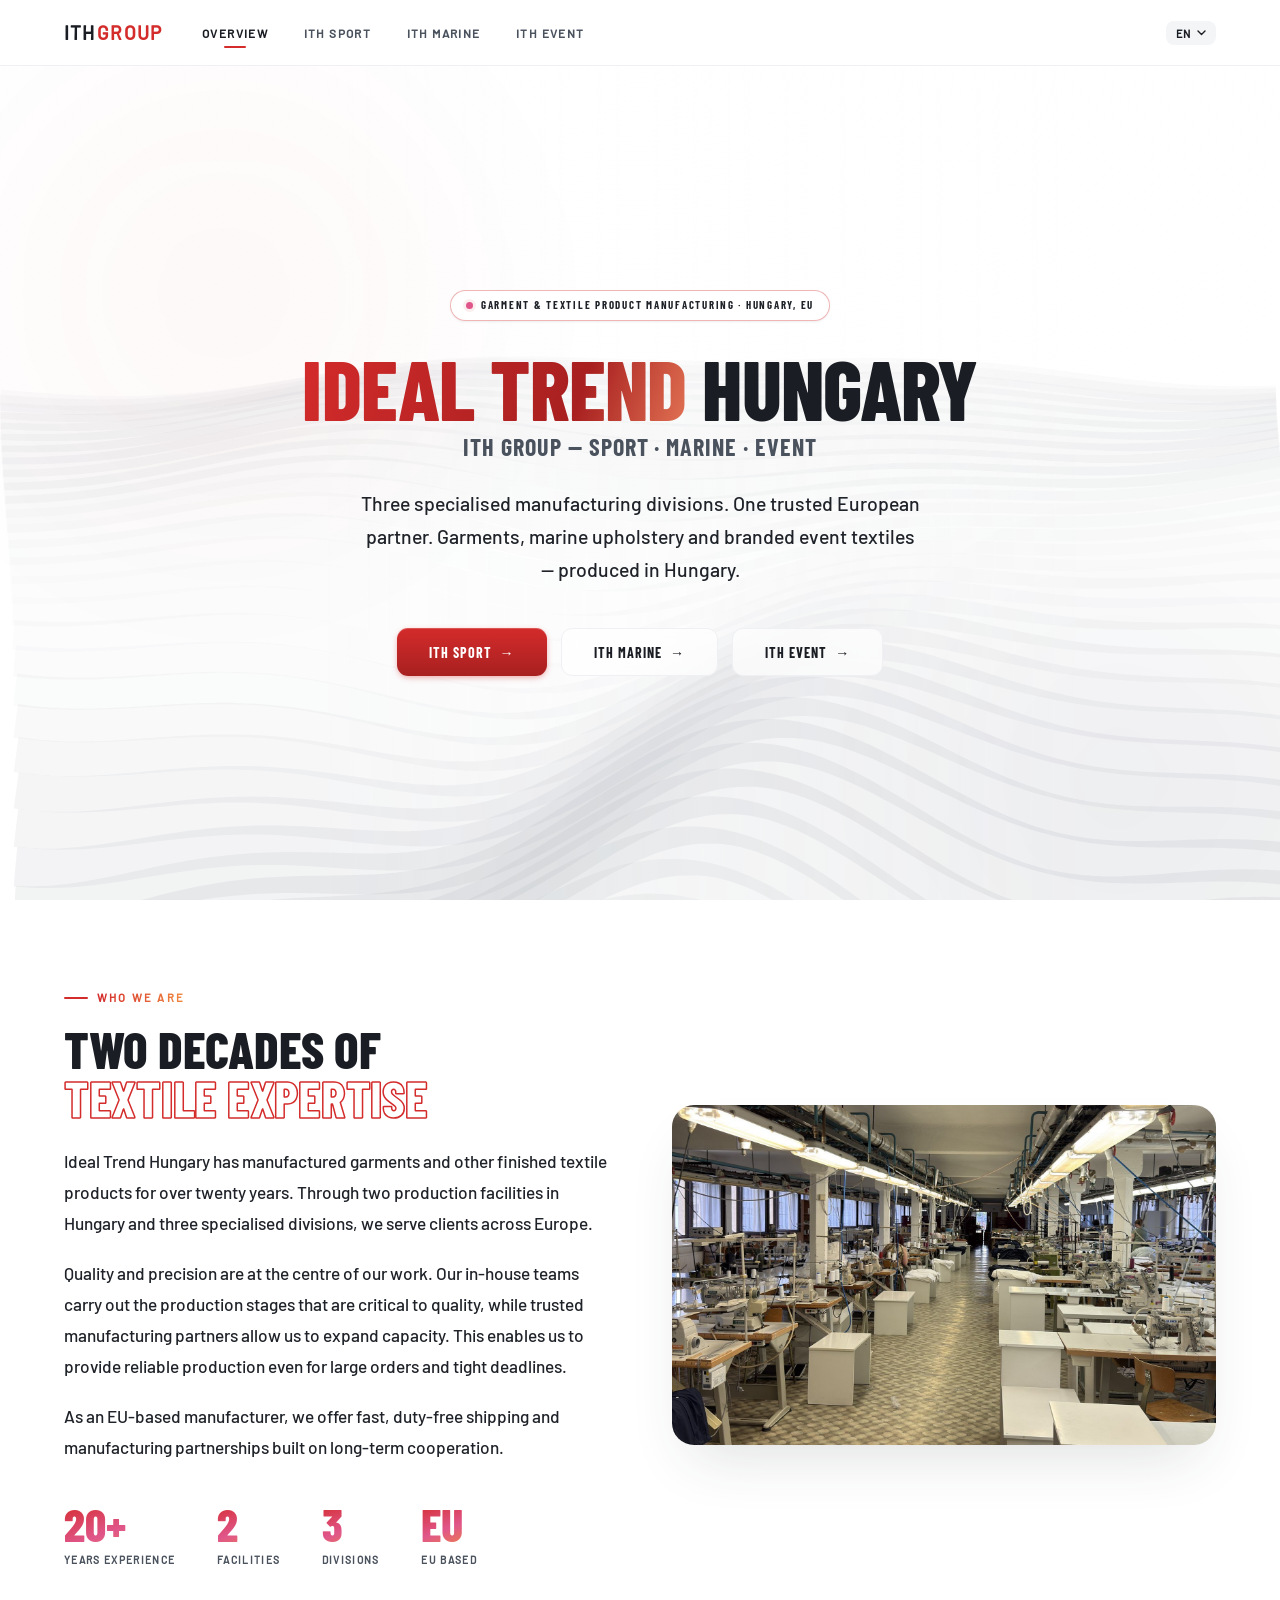
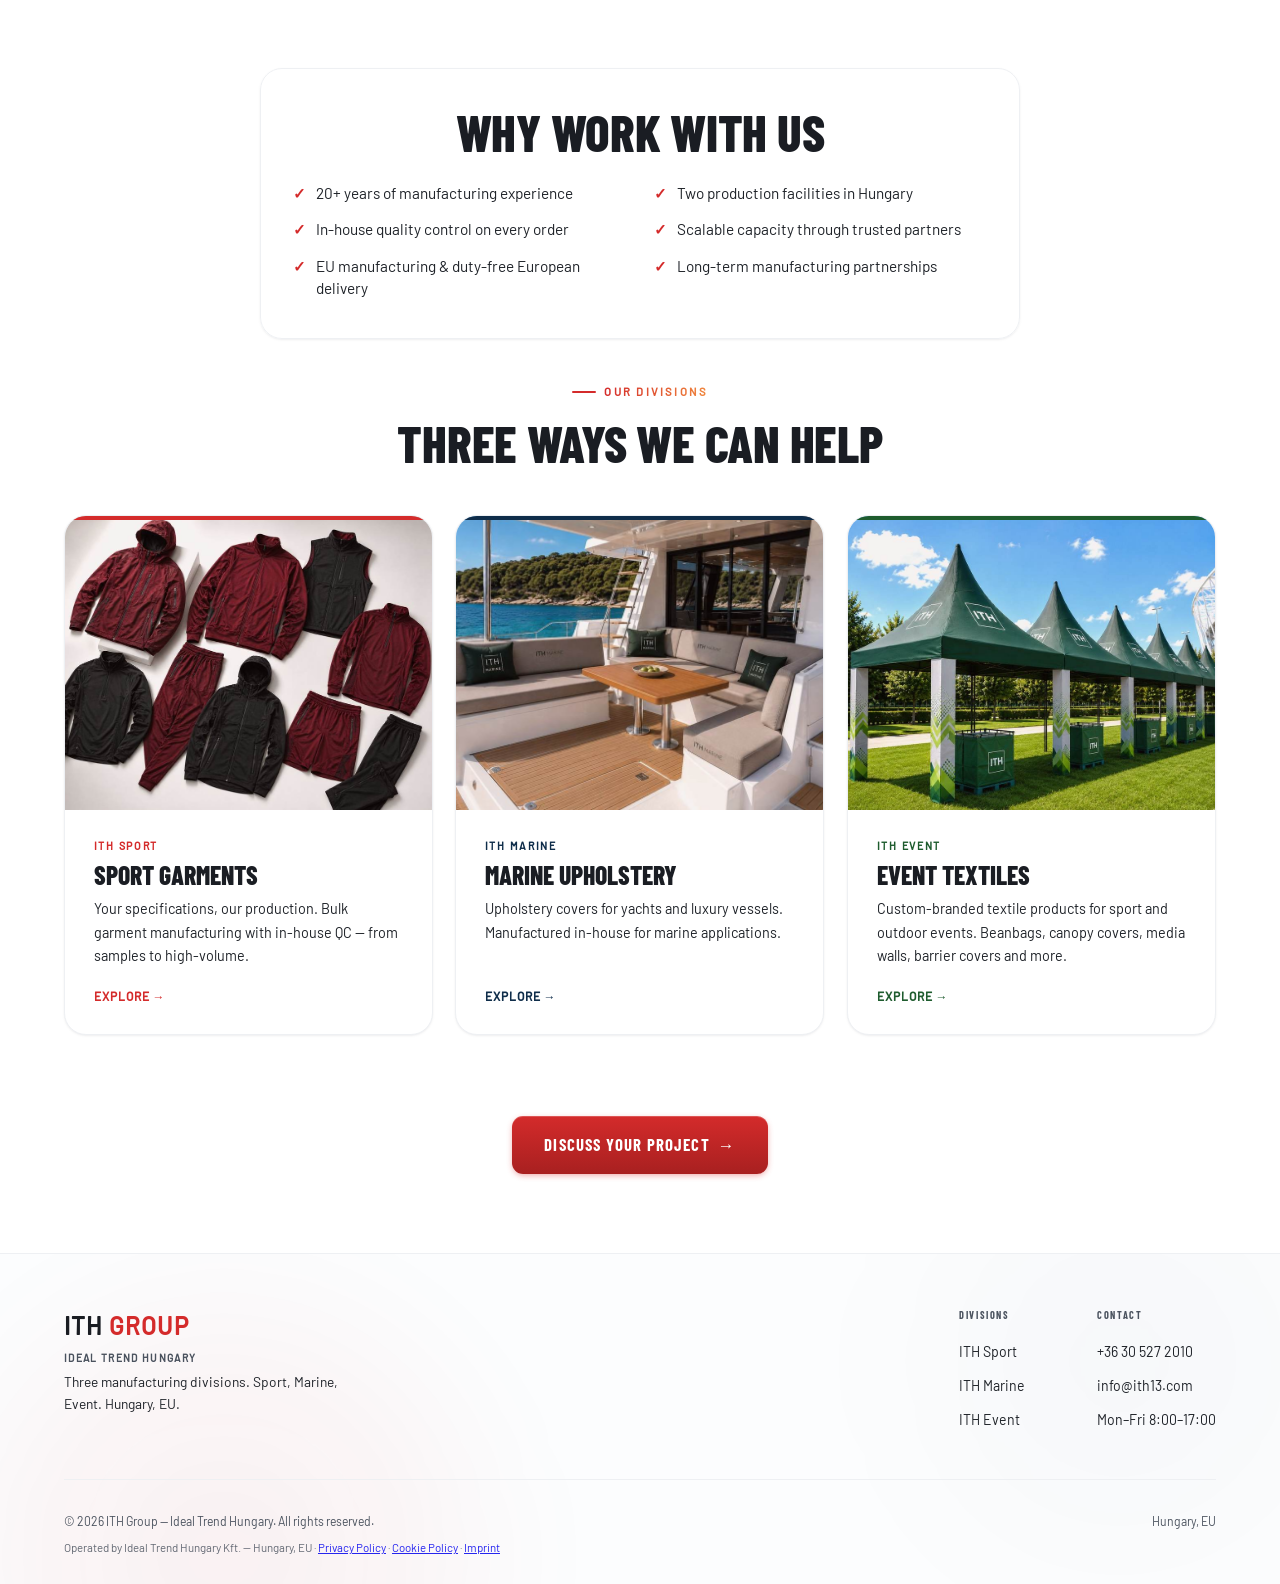
<file: index.html>
<!DOCTYPE html>
<html lang="en">
<head>
<meta charset="UTF-8">
<!-- The deployment copy supplies the Web3Forms submission identifier here. -->
<meta name="ith-web3forms-access-key" content="">
<meta name="viewport" content="width=device-width,initial-scale=1.0"/>
<meta name="color-scheme" content="light only"/>
<meta name="supported-color-schemes" content="light"/>

<!-- ── PRIMARY SEO ── -->
<title>ITH Group | Garment & Textile Product Manufacturer in Hungary</title>
<meta name="description" content="Hungarian B2B manufacturer of garments, marine upholstery covers and custom-branded event textile products. EU production and duty-free delivery."/>
<meta name="keywords" content="contract textile manufacturer, garment manufacturer Hungary, EU clothing manufacturer, private label manufacturer Europe, marine upholstery manufacturer, boat seat cushions, event textiles, branded tents banners, OEM textile production, cut and sew manufacturer EU, textile manufacturing Hungary"/>
<meta name="author" content="ITH Group — Ideal Trend Hungary"/>
<meta name="robots" content="index,follow,max-image-preview:large"/>
<link rel="canonical" href="https://ith13.com/"/>
<meta name="language" content="English, Hungarian"/>

<!-- ── GEO TARGETING (EU / Hungary) ── -->
<meta name="geo.region" content="HU"/>
<meta name="geo.placename" content="Hungary"/>
<meta name="ICBM" content="47.1625, 19.5033"/>

<!-- ── OPEN GRAPH (LinkedIn / Facebook / WhatsApp) ── -->
<meta property="og:type" content="website"/>
<meta property="og:site_name" content="ITH Group"/>
<meta property="og:title" content="ITH Group | Garment &amp; Textile Product Manufacturer"/>
<meta property="og:description" content="Garments, marine upholstery covers and custom-branded event textile products, manufactured in Hungary for European B2B customers."/>
<meta property="og:url" content="https://ith13.com/"/>
<meta property="og:locale" content="en_GB"/>
<meta property="og:locale:alternate" content="hu_HU"/>
<meta property="og:locale:alternate" content="de_DE"/>
<meta property="og:locale:alternate" content="it_IT"/>
<meta property="og:image" content="https://ith13.com/og-image.jpg"/>

<!-- ── TWITTER / X CARD ── -->
<meta name="twitter:card" content="summary_large_image"/>
<meta name="twitter:title" content="ITH Group | Garment &amp; Textile Product Manufacturer"/>
<meta name="twitter:description" content="Garments, marine upholstery covers and custom-branded event textile products, manufactured in Hungary for European B2B customers."/>
<meta name="twitter:image" content="https://ith13.com/og-image.jpg"/>

<!-- ── FAVICON (inline SVG, no external file) ── -->
<link rel="icon" href="data:image/svg+xml,%3Csvg xmlns='http://www.w3.org/2000/svg' viewBox='0 0 64 64'%3E%3Crect width='64' height='64' rx='12' fill='%23d42b2b'/%3E%3Ctext x='50%25' y='50%25' dominant-baseline='central' text-anchor='middle' font-family='Arial,sans-serif' font-weight='800' font-size='26' fill='white'%3EITH%3C/text%3E%3C/svg%3E"/>
<link rel="apple-touch-icon" href="data:image/svg+xml,%3Csvg xmlns='http://www.w3.org/2000/svg' viewBox='0 0 64 64'%3E%3Crect width='64' height='64' rx='12' fill='%23d42b2b'/%3E%3Ctext x='50%25' y='50%25' dominant-baseline='central' text-anchor='middle' font-family='Arial,sans-serif' font-weight='800' font-size='26' fill='white'%3EITH%3C/text%3E%3C/svg%3E"/>

<!-- ── STRUCTURED DATA (helps Google understand the business) ── -->
<script type="application/ld+json">
{
  "@context":"https://schema.org",
  "@type":"Manufacturer",
  "name":"ITH Group — Ideal Trend Hungary",
  "url":"https://ith13.com/",
  "email":"info@ith13.com",
  "telephone":"+36305272010",
  "description":"Hungarian B2B manufacturer of garments, marine upholstery covers and custom-branded event textile products for European customers.",
  "foundingDate":"2004",
  "areaServed":"European Union",
  "address":{"@type":"PostalAddress","addressCountry":"HU","addressRegion":"Hungary"},
  "location":[
    {"@type":"Place","name":"ITH Production — Zalaegerszeg","address":{"@type":"PostalAddress","addressLocality":"Zalaegerszeg","addressCountry":"HU"}},
    {"@type":"Place","name":"ITH Production — Békés","address":{"@type":"PostalAddress","addressLocality":"Békés","addressCountry":"HU"}}
  ],
  "knowsLanguage":["en","hu","de","it"],
  "makesOffer":[
    {"@type":"Offer","itemOffered":{"@type":"Service","name":"Contract garment manufacturing"}},
    {"@type":"Offer","itemOffered":{"@type":"Service","name":"Marine upholstery cover manufacturing"}},
    {"@type":"Offer","itemOffered":{"@type":"Service","name":"Custom-branded event textile product manufacturing"}}
  ]
}
</script>

<link rel="stylesheet" href="./fonts/barlow.css"/>
<style>
*,*::before,*::after{box-sizing:border-box;margin:0;padding:0;}
:root{color-scheme:light;}
html{background-color:#fff !important;}
body{background-color:transparent !important;}
@media (prefers-color-scheme:dark){
  html{background-color:#fff !important;color:#2b2f38 !important;}
  body{background-color:transparent !important;color:#2b2f38 !important;}
}
html{scroll-behavior:smooth;-webkit-font-smoothing:antialiased;text-rendering:optimizeLegibility;background:#fff;color-scheme:light;}
body{font-family:'Barlow',sans-serif;color:var(--ink);background:transparent;overflow-x:hidden;line-height:1.5;}
/* translucent veil between fabric and content so the fabric reads everywhere but text stays crisp */
body::before{content:'';position:fixed;inset:0;z-index:0;pointer-events:none;background:rgba(255,255,255,.8);}

:root{
  --accent:#d42b2b;--accent-dark:#a82020;--accent-soft:rgba(212,43,43,.08);
  --red:#d42b2b;--navy:#0f2d4a;--green:#1e5c2e;
  --ink:#1a1d23;--body:#1f2329;--muted:#4a525e;
  --line:#eef0f3;--off:#fcfdfe;--panel-2:#f3f5f7;
  --nav-h:66px;
  --shadow-sm:0 1px 2px rgba(43,47,56,.03),0 1px 3px rgba(43,47,56,.05);
  --shadow-md:0 4px 10px -2px rgba(43,47,56,.05),0 12px 24px -8px rgba(43,47,56,.06);
  --shadow-lg:0 16px 38px -14px rgba(43,47,56,.12),0 8px 16px -10px rgba(43,47,56,.06);
  --shadow-xl:0 28px 60px -20px rgba(43,47,56,.16);
  --radius:14px;--radius-sm:10px;--radius-lg:22px;
  --ease:cubic-bezier(.22,.61,.36,1);
  --ease-out:cubic-bezier(.16,.84,.44,1);
}

/* ── ACCESSIBILITY: skip link + focus-visible ── */
.skip-link{position:absolute;top:-40px;left:0;z-index:1000;background:var(--ink);color:#fff;
  padding:.6rem 1rem;border-radius:0 0 var(--radius-sm) 0;font-family:'Barlow',sans-serif;
  font-size:.85rem;font-weight:700;text-decoration:none;transition:top .2s var(--ease);}
.skip-link:focus{top:0;}
a:focus-visible,button:focus-visible,[tabindex]:focus-visible{outline:2px solid var(--accent);outline-offset:2px;}
@media(prefers-reduced-motion:reduce){html{scroll-behavior:auto;}}

/* ── ANIMATED GRADIENT BACKDROP ── */
.aurora{position:absolute;inset:0;overflow:hidden;pointer-events:none;z-index:0;}
.aurora::before,.aurora::after{content:'';position:absolute;border-radius:50%;filter:blur(80px);opacity:.5;will-change:transform;}
.aurora::before{width:55vw;height:55vw;background:radial-gradient(circle,var(--accent-soft),transparent 70%);top:-15%;left:-10%;animation:drift1 22s var(--ease) infinite alternate;}
.aurora::after{width:45vw;height:45vw;background:radial-gradient(circle,rgba(15,45,74,.06),transparent 70%);bottom:-20%;right:-10%;animation:drift2 26s var(--ease) infinite alternate;}
@keyframes drift1{to{transform:translate(12%,18%) scale(1.15);}}
@keyframes drift2{to{transform:translate(-14%,-12%) scale(1.2);}}

/* ── PHOTO PLACEHOLDER ── */
.photo{background:linear-gradient(135deg,#fcfcfd 0%,#f4f6f8 100%);position:relative;overflow:hidden;border-radius:var(--radius);border:1px solid var(--line);}
.photo::after{content:'';position:absolute;inset:0;
  background:
    radial-gradient(circle at 30% 30%,rgba(255,255,255,.7),transparent 55%),
    repeating-linear-gradient(135deg,rgba(43,47,56,.012) 0 1px,transparent 1px 11px);
  pointer-events:none;}
.photo::before{content:'';position:absolute;top:50%;left:50%;width:40px;height:40px;
  transform:translate(-50%,-50%);border-radius:50%;
  background:rgba(43,47,56,.025);
  box-shadow:0 0 0 8px rgba(43,47,56,.012);pointer-events:none;}

/* ── NAV ── */
nav{position:fixed;top:0;left:0;right:0;z-index:500;height:var(--nav-h);
  background:rgba(255,255,255,.72);backdrop-filter:blur(20px) saturate(180%);
  -webkit-backdrop-filter:blur(20px) saturate(180%);
  border-bottom:1px solid var(--line);
  transition:box-shadow .4s var(--ease),background .4s var(--ease);}
nav.scrolled{box-shadow:var(--shadow-md);background:rgba(255,255,255,.85);}
.nav-wrap{display:flex;align-items:center;height:var(--nav-h);padding:0 max(5vw,1.5rem);gap:1.5rem;max-width:1500px;margin:0 auto;}
.nav-logo{font-family:'Barlow',sans-serif;font-size:1.18rem;font-weight:800;
  letter-spacing:.06em;text-transform:uppercase;color:var(--ink);text-decoration:none;
  flex-shrink:0;cursor:pointer;transition:opacity .2s;display:flex;align-items:center;gap:.1em;}
.nav-logo:hover{opacity:.6;}
.nav-logo em{font-style:normal;transition:color .3s;}
.nav-logo .lg-group{color:var(--accent);}
.nav-divs{display:flex;overflow-x:auto;scrollbar-width:none;flex:1;gap:.2rem;}
.nav-divs::-webkit-scrollbar{display:none;}
.nd{position:relative;font-family:'Barlow',sans-serif;font-size:.74rem;font-weight:700;
  letter-spacing:.12em;text-transform:uppercase;height:var(--nav-h);padding:0 1rem;
  border:none;background:none;color:var(--muted);cursor:pointer;white-space:nowrap;
  transition:color .25s var(--ease);}
.nd::after{content:'';position:absolute;left:50%;bottom:18px;width:0;height:2px;border-radius:2px;
  background:var(--accent);transform:translateX(-50%);transition:width .3s var(--ease),background .3s;}
.nd:hover{color:var(--ink);}
.nd:hover::after{width:14px;}
.nd.act{color:var(--ink);}
.nd.act::after{width:22px;}
.nd.a-sport.act::after{background:var(--red);}
.nd.a-marine.act::after{background:var(--navy);}
.nd.a-event.act::after{background:var(--green);}
.nav-right{display:flex;align-items:center;gap:.7rem;flex-shrink:0;}
.lang-sw{position:relative;}
.lang-trigger{display:flex;align-items:center;gap:.4rem;background:var(--panel-2);border:none;border-radius:8px;
  padding:.35rem .6rem;font-family:'Barlow',sans-serif;font-size:.68rem;font-weight:700;letter-spacing:.06em;
  color:var(--ink);cursor:pointer;transition:background .25s var(--ease);}
.lang-trigger:hover{background:#e9ecef;}
.lang-chevron{flex-shrink:0;transition:transform .25s var(--ease);}
.lang-trigger[aria-expanded="true"] .lang-chevron{transform:rotate(180deg);}
.lang-menu{display:none;flex-direction:column;gap:.1rem;position:absolute;top:calc(100% + 8px);right:0;
  min-width:168px;background:#fff;border:1px solid var(--line);border-radius:var(--radius-sm);
  box-shadow:var(--shadow-xl);padding:.35rem;z-index:20;}
.lang-menu.open{display:flex;}
.lang-menu .lb{display:flex;align-items:center;gap:.6rem;width:100%;font-family:'Barlow',sans-serif;
  font-size:.78rem;font-weight:600;padding:.5rem .6rem;border:none;background:none;color:var(--ink);
  cursor:pointer;border-radius:8px;text-align:left;transition:background .2s var(--ease);}
.lang-menu .lb:hover{background:var(--panel-2);}
.lang-menu .lb.on{background:var(--panel-2);}
.lang-menu .lb .lang-name{flex:1;}
.lang-menu .lb .lang-code{font-size:.66rem;font-weight:700;letter-spacing:.05em;color:var(--muted);}
.quote-btn{position:relative;font-family:'Barlow',sans-serif;font-size:.74rem;font-weight:700;
  letter-spacing:.08em;text-transform:uppercase;color:#fff;
  background:linear-gradient(180deg,var(--accent),var(--accent-dark));
  border:none;padding:.55rem 1.15rem;cursor:pointer;white-space:nowrap;border-radius:9px;
  box-shadow:0 1px 2px rgba(212,43,43,.4),inset 0 1px 0 rgba(255,255,255,.18);
  transition:transform .2s var(--ease),box-shadow .25s var(--ease);overflow:hidden;}
.quote-btn:hover{transform:translateY(-1px);box-shadow:0 6px 16px -4px rgba(212,43,43,.5),inset 0 1px 0 rgba(255,255,255,.2);}
.quote-btn:active{transform:translateY(0);}

/* ── SECTIONS ── */
.div-section{display:none;position:relative;z-index:1;}
.div-section.on{display:block;}
.div-section{padding-top:var(--nav-h);}

/* ── TYPOGRAPHY ── */
.ey{display:inline-flex;align-items:center;gap:.55rem;margin-bottom:1.1rem;}
.ey-line{width:24px;height:2px;border-radius:2px;background:var(--accent);flex-shrink:0;
  transition:background .3s,width .6s var(--ease) .2s;}
.ey-txt{font-family:'Barlow',sans-serif;font-size:.7rem;font-weight:700;
  letter-spacing:.2em;text-transform:uppercase;
  background:linear-gradient(90deg,var(--accent),var(--accent-dark));
  -webkit-background-clip:text;background-clip:text;-webkit-text-fill-color:transparent;color:var(--accent);
  transition:color .3s;}
.h1{font-family:'Barlow Condensed',sans-serif;font-weight:800;text-transform:uppercase;
  letter-spacing:-.005em;line-height:.92;font-size:clamp(3rem,7vw,6rem);color:var(--ink);}
.h1 .ac{color:var(--accent);transition:color .3s;}
.h1 .ot{-webkit-text-stroke:1.5px var(--accent);color:transparent;}
.h2{font-family:'Barlow Condensed',sans-serif;font-weight:800;text-transform:uppercase;
  letter-spacing:-.005em;line-height:.96;font-size:clamp(2rem,4vw,3.3rem);color:var(--ink);}
.h2 .ot{-webkit-text-stroke:1.5px var(--accent);color:transparent;}
.body-t{font-size:1.08rem;line-height:1.8;color:var(--body);font-weight:450;}

/* ── BUTTONS ── */
.btn{position:relative;display:inline-flex;align-items:center;gap:.5rem;font-family:'Barlow Condensed',sans-serif;
  font-size:.88rem;font-weight:700;letter-spacing:.07em;text-transform:uppercase;
  cursor:pointer;text-decoration:none;border:none;padding:.92rem 2rem;border-radius:11px;
  transition:transform .22s var(--ease),box-shadow .3s var(--ease),background .25s;overflow:hidden;}
.btn>*{position:relative;z-index:1;}
.btn-red{color:#fff;background:linear-gradient(180deg,var(--accent),var(--accent-dark));
  box-shadow:0 2px 6px -1px rgba(212,43,43,.45),inset 0 1px 0 rgba(255,255,255,.2);}
.btn-red:hover{transform:translateY(-2px);box-shadow:0 12px 28px -8px rgba(212,43,43,.55),inset 0 1px 0 rgba(255,255,255,.25);}
.btn-red:active{transform:translateY(0);}
.btn-out{background:#fff;border:1.5px solid var(--line);color:var(--ink);box-shadow:var(--shadow-sm);}
.btn-out:hover{transform:translateY(-2px);border-color:var(--accent);color:var(--accent);box-shadow:var(--shadow-md);}
.btn-light{background:rgba(255,255,255,.7);backdrop-filter:blur(10px);border:1.5px solid var(--line);color:var(--ink);}
.btn-light:hover{transform:translateY(-2px);border-color:var(--accent);color:var(--accent);box-shadow:var(--shadow-md);}
.btn .arr{transition:transform .25s var(--ease);}
.btn:hover .arr{transform:translateX(3px);}

/* ── SECTION HEADERS ── */
.sec-head{text-align:center;max-width:660px;margin:0 auto;padding:0 5vw;}
.sec-head .ey{justify-content:center;}

/* ── HERO SPLIT (divisions) ── */
.hero-split{display:grid;grid-template-columns:1fr;min-height:calc(80vh - var(--nav-h));position:relative;}
.hero-left{padding:9vh 5vw;display:flex;flex-direction:column;justify-content:center;position:relative;z-index:2;max-width:780px;}
.hero-sub{font-size:1.15rem;line-height:1.75;color:var(--body);font-weight:450;max-width:440px;margin:1.6rem 0 2.4rem;}
.hero-actions{display:flex;gap:.9rem;flex-wrap:wrap;}
.hero-left>*{animation:fadeUp .85s var(--ease) backwards;}
.hero-left>*:nth-child(1){animation-delay:.06s;}
.hero-left>*:nth-child(2){animation-delay:.14s;}
.hero-left>*:nth-child(3){animation-delay:.22s;}
.hero-left>*:nth-child(4){animation-delay:.3s;}
@keyframes fadeUp{from{opacity:0;transform:translateY(26px);}to{opacity:1;transform:translateY(0);}}

/* ── DIVISION INTRO (single photo + text) ── */
.intro{max-width:1500px;margin:0 auto;padding:7vh 5vw;display:grid;grid-template-columns:1fr 1fr;gap:clamp(2rem,5vw,5rem);align-items:center;}
.intro-text .body-t{margin-bottom:1.1rem;}
.intro-photo{position:relative;aspect-ratio:16/10;border-radius:var(--radius-lg);overflow:hidden;box-shadow:var(--shadow-lg);}
.intro-photo .photo{position:absolute;inset:0;border-radius:0;}
.pillars{display:flex;flex-direction:column;gap:.6rem;margin-top:2rem;}
.pillar{display:flex;align-items:flex-start;gap:.9rem;padding:1.05rem 1.2rem;background:#fff;
  border:1px solid var(--line);border-radius:var(--radius-sm);box-shadow:var(--shadow-sm);
  transition:transform .3s var(--ease),box-shadow .3s var(--ease),border-color .3s;}
.pillar:hover{transform:translateX(5px);box-shadow:var(--shadow-md);border-color:rgba(212,43,43,.25);}
.pillar-dot{width:9px;height:9px;border-radius:50%;background:var(--accent);margin-top:.45rem;flex-shrink:0;
  box-shadow:0 0 0 4px var(--accent-soft);}
.pillar-name{font-family:'Barlow Condensed',sans-serif;font-size:.92rem;font-weight:700;
  text-transform:uppercase;letter-spacing:.03em;margin-bottom:.18rem;color:var(--ink);}
.pillar-desc{font-size:.84rem;color:var(--body);line-height:1.55;}

/* ── SERVICES ── */
.srv-wrap{padding:8vh 0 4vh;position:relative;}
.srv-grid{max-width:1500px;margin:3.5rem auto 0;padding:0 5vw;display:grid;grid-template-columns:repeat(3,1fr);gap:1rem;}
.srv-card{padding:2rem 1.8rem;background:#fff;border:1px solid var(--line);border-radius:var(--radius);
  position:relative;overflow:hidden;box-shadow:var(--shadow-sm);
  transition:transform .35s var(--ease),box-shadow .35s var(--ease),border-color .35s;}
.srv-card::before{content:'';position:absolute;inset:0;border-radius:var(--radius);padding:1px;
  background:linear-gradient(135deg,var(--accent),transparent 50%);
  -webkit-mask:linear-gradient(#fff 0 0) content-box,linear-gradient(#fff 0 0);
  -webkit-mask-composite:xor;mask-composite:exclude;opacity:0;transition:opacity .35s;}
.srv-card:hover{transform:translateY(-5px);box-shadow:var(--shadow-lg);border-color:transparent;}
.srv-card:hover::before{opacity:1;}
.srv-ic{width:46px;height:46px;border-radius:12px;display:flex;align-items:center;justify-content:center;
  font-size:1.35rem;margin-bottom:1.1rem;background:var(--accent-soft);
  transition:transform .35s var(--ease);}
.srv-card:hover .srv-ic{transform:scale(1.1) rotate(-4deg);}
.srv-name{font-family:'Barlow Condensed',sans-serif;font-size:1.12rem;font-weight:700;
  text-transform:uppercase;letter-spacing:.02em;margin-bottom:.5rem;color:var(--ink);}
.srv-desc{font-size:.88rem;line-height:1.65;color:var(--body);}

/* ── GALLERY ── */
.gallery{padding:8vh 5vw;background:transparent;position:relative;border-block:1px solid var(--line);}
.gallery-grid{max-width:1200px;margin:3rem auto 0;display:grid;grid-template-columns:repeat(3,1fr);gap:1rem;justify-content:center;}
.gallery-grid .photo{aspect-ratio:3/4;box-shadow:var(--shadow-sm);transition:transform .4s var(--ease),box-shadow .4s var(--ease);border-radius:var(--radius);overflow:hidden;}
.gallery-grid .photo:hover{transform:translateY(-4px) scale(1.01);box-shadow:var(--shadow-lg);}
.gallery-grid .photo.tall{aspect-ratio:3/4;}
/* wide (landscape) images span all 3 columns, centered, fixed ratio */
.gallery-grid .photo.wide{grid-column:1 / -1;aspect-ratio:16/9;max-width:820px;width:100%;margin:0 auto;}
/* a grid with just two images: center them, sized like they occupy the 3-col width */
.gallery-grid-pair{grid-template-columns:repeat(2,minmax(0,1fr));max-width:720px;}
/* Marine/Event feature layout: wide image, 2x2 standing images, wide image — all centered */
.gallery-grid-feature{grid-template-columns:repeat(2,minmax(0,1fr));max-width:820px;gap:1rem;}
.gallery-grid-feature .photo{aspect-ratio:3/4;}
.gallery-grid-feature .photo.wide{grid-column:1 / -1;aspect-ratio:16/9;max-width:none;width:100%;margin:0;}
.product-row{max-width:1200px;margin:3rem auto 1rem;display:grid;grid-template-columns:repeat(3,1fr);gap:1rem;justify-content:center;}
.product-row .photo{aspect-ratio:3/4;box-shadow:var(--shadow-sm);transition:transform .4s var(--ease),box-shadow .4s var(--ease);border-radius:var(--radius);overflow:hidden;}
.product-row .photo:hover{transform:translateY(-4px);box-shadow:var(--shadow-lg);}

/* ── CONTACT ── */
.contact-sec{max-width:1500px;margin:0 auto;padding:7vh 5vw;display:grid;grid-template-columns:.9fr 1.1fr;gap:clamp(2rem,5vw,4.5rem);align-items:start;}
.contact-left h3{font-family:'Barlow Condensed',sans-serif;font-size:1.6rem;font-weight:700;
  text-transform:uppercase;margin:1rem 0 .8rem;color:var(--ink);}
.contact-item{display:flex;align-items:flex-start;gap:.9rem;margin-bottom:1.3rem;}
.contact-icon{width:42px;height:42px;border-radius:11px;background:var(--accent-soft);color:var(--accent);
  display:flex;align-items:center;justify-content:center;font-size:1rem;flex-shrink:0;transition:all .3s;}
.contact-item:hover .contact-icon{background:var(--accent);color:#fff;transform:scale(1.05);}
.contact-item strong{font-family:'Barlow Condensed',sans-serif;font-size:.64rem;font-weight:700;
  letter-spacing:.13em;text-transform:uppercase;color:var(--muted);display:block;margin-bottom:.2rem;}
.contact-item span{font-size:.94rem;color:var(--ink);}
.form-card{background:#fff;border:1px solid var(--line);border-radius:var(--radius-lg);
  padding:2.4rem;box-shadow:var(--shadow-lg);}
.form-group{margin-bottom:1rem;}
.form-row{display:grid;grid-template-columns:1fr 1fr;gap:1rem;}
label{font-family:'Barlow Condensed',sans-serif;font-size:.66rem;font-weight:700;
  letter-spacing:.12em;text-transform:uppercase;display:block;margin-bottom:.4rem;color:var(--ink);}
input,select,textarea{width:100%;background:#f6f7f9;border:1.5px solid var(--line);border-radius:10px;
  padding:.8rem .95rem;font-family:'Barlow',sans-serif;font-size:.92rem;color:var(--ink);
  outline:none;transition:border-color .25s,box-shadow .25s,background .25s;resize:none;
  -webkit-appearance:none;appearance:none;}
input:focus,select:focus,textarea:focus{border-color:var(--accent);background:#fff;box-shadow:0 0 0 4px var(--accent-soft);}
textarea{height:110px;}

/* ── STATS ── */
.stats-row{display:flex;gap:2.6rem;margin-top:2.4rem;flex-wrap:wrap;}
.stat-num{font-family:'Barlow Condensed',sans-serif;font-size:2.9rem;font-weight:800;
  background:linear-gradient(180deg,var(--accent),var(--accent-dark));
  -webkit-background-clip:text;background-clip:text;-webkit-text-fill-color:transparent;
  line-height:1;display:block;}
.stat-lbl{font-family:'Barlow',sans-serif;font-size:.64rem;font-weight:700;
  letter-spacing:.13em;text-transform:uppercase;color:var(--muted);display:block;margin-top:.35rem;}

/* ── GROUP HERO ── */
.group-hero{min-height:calc(100vh - var(--nav-h));position:relative;display:flex;
  align-items:center;justify-content:center;overflow:hidden;
  background:radial-gradient(ellipse 80% 60% at 50% 0%,rgba(255,255,255,.4) 0%,transparent 100%);}
.fabric-bg{position:fixed;inset:0;width:100vw;height:100vh;z-index:0;
  pointer-events:none;opacity:0;transition:opacity 1.6s var(--ease);}
.fabric-bg.ready{opacity:.7;}
/* colorful small-text accents on the overview (independent of the grey bg) */
#div-group .ey-txt{background:linear-gradient(90deg,#d42b2b,#f0883e);-webkit-background-clip:text;background-clip:text;-webkit-text-fill-color:transparent;}
#div-group .stat-num{background:linear-gradient(160deg,#d42b2b,#e0568a 55%,#f0883e);-webkit-background-clip:text;background-clip:text;-webkit-text-fill-color:transparent;}
#div-group .group-badge{border-color:rgba(212,43,43,.35);}
#div-group .group-badge .dot{background:#e0568a;}
#div-group .pillar-dot{background:linear-gradient(135deg,#d42b2b,#f0883e);}
@media(prefers-reduced-motion:reduce){.fabric-bg{display:none;}}
.group-hero-content{position:relative;z-index:2;text-align:center;padding:0 5vw;max-width:1000px;}
.group-hero-content>*{animation:fadeUp .9s var(--ease) backwards;}
.group-hero-content>*:nth-child(1){animation-delay:.08s;}
.group-hero-content>*:nth-child(2){animation-delay:.18s;}
.group-hero-content>*:nth-child(3){animation-delay:.28s;}
.group-hero-content>*:nth-child(4){animation-delay:.38s;}
.group-badge{display:inline-flex;align-items:center;gap:.5rem;padding:.4rem .9rem;border-radius:100px;
  background:rgba(255,255,255,.8);backdrop-filter:blur(10px);border:1px solid var(--line);
  box-shadow:var(--shadow-sm);margin-bottom:1.8rem;}
.group-badge .dot{width:7px;height:7px;border-radius:50%;background:var(--accent);
  box-shadow:0 0 0 3px var(--accent-soft);animation:pulse 2.4s var(--ease) infinite;}
@keyframes pulse{0%,100%{box-shadow:0 0 0 3px var(--accent-soft);}50%{box-shadow:0 0 0 6px rgba(212,43,43,.12);}}
.group-badge span{font-family:'Barlow Condensed',sans-serif;font-size:.68rem;font-weight:700;
  letter-spacing:.16em;text-transform:uppercase;color:var(--body);}
.group-name{font-family:'Barlow Condensed',sans-serif;font-size:clamp(2.6rem,6.5vw,5.3rem);
  font-weight:800;text-transform:uppercase;letter-spacing:-.01em;line-height:.92;color:var(--ink);margin-bottom:.4rem;}
.group-name em{font-style:normal;
  background:linear-gradient(110deg,var(--accent) 0%,var(--accent-dark) 30%,#ff9d6e 48%,#ffffff 52%,#ff9d6e 56%,var(--accent) 74%,var(--accent-dark) 100%);
  background-size:250% 100%;
  -webkit-background-clip:text;background-clip:text;-webkit-text-fill-color:transparent;
  animation:shineLoop 5.5s linear infinite;}
@keyframes shineLoop{0%{background-position:180% 0;}100%{background-position:-80% 0;}}
.group-name .sub{display:block;font-size:clamp(1rem,2vw,1.5rem);font-weight:700;letter-spacing:.04em;
  color:var(--muted);-webkit-text-fill-color:var(--muted);margin-top:.6rem;}
.group-sub{font-size:1.22rem;line-height:1.7;color:var(--body);font-weight:450;max-width:560px;margin:1.8rem auto 2.6rem;}
.group-cta-primary{margin:0 0 1.6rem;}
.group-cta-primary .btn{font-size:1.05rem;padding:1rem 2rem;}
.group-btns{display:flex;gap:.9rem;justify-content:center;flex-wrap:wrap;}
/* ── WHO WE ARE ── */
.wwa{max-width:1500px;margin:0 auto;padding:9vh 5vw;display:grid;grid-template-columns:1fr 1fr;gap:clamp(2rem,5vw,5rem);align-items:center;}
.wwa-text .body-t{margin-bottom:1.15rem;}
.wwa-photo{position:relative;aspect-ratio:16/10;border-radius:var(--radius-lg);overflow:hidden;box-shadow:var(--shadow-xl);}
.wwa-photo .photo{position:absolute;inset:0;border-radius:0;}
/* Facility photo is the only zoomable image */
.wwa-photo.zoomable{cursor:zoom-in;}
.wwa-photo.zoomable::after{content:'⤢';position:absolute;bottom:.7rem;right:.8rem;
  width:34px;height:34px;display:flex;align-items:center;justify-content:center;
  background:rgba(0,0,0,.55);color:#fff;border-radius:8px;font-size:1rem;
  opacity:0;transition:opacity .3s;pointer-events:none;}
.wwa-photo.zoomable:hover::after{opacity:1;}
.facility-lightbox{position:fixed;inset:0;z-index:990;display:none;
  background:rgba(20,22,26,.92);align-items:center;justify-content:center;padding:3vh 3vw;cursor:zoom-out;}
.facility-lightbox.open{display:flex;}
.facility-lightbox img{max-width:100%;max-height:100%;border-radius:8px;box-shadow:0 20px 60px rgba(0,0,0,.5);}
.facility-lightbox-close{position:absolute;top:1.2rem;right:1.4rem;width:44px;height:44px;border-radius:50%;
  border:none;background:rgba(255,255,255,.15);color:#fff;font-size:1.3rem;cursor:pointer;
  display:flex;align-items:center;justify-content:center;transition:background .2s;}
.facility-lightbox-close:hover{background:rgba(255,255,255,.3);}
/* ── DIVISION CHOOSER ── */
.chooser-overlay{position:fixed;inset:0;z-index:960;display:none;flex-direction:column;
  background:rgba(20,22,26,.96);backdrop-filter:blur(6px);-webkit-backdrop-filter:blur(6px);
  opacity:0;transition:opacity .4s var(--ease);}
.chooser-overlay.open{display:flex;opacity:1;}
.chooser-close{position:absolute;top:1.2rem;right:1.4rem;z-index:5;width:44px;height:44px;border-radius:50%;
  border:none;background:rgba(255,255,255,.15);color:#fff;font-size:1.3rem;cursor:pointer;
  display:flex;align-items:center;justify-content:center;transition:background .2s;}
.chooser-close:hover{background:rgba(255,255,255,.3);}
.chooser-head{text-align:center;color:#fff;padding:clamp(3rem,7vh,5rem) 1.5rem 1.5rem;}
.chooser-head h2{font-family:'Barlow Condensed',sans-serif;text-transform:uppercase;font-weight:700;
  font-size:clamp(1.5rem,3.5vw,2.4rem);letter-spacing:.01em;margin-bottom:.4rem;}
.chooser-head p{font-size:1rem;color:rgba(255,255,255,.7);}
.chooser-cols{flex:1;display:grid;grid-template-columns:repeat(3,1fr);gap:0;min-height:0;}
.chooser-col{position:relative;overflow:hidden;cursor:pointer;display:flex;align-items:flex-end;
  transition:flex-basis .4s var(--ease);}
.chooser-photo{position:absolute;inset:0;background-size:cover;background-position:center;
  transition:transform .6s var(--ease);}
.chooser-col:hover .chooser-photo{transform:scale(1.06);}
.chooser-veil{position:absolute;inset:0;transition:opacity .3s;}
.chooser-col:hover .chooser-veil{opacity:.85;}
.chooser-label{position:relative;z-index:2;width:100%;padding:2rem 1.5rem;color:#fff;text-align:center;
  display:flex;flex-direction:column;gap:.5rem;}
.chooser-name{font-family:'Barlow Condensed',sans-serif;text-transform:uppercase;font-weight:800;
  font-size:clamp(1.4rem,2.6vw,2rem);letter-spacing:.03em;}
.chooser-go{font-family:'Barlow Condensed',sans-serif;text-transform:uppercase;font-weight:700;
  font-size:.8rem;letter-spacing:.15em;opacity:0;transform:translateY(8px);transition:opacity .3s,transform .3s;}
.chooser-col:hover .chooser-go{opacity:1;transform:translateY(0);}
@media(max-width:720px){
  .chooser-cols{grid-template-columns:1fr;grid-auto-rows:1fr;}
  .chooser-go{opacity:1;transform:none;}
}

/* ── DIVISION CARDS ── */
.div-cards-head{text-align:center;padding:2vh 5vw 0;}
.div-cards{max-width:1500px;margin:3rem auto 9vh;padding:0 5vw;display:grid;grid-template-columns:repeat(3,1fr);gap:1.4rem;perspective:1400px;align-items:stretch;}
.div-card{position:relative;overflow:hidden;cursor:pointer;border-radius:var(--radius-lg);
  background:#fff;border:1px solid var(--line);box-shadow:var(--shadow-sm);
  transition:transform .18s var(--ease-out),box-shadow .4s var(--ease),border-color .4s;
  display:flex;flex-direction:column;height:100%;will-change:transform;}
.div-card:hover{box-shadow:var(--shadow-xl);border-color:transparent;}

.div-card-photo{position:relative;aspect-ratio:5/4;overflow:hidden;}
.div-card-photo .photo{position:absolute;inset:0;border-radius:0;transition:transform .7s var(--ease);}
.div-card:hover .div-card-photo .photo{transform:scale(1.06);}
.div-card-bar{position:absolute;top:0;left:0;right:0;height:4px;z-index:2;}
.div-card-body{padding:1.8rem;display:flex;flex-direction:column;flex:1;}
.div-card-tag{font-family:'Barlow',sans-serif;font-size:.66rem;font-weight:700;
  letter-spacing:.16em;text-transform:uppercase;margin-bottom:.5rem;}
.div-card-title{font-family:'Barlow Condensed',sans-serif;font-size:1.6rem;font-weight:800;
  text-transform:uppercase;color:var(--ink);margin-bottom:.6rem;line-height:1;}
.div-card-desc{font-size:.9rem;line-height:1.6;color:var(--body);margin-bottom:1.3rem;flex:1;}
.div-card-link{font-family:'Barlow',sans-serif;font-size:.75rem;font-weight:700;
  letter-spacing:.08em;text-transform:uppercase;display:inline-flex;align-items:center;gap:.4rem;}
.div-card-link .arr{transition:transform .25s var(--ease);}
.div-card:hover .div-card-link .arr{transform:translateX(4px);}

/* ── FOOTER ── */
footer{background:var(--off);color:var(--ink);padding:6vh 5vw 3vh;position:relative;overflow:hidden;border-top:1px solid var(--line);}
footer .aurora::before{background:radial-gradient(circle,var(--accent-soft),transparent 70%);opacity:.9;}
.footer-inner{max-width:1500px;margin:0 auto;position:relative;z-index:1;}
.footer-top{display:flex;justify-content:space-between;align-items:flex-start;
  padding-bottom:3rem;border-bottom:1px solid var(--line);margin-bottom:2rem;gap:2.5rem;flex-wrap:wrap;}
.footer-logo{font-family:'Barlow',sans-serif;font-size:1.5rem;font-weight:800;
  letter-spacing:.05em;text-transform:uppercase;cursor:pointer;display:block;margin-bottom:.4rem;
  text-decoration:none;color:var(--ink);}
.footer-logo em{font-style:normal;color:var(--accent);transition:color .3s;}
.footer-div-label{font-family:'Barlow',sans-serif;font-size:.64rem;font-weight:700;
  letter-spacing:.13em;text-transform:uppercase;color:var(--muted);margin-bottom:.3rem;display:block;}
.footer-tagline{font-size:.86rem;color:var(--body);max-width:290px;line-height:1.65;margin-top:.3rem;}
.footer-cols{display:flex;gap:4.5rem;}
.footer-col p{font-family:'Barlow Condensed',sans-serif;font-size:.64rem;font-weight:700;
  letter-spacing:.16em;text-transform:uppercase;color:var(--muted);margin-bottom:1rem;}
.footer-col ul{list-style:none;display:flex;flex-direction:column;gap:.6rem;}
.footer-col a{font-size:.88rem;color:var(--body);text-decoration:none;cursor:pointer;transition:color .2s;}
.footer-col a:hover{color:var(--accent);}
.footer-bottom{display:flex;justify-content:space-between;font-size:.76rem;color:var(--muted);flex-wrap:wrap;gap:.4rem;}
.footer-imprint{margin-top:.6rem;font-size:.72rem;color:var(--muted);opacity:.85;line-height:1.5;}
/* Form notices and legal documents */
.form-privacy-note{margin:.2rem 0 1rem;font-size:.8rem;color:var(--muted);line-height:1.45;text-align:center;}
.form-privacy-note a,.form-send-error a{color:var(--accent);text-decoration:underline;cursor:pointer;}
.form-send-error{margin-top:.8rem;font-size:.86rem;color:var(--ink);}
.privacy-link{cursor:pointer;}
.privacy-link:hover{color:var(--accent);}
.privacy-overlay{position:fixed;inset:0;width:100%;height:100%;max-width:none;max-height:none;
  margin:0;border:0;background:transparent;color:var(--ink);overflow-y:auto;overscroll-behavior:contain;
  padding:max(5vh,1.5rem) 1rem;}
.privacy-overlay::backdrop{background:rgba(43,47,56,.45);backdrop-filter:blur(4px);-webkit-backdrop-filter:blur(4px);}
.privacy-box{max-width:760px;margin:0 auto;background:#fff;border-radius:var(--radius-lg);
  box-shadow:var(--shadow-xl);padding:clamp(1.6rem,4vw,3rem);position:relative;}
.privacy-box h2{padding-right:2.5rem;font-family:'Barlow Condensed',sans-serif;text-transform:uppercase;font-size:1.8rem;margin-bottom:1rem;color:var(--ink);}
.privacy-box h3{font-family:'Barlow Condensed',sans-serif;font-size:1.1rem;margin:1.4rem 0 .4rem;color:var(--ink);}
.privacy-box p,.privacy-box li{font-size:.92rem;line-height:1.65;color:var(--body);margin-bottom:.6rem;}
.privacy-box ul{padding-left:1.2rem;margin-bottom:.6rem;}
.privacy-close{position:absolute;top:1rem;right:1rem;width:40px;height:40px;border-radius:50%;
  border:1px solid var(--line);background:#fff;font-size:1.1rem;cursor:pointer;line-height:1;
  display:flex;align-items:center;justify-content:center;transition:background .2s,color .2s;}
.privacy-close:hover{background:var(--accent);color:#fff;border-color:var(--accent);}
.sample-note{max-width:680px;margin:1rem auto 0;text-align:center;font-size:.98rem;color:var(--body);}
.why-section{max-width:760px;margin:0 auto 4vh;padding:2.4rem 2rem;background:rgba(255,255,255,.6);
  border:1px solid var(--line);border-radius:var(--radius-lg);box-shadow:var(--shadow-sm);}
.why-list{list-style:none;display:grid;grid-template-columns:1fr 1fr;gap:.9rem 1.8rem;margin:1.6rem 0 0;text-align:left;}
.why-list li{display:flex;align-items:flex-start;gap:.6rem;font-size:.96rem;color:var(--body);line-height:1.45;}
.why-check{color:var(--accent);font-weight:800;flex-shrink:0;}
@media(max-width:640px){.why-list{grid-template-columns:1fr;}}

/* ── TOAST ── */
.toast{position:fixed;bottom:2rem;right:2rem;background:#fff;color:var(--ink);padding:1rem 1.5rem;border:1px solid var(--line);
  font-family:'Barlow Condensed',sans-serif;font-size:.9rem;font-weight:600;border-radius:12px;
  box-shadow:var(--shadow-xl);transform:translateY(120px);opacity:0;transition:all .5s var(--ease);
  z-index:999;pointer-events:none;display:flex;align-items:center;gap:.6rem;}
.toast::before{content:'✓';display:flex;align-items:center;justify-content:center;width:20px;height:20px;
  border-radius:50%;background:var(--green);color:#fff;font-size:.7rem;}
.toast.show{transform:translateY(0);opacity:1;}

/* ── DIVIDERS ── */
.sec-divider{max-width:1500px;margin:0 auto;padding:7vh 5vw 0;text-align:center;}
.sec-divider .ey{justify-content:center;}

/* ── REVEAL ── */
.reveal{opacity:0;transform:translateY(32px);transition:opacity .8s var(--ease),transform .8s var(--ease);}
.reveal.in{opacity:1;transform:translateY(0);}
.reveal.d1{transition-delay:.09s;}.reveal.d2{transition-delay:.18s;}@media(prefers-reduced-motion:reduce){.reveal{opacity:1;transform:none;transition:none;}
  .hero-left>*,.group-hero-content>*,.aurora::before,.aurora::after{animation:none;}}

/* ── RESPONSIVE ── */
@media(min-width:1600px){
  .group-hero-content{max-width:1100px;}
  .group-sub,.hero-sub{max-width:640px;}
  .body-t{font-size:1.12rem;}
}
@media(max-width:980px){
  .hero-split,.intro,.wwa,.contact-sec{grid-template-columns:1fr;}
    .intro-photo,.wwa-photo{order:-1;aspect-ratio:16/10;}
  .div-cards{grid-template-columns:repeat(2,1fr);max-width:760px;}
  .div-cards .div-card:last-child{grid-column:1 / -1;max-width:380px;margin:0 auto;width:100%;}
  .srv-grid{grid-template-columns:1fr 1fr;}
  .gallery-grid{grid-template-columns:repeat(2,1fr);max-width:640px;}
  .gallery-grid-feature{max-width:640px;}
  .gallery-grid .photo.wide{max-width:none;}
  .product-row{grid-template-columns:repeat(2,1fr);max-width:640px;}
  .product-row .photo:last-child{grid-column:1 / -1;max-width:320px;margin:0 auto;width:100%;}
}
@media(max-width:640px){
  .nav-wrap{padding:0 4vw;gap:.5rem;}
  .nd{font-size:.62rem;padding:0 .5rem;}.nd::after{bottom:20px;}
  .nav-logo{font-size:1rem;}
  .quote-btn{display:none;}
  .h1{font-size:clamp(2.6rem,12vw,3.6rem);}
  .group-hero{min-height:auto;align-items:flex-start;padding-top:5vh;padding-bottom:6vh;}
  .group-hero-content{padding-top:1rem;}
  .hero-left{padding:7vh 6vw;}
  .srv-grid{grid-template-columns:1fr;}
  .gallery-grid,.gallery-grid-pair,.gallery-grid-feature{grid-template-columns:1fr;max-width:420px;}
  .gallery-grid .photo.wide,.gallery-grid-feature .photo.wide{grid-column:auto;aspect-ratio:16/9;}
  .product-row{grid-template-columns:1fr;max-width:420px;}
  .product-row .photo:last-child{grid-column:auto;max-width:none;}
  .footer-cols{flex-direction:column;gap:2rem;}
  .form-row{grid-template-columns:1fr;}
  .form-card{padding:1.6rem;}
  .stats-row{gap:1.8rem;}
  .div-cards{grid-template-columns:1fr;max-width:420px;}
  .div-cards .div-card:last-child{grid-column:auto;max-width:none;}
}
/* Real photo loaded — disable placeholder decorations */
.photo.has-img{background:#f4f6f8;border:none;background-size:cover;background-position:center;}
.photo.has-img::after,.photo.has-img::before{display:none;}
/* 3D tilt glare */
.card-glare{position:absolute;inset:0;border-radius:inherit;pointer-events:none;z-index:3;
  background:radial-gradient(circle at var(--gx,50%) var(--gy,50%),rgba(255,255,255,.32),transparent 58%);
  opacity:0;transition:opacity .35s var(--ease);}
.div-card:hover .card-glare{opacity:1;}

/* 3D entrance for cards */
.div-cards .div-card.reveal{opacity:0;transform:translateY(30px);transform-origin:center bottom;
  transition:opacity .8s var(--ease),transform .8s var(--ease);}
.div-cards .div-card.reveal.in{opacity:1;transform:translateY(0);}
.div-cards .div-card.settled{transition:box-shadow .4s var(--ease),border-color .4s;}
.div-cards .div-card.settled.reveal.in{transform:none;}
@media(prefers-reduced-motion:reduce){
  .div-cards .div-card.reveal{transform:none;opacity:1;transition:none;}
  .card-glare{display:none;}
}

/* ════════════════════════════════════════
   CINEMATIC MOTION LAYER (v4)
   Layered on top — removes nothing.
   ════════════════════════════════════════ */

/* 1 ─ PAGE-TRANSITION CURTAIN
   A branded sweep that wipes across the screen when switching divisions,
   so moving Sport→Marine→Event feels like travelling, not cutting. */
.curtain{position:fixed;inset:0;z-index:900;pointer-events:none;
  transform:scaleY(0);transform-origin:bottom;
  background:linear-gradient(180deg,var(--accent),var(--accent-dark));
  will-change:transform;}
.curtain.sweep{animation:curtainSweep .82s cubic-bezier(.76,0,.24,1) forwards;}
.curtain .curtain-mark{position:absolute;top:50%;left:50%;transform:translate(-50%,-50%);
  font-family:'Barlow Condensed',sans-serif;font-weight:600;letter-spacing:.14em;
  text-transform:uppercase;font-size:clamp(1.4rem,4vw,2.4rem);color:#fff;
  opacity:0;}
.curtain.sweep .curtain-mark{animation:curtainMark .82s ease forwards;}
@keyframes curtainSweep{
  0%{transform:scaleY(0);transform-origin:bottom;}
  38%{transform:scaleY(1);transform-origin:bottom;}
  38.5%{transform:scaleY(1);transform-origin:top;}
  62%{transform:scaleY(1);transform-origin:top;}
  100%{transform:scaleY(0);transform-origin:top;}
}
@keyframes curtainMark{
  0%{opacity:0;transform:translate(-50%,-40%);}
  28%,62%{opacity:1;transform:translate(-50%,-50%);}
  100%{opacity:0;transform:translate(-50%,-60%);}
}

/* 2 ─ INCOMING-PAGE LIFT
   The new division's content rises + fades as the curtain clears. */
.div-section.page-enter{animation:pageEnter .9s var(--ease-out) .26s backwards;}
@keyframes pageEnter{
  from{opacity:0;transform:translateY(34px) scale(.992);}
  to{opacity:1;transform:translateY(0) scale(1);}
}

/* 3 ─ SCROLL-DEPTH REVEAL
   Richer than the base .reveal: blur + deeper travel so sections
   "arrive" with weight as you scroll through the page. */
.reveal.depth{filter:blur(6px);transform:translateY(46px) scale(.985);}
.reveal.depth.in{filter:blur(0);transform:translateY(0) scale(1);
  transition:opacity .9s var(--ease-out),transform .9s var(--ease-out),filter .9s var(--ease-out);}

@media(prefers-reduced-motion:reduce){
  .curtain,.curtain.sweep{animation:none;display:none;}
  .div-section.page-enter{animation:none;}
  .reveal.depth{filter:none;transform:none;}
  .group-name em{animation:none;}
}

/* 5 ─ QUOTE ARRIVAL
   "Request a Quote" fires the branded curtain (see scrollToSection)
   then lands on the contact section as a destination. */

</style>
</head>
<body>

<a href="#main-content" class="skip-link">Skip to main content</a>

<!-- CINEMATIC PAGE-TRANSITION CURTAIN (v4) -->
<div class="curtain" id="curtain"><span class="curtain-mark" id="curtain-mark">ITH</span></div>

<!-- GLOBAL FABRIC BACKGROUND (v4) -->
<canvas class="fabric-bg" id="fabric-bg" aria-hidden="true"></canvas>

<!-- LEGAL DOCUMENTS -->
<dialog class="privacy-overlay" id="legal-dialog" aria-labelledby="legal-heading">
  <div class="privacy-box">
    <button class="privacy-close" id="legal-close" type="button" aria-label="Close">✕</button>
    <h2 id="legal-heading"></h2>
    <div id="legal-content"></div>
  </div>
</dialog>

<!-- FACILITY IMAGE LIGHTBOX -->
<div class="facility-lightbox" id="facility-lightbox">
  <button class="facility-lightbox-close" id="facility-lightbox-close" aria-label="Close">✕</button>
  <img id="facility-lightbox-img" alt="ITH Group production facility"/>
</div>

<!-- DIVISION CHOOSER OVERLAY -->
<div class="chooser-overlay" id="chooser-overlay">
  <button class="chooser-close" id="chooser-close" aria-label="Close">✕</button>
  <div class="chooser-head">
    <h2 data-t="ch_title">Which division can we help you with?</h2>
    <p data-t="ch_sub">Choose a division to open its enquiry form.</p>
  </div>
  <div class="chooser-cols">
    <div class="chooser-col" data-choose="sport">
      <div class="chooser-photo" id="chooser-photo-sport"></div>
      <div class="chooser-veil" style="background:linear-gradient(to top,rgba(150,30,30,.85),rgba(150,30,30,.15));"></div>
      <div class="chooser-label"><span class="chooser-name" data-t="nav_sport">ITH Sport</span><span class="chooser-go" data-t="ch_go">Start enquiry →</span></div>
    </div>
    <div class="chooser-col" data-choose="marine">
      <div class="chooser-photo" id="chooser-photo-marine"></div>
      <div class="chooser-veil" style="background:linear-gradient(to top,rgba(15,45,74,.85),rgba(15,45,74,.15));"></div>
      <div class="chooser-label"><span class="chooser-name" data-t="nav_marine">ITH Marine</span><span class="chooser-go" data-t="ch_go">Start enquiry →</span></div>
    </div>
    <div class="chooser-col" data-choose="event">
      <div class="chooser-photo" id="chooser-photo-event"></div>
      <div class="chooser-veil" style="background:linear-gradient(to top,rgba(30,92,46,.85),rgba(30,92,46,.15));"></div>
      <div class="chooser-label"><span class="chooser-name" data-t="nav_event">ITH Event</span><span class="chooser-go" data-t="ch_go">Start enquiry →</span></div>
    </div>
  </div>
</div>

<!-- NAV -->
<nav id="main-nav">
  <div class="nav-wrap">
    <a class="nav-logo" id="nav-logo" data-go="group">ITH <em class="lg-group">Group</em></a>
    <div class="nav-divs">
      <button class="nd" id="nd-group" data-go="group" data-t="nav_overview">Overview</button>
      <button class="nd" id="nd-sport" data-go="sport" data-t="nav_sport">ITH Sport</button>
      <button class="nd" id="nd-marine" data-go="marine" data-t="nav_marine">ITH Marine</button>
      <button class="nd" id="nd-event" data-go="event" data-t="nav_event">ITH Event</button>
    </div>
    <div class="nav-right">
      <div class="lang-sw" id="lang-sw">
        <button class="lang-trigger" id="lang-trigger" type="button" aria-haspopup="listbox" aria-expanded="false" aria-controls="lang-menu" aria-label="Select language">
          <span class="lang-current">EN</span>
          <svg class="lang-chevron" width="9" height="6" viewBox="0 0 9 6" fill="none" aria-hidden="true"><path d="M1 1l3.5 3.5L8 1" stroke="currentColor" stroke-width="1.4" stroke-linecap="round" stroke-linejoin="round"/></svg>
        </button>
        <div class="lang-menu" id="lang-menu" role="listbox">
          <button class="lb on" data-lang="en" role="option" aria-selected="true"><span class="lang-name">English</span><span class="lang-code">EN</span></button>
          <button class="lb" data-lang="hu" role="option" aria-selected="false"><span class="lang-name">Magyar</span><span class="lang-code">HU</span></button>
          <button class="lb" data-lang="de" role="option" aria-selected="false"><span class="lang-name">Deutsch</span><span class="lang-code">DE</span></button>
          <button class="lb" data-lang="it" role="option" aria-selected="false"><span class="lang-name">Italiano</span><span class="lang-code">IT</span></button>
        </div>
      </div>
      <button class="quote-btn" id="nav-quote" data-scroll="contact" data-t="nav_cta">Get a Quote</button>
    </div>
  </div>
</nav>

<main id="main-content">
<!-- ════════ GROUP OVERVIEW ════════ -->
<div id="div-group" class="div-section on">

  <div class="group-hero">
    <div class="aurora"></div>
    <div class="group-hero-content">
      <div class="group-badge"><span class="dot"></span><span data-t="g_badge">Garment & Textile Product Manufacturing · Hungary, EU</span></div>
      <h1 class="group-name"><em>Ideal Trend</em> Hungary<span class="sub" data-t="g_name_sub">ITH Group — Sport · Marine · Event</span></h1>
      <p class="group-sub" data-t="g_sub">Three specialised manufacturing divisions. One trusted European partner. Garments, marine upholstery and branded event textiles — produced in Hungary.</p>
      <div class="group-btns">
        <button class="btn btn-red" data-go="sport"><span data-t="nav_sport">ITH Sport</span> <span class="arr">→</span></button>
        <button class="btn btn-light" data-go="marine"><span data-t="nav_marine">ITH Marine</span> <span class="arr">→</span></button>
        <button class="btn btn-light" data-go="event"><span data-t="nav_event">ITH Event</span> <span class="arr">→</span></button>
      </div>
    </div>
  </div>

  <!-- WHO WE ARE -->
  <div class="wwa">
    <div class="wwa-text reveal">
      <div class="ey"><div class="ey-line"></div><span class="ey-txt" data-t="g_wwa_label">Who We Are</span></div>
      <h2 class="h2" style="margin-bottom:1.5rem;"><span data-t="g_wwa_h2">Two Decades of</span><br><span class="ot" data-t="g_wwa_h2b">Textile Expertise</span></h2>
      <p class="body-t" data-t="g_wwa_p1">Ideal Trend Hungary has manufactured garments and other finished textile products for over twenty years. Through two production facilities in Hungary and three specialised divisions, we serve clients across Europe.</p>
      <p class="body-t" data-t="g_wwa_p2">Quality and precision are at the centre of our work. Our in-house teams carry out the production stages that are critical to quality, while trusted manufacturing partners allow us to expand capacity. This enables us to provide reliable production even for large orders and tight deadlines.</p>
      <p class="body-t" data-t="g_wwa_p3">As an EU-based manufacturer, we offer fast, duty-free shipping and manufacturing partnerships built on long-term cooperation.</p>
      <div class="stats-row">
        <div class="stat"><span class="stat-num">20+</span><span class="stat-lbl" data-t="s_years">Years Experience</span></div>
        <div class="stat"><span class="stat-num">2</span><span class="stat-lbl" data-t="s_facilities">Facilities</span></div>
        <div class="stat"><span class="stat-num">3</span><span class="stat-lbl" data-t="s_divs">Divisions</span></div>
        <div class="stat"><span class="stat-num">EU</span><span class="stat-lbl" data-t="s_based">Based</span></div>
      </div>
    </div>
    <div class="wwa-photo zoomable reveal d1" id="facility-photo"><div class="photo has-img" id="facility-photo-img" style="background-image:url(/images/photo-01.jpg);background-size:cover;background-position:center;"></div></div>
  </div>

  <!-- DIVISION CARDS -->
  <div class="div-cards-head reveal">
    <div class="why-section reveal">
      <h2 class="h2" data-t="why_h2" style="text-align:center;">Why Work With Us</h2>
      <ul class="why-list">
        <li><span class="why-check">✓</span> <span data-t="why_1">20+ years of manufacturing experience</span></li>
        <li><span class="why-check">✓</span> <span data-t="why_2">Two production facilities in Hungary</span></li>
        <li><span class="why-check">✓</span> <span data-t="why_3">In-house quality control on every order</span></li>
        <li><span class="why-check">✓</span> <span data-t="why_4">Scalable capacity through trusted partners</span></li>
        <li><span class="why-check">✓</span> <span data-t="why_5">EU manufacturing & duty-free European delivery</span></li>
        <li><span class="why-check">✓</span> <span data-t="why_6">Long-term manufacturing partnerships</span></li>
      </ul>
    </div>
    <div class="ey" style="justify-content:center;"><div class="ey-line"></div><span class="ey-txt" data-t="g_div_label">Our Divisions</span></div>
    <h2 class="h2" data-t="g_div_h2">Three Ways We Can Help</h2>
  </div>
  <div class="div-cards" style="margin-top:3rem;">
    <div class="div-card reveal" data-go="sport">
      <div class="div-card-photo"><div class="div-card-bar" style="background:var(--red);"></div><div class="photo has-img" style="background-image:url(/images/photo-02.jpg);background-size:cover;background-position:center;"></div></div>
      <div class="div-card-body">
        <span class="div-card-tag" style="color:var(--red);" data-t="nav_sport">ITH Sport</span>
        <div class="div-card-title" data-t="dc_sport_title">Title</div>
        <div class="div-card-desc" data-t="dc_sport_desc">Desc</div>
        <span class="div-card-link" style="color:var(--red);" data-t="dc_explore">Explore <span class="arr">→</span></span>
      </div>
    </div>
    <div class="div-card reveal d1" data-go="marine">
      <div class="div-card-photo"><div class="div-card-bar" style="background:var(--navy);"></div><div class="photo has-img" style="background-image:url(/images/photo-03.jpg);background-size:cover;background-position:center;"></div></div>
      <div class="div-card-body">
        <span class="div-card-tag" style="color:var(--navy);" data-t="nav_marine">ITH Marine</span>
        <div class="div-card-title" data-t="dc_marine_title">Title</div>
        <div class="div-card-desc" data-t="dc_marine_desc">Upholstery covers for yachts and luxury vessels. Manufactured in-house for marine applications.</div>
        <span class="div-card-link" style="color:var(--navy);" data-t="dc_explore">Explore <span class="arr">→</span></span>
      </div>
    </div>
    <div class="div-card reveal d2" data-go="event">
      <div class="div-card-photo"><div class="div-card-bar" style="background:var(--green);"></div><div class="photo has-img" style="background-image:url(/images/photo-04.jpg);background-size:cover;background-position:center;"></div></div>
      <div class="div-card-body">
        <span class="div-card-tag" style="color:var(--green);" data-t="nav_event">ITH Event</span>
        <div class="div-card-title" data-t="dc_event_title">Title</div>
        <div class="div-card-desc" data-t="dc_event_desc">Custom-branded textile products for sport and outdoor events. Beanbags, canopy covers, media walls, barrier covers and more.</div>
        <span class="div-card-link" style="color:var(--green);" data-t="dc_explore">Explore <span class="arr">→</span></span>
      </div>
    </div>
  </div>

  <div class="group-cta-primary" style="text-align:center;padding:0 5vw 6vh;">
    <a class="btn btn-red" data-chooser style="cursor:pointer;"><span data-t="g_discuss">Discuss Your Project</span> <span class="arr">→</span></a>
  </div>

  <footer>
    <div class="aurora"></div>
    <div class="footer-inner">
    <div class="footer-top">
      <div>
        <a class="footer-logo" data-go="group">ITH <em>Group</em></a>
        <span class="footer-div-label">Ideal Trend Hungary</span>
        <p class="footer-tagline" data-t="g_footer_tag">Three manufacturing divisions. Sport, Marine, Event. Hungary, EU.</p>
      </div>
      <div class="footer-cols">
        <div class="footer-col"><p data-t="f_divisions">Divisions</p><ul>
          <li><a data-go="sport" data-t="nav_sport">ITH Sport</a></li>
          <li><a data-go="marine" data-t="nav_marine">ITH Marine</a></li>
          <li><a data-go="event" data-t="nav_event">ITH Event</a></li>
        </ul></div>
        <div class="footer-col"><p data-t="f_contact">Contact</p><ul>
          <li><a href="tel:+36305272010">+36 30 527 2010</a></li>
          <li><a href="mailto:info@ith13.com">info@ith13.com</a></li>
          <li><a data-t="f_hours">Mon–Fri 8:00–17:00</a></li>
        </ul></div>
      </div>
    </div>
    <div class="footer-bottom">
      <span data-t="f_copy">© {YEAR} ITH Group — Ideal Trend Hungary. All rights reserved.</span>
      <span>Hungary, EU</span>
    </div>
    <div class="footer-imprint"><span data-t="f_imprint">Operated by Ideal Trend Hungary Kft. — Hungary, EU</span> · <a class="privacy-link" href="#privacy-policy" data-legal="privacy" data-t="f_privacy">Privacy Policy</a> · <a class="privacy-link" href="#cookie-policy" data-legal="cookie" data-t="f_cookie">Cookie Policy</a> · <a class="privacy-link" href="#imprint" data-legal="imprint" data-t="f_imprintlink">Imprint</a></div>
    </div>
  </footer>
</div>

<!-- ════════ ITH SPORT ════════ -->
<div id="div-sport" class="div-section">
  <!-- Hero -->
  <div class="hero-split">
    <div class="hero-left">
      <div class="ey"><div class="ey-line"></div><span class="ey-txt" data-t="sp_label">European Contract Garment Manufacturer — Hungary · EU</span></div>
      <h1 class="h1"><span class="ac" data-t="sp_h1_1">Precision</span><br><span data-t="sp_h1_2">Garment</span><br><span class="ot" data-t="sp_h1_3">Manufacturing</span></h1>
      <p class="hero-sub" data-t="sp_home_sub">We manufacture high-quality garments at scale for international brands, retailers and sourcing companies. You provide the specifications — we deliver consistent quality, on time.</p>
      <div class="hero-actions">
        <button class="btn btn-red" data-scroll="contact"><span data-t="btn_quote">Request a Quote</span> <span class="arr">→</span></button>
        <button class="btn btn-out" data-scroll="services"><span data-t="btn_services">Our Services</span></button>
      </div>
    </div>
  </div>

  <!-- About -->
  <div class="intro">
    <div class="intro-text reveal">
      <div class="ey"><div class="ey-line"></div><span class="ey-txt" data-t="sp_about_eyebrow">About ITH Sport</span></div>
      <h2 class="h2" style="margin-bottom:1.4rem;"><span data-t="sp_about_h2">Built on Precision</span><br><span class="ot" data-t="sp_about_h2b">&amp; Reliability</span></h2>
      <p class="body-t" data-t="sp_about_p1">ITH Sport is the garment manufacturing division of Ideal Trend Hungary. We produce garments at scale for international brands, retailers and sourcing companies across every product category.</p>
      <p class="body-t" data-t="sp_about_p2">Our two facilities in Zalaegerszeg and Békés form the core of production, with all key work kept in-house under tight quality control. When volumes demand it, trusted partners let us scale further — so large orders and tighter deadlines are met without compromise.</p>
      <div class="pillars">
        <div class="pillar reveal"><div class="pillar-dot"></div><div><div class="pillar-name" data-t="sp_p1n">Quality &amp; Precision First</div><div class="pillar-desc" data-t="sp_p1d">Rigorous standards at every stage — from cutting to final inspection.</div></div></div>
        <div class="pillar reveal d1"><div class="pillar-dot"></div><div><div class="pillar-name" data-t="sp_p2n">Scalable Production Capacity</div><div class="pillar-desc" data-t="sp_p2d">In-house production at our two facilities, with trusted partners to scale output further when volumes demand it.</div></div></div>
        <div class="pillar reveal d2"><div class="pillar-dot"></div><div><div class="pillar-name" data-t="sp_p3n">EU-Based, Duty-Free Delivery</div><div class="pillar-desc" data-t="sp_p3d">Fast shipping across Europe with no import duties — a real advantage for EU brands.</div></div></div>
      </div>
    </div>
    <div class="intro-photo reveal d1"><div class="photo has-img" style="background-image:url(/images/photo-05.jpg);background-size:cover;background-position:center;"></div></div>
  </div>

  <!-- Services -->
  <div class="srv-wrap" id="sport-services">
    <div class="sec-head reveal">
      <div class="ey"><div class="ey-line"></div><span class="ey-txt" data-t="srv_eyebrow">What We Do</span></div>
      <h2 class="h2" data-t="sp_srv_h1">Manufacturing Capabilities</h2>
      <p class="body-t" style="margin-top:.8rem;" data-t="sp_srv_sub">Full-service garment manufacturing for brands — using either customer-supplied or ITH-sourced materials, based on your specifications, from a single style to high-volume programmes.</p>
    </div>
    <div class="srv-grid">
      <div class="srv-card reveal"><span class="srv-ic">✂️</span><div class="srv-name" data-t="sp_s1n">Cut, Make &amp; Trim (CMT)</div><div class="srv-desc" data-t="sp_s1d">You supply the fabric and specs — we handle cutting, stitching and finishing.</div></div>
      <div class="srv-card reveal d1"><span class="srv-ic">📦</span><div class="srv-name" data-t="sp_s2n">Bulk &amp; High-Volume Orders</div><div class="srv-desc" data-t="sp_s2d">Built for volume. Our facilities scale to handle large production runs with consistent quality.</div></div>
      <div class="srv-card reveal d2"><span class="srv-ic">🪡</span><div class="srv-name" data-t="sp_s3n">Logo Application &amp; Custom Detailing</div><div class="srv-desc" data-t="sp_s3d">Embroidery, transfer printing, logo placement and other custom details according to the technical specification.</div></div>
      <div class="srv-card reveal"><span class="srv-ic">🔍</span><div class="srv-name" data-t="sp_s4n">Quality Control</div><div class="srv-desc" data-t="sp_s4d">In-line and end-of-line checks at every stage. Inspection reports available on request.</div></div>
      <div class="srv-card reveal d1"><span class="srv-ic">📐</span><div class="srv-name" data-t="sp_s5n">Pattern Adjustments</div><div class="srv-desc" data-t="sp_s5d">Small modifications to improve fit and production efficiency before the run begins.</div></div>
      <div class="srv-card reveal d2"><span class="srv-ic">🚚</span><div class="srv-name" data-t="sp_s6n">Pack &amp; Ship Ready</div><div class="srv-desc" data-t="sp_s6d">Export-ready packing and preparation so goods arrive exactly as specified.</div></div>
    </div>
  </div>

  <!-- Gallery -->
  <div class="gallery">
    <div class="sec-head reveal">
      <div class="ey"><div class="ey-line"></div><span class="ey-txt" data-t="port_eyebrow">Our Work</span></div>
      <h2 class="h2" data-t="port_h2">Garments We Produce</h2>
      <p class="sample-note body-t reveal" data-t="samples_note_sport">The images are illustrative and show the types of products we can manufacture. Actual production is always based on the customer’s specifications.</p>
    </div>
    <div class="product-row">
      <div class="photo has-img reveal" style="background-image:url(/images/photo-06.jpg);background-size:cover;background-position:center;"></div>
      <div class="photo has-img reveal d1" style="background-image:url(/images/photo-07.jpg);background-size:cover;background-position:center;"></div>
      <div class="photo has-img reveal d2" style="background-image:url(/images/photo-08.jpg);background-size:cover;background-position:center;"></div>
    </div>
    <div class="gallery-grid gallery-grid-pair">
      <div class="photo tall has-img reveal" style="background-image:url(/images/photo-09.jpg);background-size:cover;background-position:center;"></div>
      <div class="photo tall has-img reveal d1" style="background-image:url(/images/photo-10.jpg);background-size:cover;background-position:center;"></div>
    </div>
  </div>

  <!-- Contact -->
  <div id="sport-contact">
    <div class="sec-divider reveal">
      <div class="ey"><div class="ey-line"></div><span class="ey-txt" data-t="con_eyebrow">Get In Touch</span></div>
      <h2 class="h2" data-t="sp_con_h2">Let's Talk About Your Order</h2>
    </div>
    <div class="contact-sec">
      <div class="contact-left reveal">
        <h3 data-t="sp_con_h3">We look forward to hearing from you.</h3>
        <p class="body-t" style="margin-bottom:2rem;" data-t="sp_con_p">Whether you have a tech pack or just an initial idea — reach out and we'll discuss your production requirements.</p>
        <div class="contact-item"><div class="contact-icon">📍</div><div><strong data-t="con_fac_lbl">Facilities</strong><span data-t="con_fac">Zalaegerszeg &amp; Békés, Hungary — EU</span></div></div>
        <div class="contact-item"><div class="contact-icon">✉️</div><div><strong>Email</strong><span>info@ith13.com</span></div></div>
        <div class="contact-item"><div class="contact-icon">📞</div><div><strong data-t="con_tel">Phone</strong><span>+36 30 527 2010</span></div></div>
        <div class="contact-item"><div class="contact-icon">🕐</div><div><strong data-t="con_hrs_lbl">Hours</strong><span data-t="con_hrs">Mon–Fri, 8:00–17:00 CET</span></div></div>
      </div>
      <div class="form-card reveal d1">
        <form data-division="sport" method="post">
          <div class="form-row">
            <div class="form-group"><label data-t="f_fname" for="sport-first_name">First Name</label><input id="sport-first_name" type="text" name="first_name" autocomplete="given-name" required/></div>
            <div class="form-group"><label data-t="f_lname" for="sport-last_name">Last Name</label><input id="sport-last_name" type="text" name="last_name" autocomplete="family-name" required/></div>
          </div>
          <div class="form-group"><label data-t="f_company" for="sport-company">Company / Brand</label><input id="sport-company" type="text" name="company" autocomplete="organization"/></div>
          <div class="form-group"><label data-t="f_email" for="sport-email">Email Address</label><input id="sport-email" type="email" name="email" autocomplete="email" required/></div>
          <div class="form-group"><label data-t="f_garment" for="sport-garment_type">Garment Type</label><select id="sport-garment_type" name="garment_type"><option value="" data-t="f_sel">Select...</option>
              <option data-t="fg1">Shirts / Blouses</option><option data-t="fg2">Trousers / Bottoms</option>
              <option data-t="fg3">Outerwear / Jackets</option><option data-t="fg4">Dresses / Skirts</option>
              <option data-t="fg5">Sportswear / Activewear</option><option data-t="fg7">Other</option>
            </select>
          </div>
          <div class="form-row">
            <div class="form-group"><label data-t="f_qty" for="sport-quantity">Estimated Quantity</label><select id="sport-quantity" name="quantity"><option value="" data-t="f_selq">Select range...</option>
                <option>500–1,000 units</option><option>1,000–5,000 units</option>
                <option>5,000–10,000 units</option><option>10,000+ units</option></select>
            </div>
            <div class="form-group"><label data-t="f_freq" for="sport-frequency">Order Frequency</label><select id="sport-frequency" name="frequency"><option value="" data-t="f_selfreq">Select...</option>
                <option data-t="fq1">One-off</option>
                <option data-t="fq2">Seasonal (2–4× per year)</option>
                <option data-t="fq3">Monthly</option>
                <option data-t="fq4">Ongoing / Not sure yet</option></select>
            </div>
          </div>
          <div class="form-group"><label data-t="f_msg" for="sport-message">Message</label><textarea id="sport-message" name="message"></textarea></div>
          <p class="form-privacy-note" id="sport-privacy-note">
            <span data-t="f_privacy_note">Ideal Trend Hungary Kft. uses your details to respond to your enquiry.</span>
            <a class="privacy-link" href="#privacy-policy" data-legal="privacy" data-t="f_privacy">Privacy Policy</a>
          </p>
          <button type="submit" class="btn btn-red" style="width:100%;justify-content:center;" data-t="f_submit" aria-describedby="sport-privacy-note">Send Enquiry →</button>
          <p class="form-send-error" role="status" tabindex="-1" hidden>
            <span data-t="f_send_error">We could not send your enquiry. Please try again or email</span>
            <a href="mailto:info@ith13.com">info@ith13.com</a>.
          </p>
        </form>
      </div>
    </div>
  </div>

  <footer>
    <div class="aurora"></div>
    <div class="footer-inner">
    <div class="footer-top">
      <div><a class="footer-logo" data-go="group">ITH <em>Group</em></a><span class="footer-div-label" data-t="nav_sport">ITH Sport</span><p class="footer-tagline" data-t="sp_footer">Garment manufacturing — EU. Zalaegerszeg &amp; Békés.</p></div>
      <div class="footer-cols">
        <div class="footer-col"><p data-t="f_divisions">Divisions</p><ul>
          <li><a data-go="sport" data-t="nav_sport">ITH Sport</a></li>
          <li><a data-go="marine" data-t="nav_marine">ITH Marine</a></li>
          <li><a data-go="event" data-t="nav_event">ITH Event</a></li>
        </ul></div>
        <div class="footer-col"><p data-t="f_contact">Contact</p><ul>
          <li><a href="tel:+36305272010">+36 30 527 2010</a></li>
          <li><a href="mailto:info@ith13.com">info@ith13.com</a></li>
        </ul></div>
      </div>
    </div>
    <div class="footer-bottom"><span data-t="f_copy">© {YEAR} ITH Group — Ideal Trend Hungary.</span><span data-t="nav_sport">ITH Sport</span></div>
    <div class="footer-imprint"><span data-t="f_imprint">Operated by Ideal Trend Hungary Kft. — Hungary, EU</span> · <a class="privacy-link" href="#privacy-policy" data-legal="privacy" data-t="f_privacy">Privacy Policy</a> · <a class="privacy-link" href="#cookie-policy" data-legal="cookie" data-t="f_cookie">Cookie Policy</a> · <a class="privacy-link" href="#imprint" data-legal="imprint" data-t="f_imprintlink">Imprint</a></div>
    </div>
  </footer>
</div>

<!-- ════════ ITH MARINE ════════ -->
<div id="div-marine" class="div-section">
  <div class="hero-split">
    <div class="hero-left">
      <div class="ey"><div class="ey-line"></div><span class="ey-txt" data-t="mr_label">Premium Marine Upholstery — Hungary · EU</span></div>
      <h1 class="h1"><span class="ac" data-t="mr_h1_1">Marine</span><br><span data-t="mr_h1_2">Upholstery</span><br><span class="ot" data-t="mr_h1_3">&amp; Textiles</span></h1>
      <p class="hero-sub" data-t="mr_home_sub">Marine upholstery covers for yacht seating, cushions, sunbeds and soft furnishings. We manufacture new covers from existing samples, with foam repair or replacement where required.</p>
      <div class="hero-actions">
        <button class="btn btn-red" data-scroll="contact"><span data-t="btn_quote">Request a Quote</span> <span class="arr">→</span></button>
        <button class="btn btn-out" data-scroll="services"><span data-t="btn_services">Our Services</span></button>
      </div>
    </div>
  </div>

  <div class="intro">
    <div class="intro-text reveal">
      <div class="ey"><div class="ey-line"></div><span class="ey-txt" data-t="mr_about_eyebrow">About ITH Marine</span></div>
      <h2 class="h2" style="margin-bottom:1.4rem;"><span data-t="mr_about_h2">Precision Marine</span><br><span class="ot" data-t="mr_about_h2b">Upholstery Manufacturing</span></h2>
      <p class="body-t" data-t="mr_about_p1">ITH Marine is the marine upholstery-cover division of Ideal Trend Hungary. Building on decades of textile-industry and sewing expertise, we manufacture custom marine upholstery covers for yachts and luxury vessels.</p>
      <p class="body-t" data-t="mr_about_p2">All cutting and sewing is carried out in-house at our Hungarian facilities, ensuring full control over quality. We manufacture new covers to match your existing ones — you send us the original cover (and foam, if it also needs replacing), and we produce an exact new set. We don't carry out on-board fitting, but transport can be arranged on request for an additional fee.</p>
      <div class="pillars">
        <div class="pillar reveal"><div class="pillar-dot"></div><div><div class="pillar-name" data-t="mr_p1n">Upholstery Cover Manufacturing — 100% In-House</div><div class="pillar-desc" data-t="mr_p1d">All cutting, sewing and finishing done by our own team. Foam replacement available where needed.</div></div></div>
        <div class="pillar reveal d1"><div class="pillar-dot"></div><div><div class="pillar-name" data-t="mr_p2n">Premium Yacht Experience</div><div class="pillar-desc" data-t="mr_p2d">Yachts, catamarans and luxury vessels of all types.</div></div></div>
        <div class="pillar reveal d2"><div class="pillar-dot"></div><div><div class="pillar-name" data-t="mr_p3n">EU-Based, Duty-Free Delivery</div><div class="pillar-desc" data-t="mr_p3d">Fast, duty-free shipping to clients and marinas across Europe.</div></div></div>
      </div>
    </div>
    <div class="intro-photo reveal d1"><div class="photo has-img" style="background-image:url(/images/photo-11.jpg);background-size:cover;background-position:center;"></div></div>
  </div>

  <div class="srv-wrap" id="marine-services">
    <div class="sec-head reveal">
      <div class="ey"><div class="ey-line"></div><span class="ey-txt" data-t="srv_eyebrow">What We Do</span></div>
      <h2 class="h2" data-t="mr_srv_h1">Marine Upholstery Services</h2>
      <p class="body-t" style="margin-top:.8rem;" data-t="mr_srv_sub">Upholstery cover manufacturing and foam repair or replacement for yacht cushions, seating and sunbeds.</p>
    </div>
    <div class="srv-grid">
      <div class="srv-card reveal"><span class="srv-ic">🧵</span><div class="srv-name" data-t="mr_s1n">Textile Replacement</div><div class="srv-desc" data-t="mr_s1d">New covers for marine cushions, seating, sunbeds and soft furnishings, made to match your originals. Send us the existing cover and we manufacture an exact replacement in-house.</div></div>
      <div class="srv-card reveal d1"><span class="srv-ic">🛋️</span><div class="srv-name" data-t="mr_s2n">Foam Replacement &amp; Repair</div><div class="srv-desc" data-t="mr_s2d">Where the foam has degraded, we can also replace it — send the old cover and foam, and we produce a complete new set with marine-grade foam and fresh upholstery.</div></div>
      <div class="srv-card reveal d2"><span class="srv-ic">⚓</span><div class="srv-name" data-t="mr_s3n">Premium Yacht Specialists</div><div class="srv-desc" data-t="mr_s3d">We work with premium yachts, catamarans and luxury leisure vessels of all types.</div></div>
      <div class="srv-card reveal"><span class="srv-ic">🎨</span><div class="srv-name" data-t="mr_s4n">Fabric Selection</div><div class="srv-desc" data-t="mr_s4d">Marine-grade fabrics — UV-resistant, waterproof, salt-tolerant. We guide you to the right material.</div></div>
      <div class="srv-card reveal d1"><span class="srv-ic">🔧</span><div class="srv-name" data-t="mr_s5n">In-House Craftsmanship</div><div class="srv-desc" data-t="mr_s5d">All textile work completed in our own Hungarian facilities by the same experienced team.</div></div>
      <div class="srv-card reveal d2"><span class="srv-ic">🚢</span><div class="srv-name" data-t="mr_s6n">Full Soft Furnishing Refresh</div><div class="srv-desc" data-t="mr_s6d">New covers for the vessel's cushions, seats, sunbeds and decorative cushions, manufactured as one coordinated set.</div></div>
    </div>
  </div>

  <div class="gallery">
    <div class="sec-head reveal">
      <div class="ey"><div class="ey-line"></div><span class="ey-txt" data-t="gal_eyebrow">Our Work</span></div>
      <h2 class="h2" data-t="mr_gal_h2">Marine Projects</h2>
      <p class="sample-note body-t reveal" data-t="samples_note_marine">The images are illustrative and show possible designs for the marine upholstery covers we can manufacture. Actual production is always based on the customer’s sample and specifications.</p>
    </div>
    <div class="gallery-grid gallery-grid-feature">
      <div class="photo wide has-img reveal" style="aspect-ratio:16/9;background-image:url(/images/photo-12.jpg);background-size:cover;background-position:center;"></div>
      <div class="photo has-img reveal d1" style="background-image:url(/images/photo-13.jpg);background-size:cover;background-position:center;"></div>
      <div class="photo has-img reveal" style="background-image:url(/images/photo-14.jpg);background-size:cover;background-position:center"></div>
      <div class="photo has-img reveal d1" style="background-image:url(/images/photo-15.jpg);background-size:cover;background-position:center"></div>
      <div class="photo has-img reveal d2" style="background-image:url(/images/photo-16.jpg);background-size:cover;background-position:center;"></div>
      <div class="photo wide has-img reveal d2" style="aspect-ratio:16/9;background-image:url(/images/photo-17.jpg);background-size:cover;background-position:center;"></div>
    </div>
  </div>

  <div id="marine-contact">
    <div class="sec-divider reveal">
      <div class="ey"><div class="ey-line"></div><span class="ey-txt" data-t="con_eyebrow">Get In Touch</span></div>
      <h2 class="h2" data-t="mr_con_h2">Discuss Your Vessel Project</h2>
    </div>
    <div class="contact-sec">
      <div class="contact-left reveal">
        <h3 data-t="mr_con_h3">Tell us about your vessel.</h3>
        <p class="body-t" style="margin-bottom:2rem;" data-t="mr_con_p">Share your vessel type, the work needed and your material preferences — and note that we manufacture from your existing covers. We'll quote you.</p>
        <div class="contact-item"><div class="contact-icon">📍</div><div><strong data-t="con_fac_lbl">Facilities</strong><span data-t="con_fac">Zalaegerszeg &amp; Békés, Hungary — EU</span></div></div>
        <div class="contact-item"><div class="contact-icon">✉️</div><div><strong>Email</strong><span>info@ith13.com</span></div></div>
        <div class="contact-item"><div class="contact-icon">📞</div><div><strong data-t="con_tel">Phone</strong><span>+36 30 527 2010</span></div></div>
        <div class="contact-item"><div class="contact-icon">🕐</div><div><strong data-t="con_hrs_lbl">Hours</strong><span data-t="con_hrs">Mon–Fri, 8:00–17:00 CET</span></div></div>
      </div>
      <div class="form-card reveal d1">
        <form data-division="marine" method="post">
          <div class="form-row">
            <div class="form-group"><label data-t="f_fname" for="marine-first_name">First Name</label><input id="marine-first_name" type="text" name="first_name" autocomplete="given-name" required/></div>
            <div class="form-group"><label data-t="f_lname" for="marine-last_name">Last Name</label><input id="marine-last_name" type="text" name="last_name" autocomplete="family-name" required/></div>
          </div>
          <div class="form-group"><label data-t="f_company" for="marine-company">Company / Name</label><input id="marine-company" type="text" name="company" autocomplete="organization"/></div>
          <div class="form-group"><label data-t="f_email" for="marine-email">Email Address</label><input id="marine-email" type="email" name="email" autocomplete="email" required/></div>
          <div class="form-group"><label data-t="mr_f_vessel" for="marine-vessel">Vessel Type</label><input id="marine-vessel" type="text" name="vessel" placeholder="e.g. Catamaran 44ft"/></div>
          <div class="form-group"><label data-t="mr_f_count" for="marine-vessel_count">Number of Vessels</label><select id="marine-vessel_count" name="vessel_count"><option value="" data-t="f_sel">Select...</option>
              <option>1</option><option>2</option><option>3</option><option>4</option><option>5</option>
              <option>6–10</option><option>11–20</option><option>21+</option></select>
          </div>
          <div class="form-group"><label data-t="mr_f_work" for="marine-work">Work Required</label><select id="marine-work" name="work"><option value="" data-t="f_sel">Select...</option>
              <option data-t="mr_w1">Textile replacement only</option>
              <option data-t="mr_w2">Cover replacement and foam repair in damaged areas</option>
              <option data-t="mr_w3">Full Foam Replacement</option></select>
          </div>
          <div class="form-group"><label data-t="mr_f_cycle" for="marine-cycle">Replacement Cycle</label><select id="marine-cycle" name="cycle"><option value="" data-t="f_sel">Select...</option>
              <option data-t="mr_c1">One-time</option>
              <option data-t="mr_c2">Every year</option>
              <option data-t="mr_c3">Every 2 years</option>
              <option data-t="mr_c4">Every 3 years</option>
              <option data-t="mr_c5">As needed</option></select>
          </div>
          <div class="form-group"><label data-t="mr_f_rollout" for="marine-rollout">Fleet Rollout (if multiple vessels)</label><select id="marine-rollout" name="rollout"><option value="" data-t="f_seln">Not applicable / single vessel</option>
              <option data-t="mr_r1">All vessels at once</option>
              <option data-t="mr_r2">Phased over one off-season</option>
              <option data-t="mr_r3">Phased over two years</option>
              <option data-t="mr_r4">Random, as condition requires</option></select>
          </div>
          <div class="form-group"><label data-t="f_msg" for="marine-message">Message</label><textarea id="marine-message" name="message"></textarea></div>
          <p class="form-privacy-note" id="marine-privacy-note">
            <span data-t="f_privacy_note">Ideal Trend Hungary Kft. uses your details to respond to your enquiry.</span>
            <a class="privacy-link" href="#privacy-policy" data-legal="privacy" data-t="f_privacy">Privacy Policy</a>
          </p>
          <button type="submit" class="btn btn-red" style="width:100%;justify-content:center;" data-t="f_submit" aria-describedby="marine-privacy-note">Send Enquiry →</button>
          <p class="form-send-error" role="status" tabindex="-1" hidden>
            <span data-t="f_send_error">We could not send your enquiry. Please try again or email</span>
            <a href="mailto:info@ith13.com">info@ith13.com</a>.
          </p>
        </form>
      </div>
    </div>
  </div>

  <footer>
    <div class="aurora"></div>
    <div class="footer-inner">
    <div class="footer-top">
      <div><a class="footer-logo" data-go="group">ITH <em>Group</em></a><span class="footer-div-label" data-t="nav_marine">ITH Marine</span><p class="footer-tagline" data-t="mr_footer">Marine upholstery — yachts &amp; luxury vessels. Hungary.</p></div>
      <div class="footer-cols">
        <div class="footer-col"><p data-t="f_divisions">Divisions</p><ul>
          <li><a data-go="sport" data-t="nav_sport">ITH Sport</a></li>
          <li><a data-go="marine" data-t="nav_marine">ITH Marine</a></li>
          <li><a data-go="event" data-t="nav_event">ITH Event</a></li>
        </ul></div>
        <div class="footer-col"><p data-t="f_contact">Contact</p><ul>
          <li><a href="tel:+36305272010">+36 30 527 2010</a></li>
          <li><a href="mailto:info@ith13.com">info@ith13.com</a></li>
        </ul></div>
      </div>
    </div>
    <div class="footer-bottom"><span data-t="f_copy">© {YEAR} ITH Group — Ideal Trend Hungary.</span><span data-t="nav_marine">ITH Marine</span></div>
    <div class="footer-imprint"><span data-t="f_imprint">Operated by Ideal Trend Hungary Kft. — Hungary, EU</span> · <a class="privacy-link" href="#privacy-policy" data-legal="privacy" data-t="f_privacy">Privacy Policy</a> · <a class="privacy-link" href="#cookie-policy" data-legal="cookie" data-t="f_cookie">Cookie Policy</a> · <a class="privacy-link" href="#imprint" data-legal="imprint" data-t="f_imprintlink">Imprint</a></div>
    </div>
  </footer>
</div>

<!-- ════════ ITH EVENT ════════ -->
<div id="div-event" class="div-section">
  <div class="hero-split">
    <div class="hero-left">
      <div class="ey"><div class="ey-line"></div><span class="ey-txt" data-t="ev_label">Branded Event Textiles — Hungary · EU</span></div>
      <h1 class="h1"><span class="ac" data-t="ev_h1_1">Event</span><br><span data-t="ev_h1_2">Textile</span><br><span class="ot" data-t="ev_h1_3">Products</span></h1>
      <p class="hero-sub" data-t="ev_home_sub">Custom-branded textile products for sport and outdoor events: beanbags, canopy covers, crowd barrier covers, sunbed covers and more — manufactured in-house and tailored to your brand identity.</p>
      <div class="hero-actions">
        <button class="btn btn-red" data-scroll="contact"><span data-t="btn_quote">Request a Quote</span> <span class="arr">→</span></button>
        <button class="btn btn-out" data-scroll="services"><span data-t="btn_services">Our Services</span></button>
      </div>
    </div>
  </div>

  <div class="intro">
    <div class="intro-text reveal">
      <div class="ey"><div class="ey-line"></div><span class="ey-txt" data-t="ev_about_eyebrow">About ITH Event</span></div>
      <h2 class="h2" style="margin-bottom:1.4rem;"><span data-t="ev_about_h2">Branded Event</span><br><span class="ot" data-t="ev_about_h2b">Textile Products</span></h2>
      <p class="body-t" data-t="ev_about_p1">ITH Event is the event textile division of Ideal Trend Hungary. We produce custom branded textile products for sport and outdoor events — from beanbags to tent covers, sunbeds, barriers and pillows.</p>
      <p class="body-t" data-t="ev_about_p2">Products are manufactured in-house at our Hungarian facilities, with the capacity to scale for large events and tight timelines. You simply send us the artwork — the logo or design to be applied — no sample is needed. We deliver the finished products ready to use; on-site setup is not part of our service, and delivery can be arranged on request. We work with event organisers, sports federations and corporate clients across Europe.</p>
      <div class="pillars">
        <div class="pillar reveal"><div class="pillar-dot"></div><div><div class="pillar-name" data-t="ev_p1n">Full Custom Branding</div><div class="pillar-desc" data-t="ev_p1d">Logo, sponsor marks and corporate identity on every product — to your guidelines.</div></div></div>
        <div class="pillar reveal d1"><div class="pillar-dot"></div><div><div class="pillar-name" data-t="ev_p2n">Scalable for Big Events</div><div class="pillar-desc" data-t="ev_p2d">In-house production with the capacity to scale and meet large event volumes on time.</div></div></div>
        <div class="pillar reveal d2"><div class="pillar-dot"></div><div><div class="pillar-name" data-t="ev_p3n">EU-Based, Duty-Free Delivery</div><div class="pillar-desc" data-t="ev_p3d">Fast shipping across Europe with no import duties.</div></div></div>
      </div>
    </div>
    <div class="intro-photo reveal d1"><div class="photo has-img" style="background-image:url(/images/photo-18.jpg);background-size:cover;background-position:center;"></div></div>
  </div>

  <div class="srv-wrap" id="event-services">
    <div class="sec-head reveal">
      <div class="ey"><div class="ey-line"></div><span class="ey-txt" data-t="srv_eyebrow">What We Do</span></div>
      <h2 class="h2" data-t="ev_srv_h1">Event Textile Services</h2>
      <p class="body-t" style="margin-top:.8rem;" data-t="ev_srv_sub">Custom branded textile products for sport and outdoor events — manufactured in-house.</p>
    </div>
    <div class="srv-grid">
      <div class="srv-card reveal"><span class="srv-ic">🪑</span><div class="srv-name" data-t="ev_s1n">Seating &amp; Beanbags</div><div class="srv-desc" data-t="ev_s1d">Custom branded beanbags for event areas, hospitality zones and outdoor spaces. Durable, weather-resistant, fully brandable.</div></div>
      <div class="srv-card reveal d1"><span class="srv-ic">🎪</span><div class="srv-name" data-t="ev_s2n">Tent Covers &amp; Canopies</div><div class="srv-desc" data-t="ev_s2d">Branded tent covers manufactured to your dimensions with printed or woven branding.</div></div>
      <div class="srv-card reveal d2"><span class="srv-ic">🎨</span><div class="srv-name" data-t="ev_s3n">Crowd Barrier Covers</div><div class="srv-desc" data-t="ev_s3d">Branded covers for crowd-control barriers — printed to your identity, durable and reusable across events.</div></div>
      <div class="srv-card reveal"><span class="srv-ic">☀️</span><div class="srv-name" data-t="ev_s4n">Sunbeds &amp; Cushions</div><div class="srv-desc" data-t="ev_s4d">Branded sunbed covers and outdoor cushions for VIP and hospitality areas.</div></div>
      <div class="srv-card reveal d1"><span class="srv-ic">🏷️</span><div class="srv-name" data-t="ev_s5n">Custom Branding</div><div class="srv-desc" data-t="ev_s5d">Logo, event colours, sponsor marks on every product — we work to your brand guidelines.</div></div>
      <div class="srv-card reveal d2"><span class="srv-ic">🏟️</span><div class="srv-name" data-t="ev_s6n">Sport Event Specialists</div><div class="srv-desc" data-t="ev_s6d">Experience in running races, cycling events, team-building days and outdoor festivals.</div></div>
    </div>
  </div>

  <div class="gallery">
    <div class="sec-head reveal">
      <div class="ey"><div class="ey-line"></div><span class="ey-txt" data-t="gal_eyebrow">Our Work</span></div>
      <h2 class="h2" data-t="ev_gal_h2">Event Projects</h2>
      <p class="sample-note body-t reveal" data-t="samples_note_event">The images are illustrative and show possible designs for the event products we can manufacture. Actual production is based on the customer's graphics, specifications and brand-identity requirements. We can source materials upon request, and we also work with customer-supplied materials.</p>
    </div>
    <div class="gallery-grid gallery-grid-feature">
      <div class="photo wide has-img reveal" style="aspect-ratio:16/9;background-image:url(/images/photo-19.jpg);background-size:cover;background-position:center"></div>
      <div class="photo has-img reveal d1" style="background-image:url(/images/photo-20.jpg);background-size:cover;background-position:center"></div>
      <div class="photo has-img reveal" style="background-image:url(/images/photo-21.jpg);background-size:cover;background-position:center"></div>
      <div class="photo has-img reveal d1" style="background-image:url(/images/photo-22.jpg);background-size:cover;background-position:center"></div>
      <div class="photo has-img reveal d2" style="background-image:url(/images/photo-23.jpg);background-size:cover;background-position:center;"></div>
      <div class="photo wide has-img reveal d2" style="aspect-ratio:16/9;background-image:url(/images/photo-24.jpg);background-size:cover;background-position:center"></div>
    </div>
  </div>

  <div id="event-contact">
    <div class="sec-divider reveal">
      <div class="ey"><div class="ey-line"></div><span class="ey-txt" data-t="con_eyebrow">Get In Touch</span></div>
      <h2 class="h2" data-t="ev_con_h2">Tell Us About Your Event</h2>
    </div>
    <div class="contact-sec">
      <div class="contact-left reveal">
        <h3 data-t="ev_con_h3">We look forward to hearing from you.</h3>
        <p class="body-t" style="margin-bottom:2rem;" data-t="ev_con_p">Share your event details, the products you need and your branding requirements — we'll come back with a tailored quote.</p>
        <div class="contact-item"><div class="contact-icon">📍</div><div><strong data-t="con_fac_lbl">Facilities</strong><span data-t="con_fac">Zalaegerszeg &amp; Békés, Hungary — EU</span></div></div>
        <div class="contact-item"><div class="contact-icon">✉️</div><div><strong>Email</strong><span>info@ith13.com</span></div></div>
        <div class="contact-item"><div class="contact-icon">📞</div><div><strong data-t="con_tel">Phone</strong><span>+36 30 527 2010</span></div></div>
        <div class="contact-item"><div class="contact-icon">🕐</div><div><strong data-t="con_hrs_lbl">Hours</strong><span data-t="con_hrs">Mon–Fri, 8:00–17:00 CET</span></div></div>
      </div>
      <div class="form-card reveal d1">
        <form data-division="event" method="post">
          <div class="form-row">
            <div class="form-group"><label data-t="f_fname" for="event-first_name">First Name</label><input id="event-first_name" type="text" name="first_name" autocomplete="given-name" required/></div>
            <div class="form-group"><label data-t="f_lname" for="event-last_name">Last Name</label><input id="event-last_name" type="text" name="last_name" autocomplete="family-name" required/></div>
          </div>
          <div class="form-group"><label data-t="f_company" for="event-company">Company / Organisation</label><input id="event-company" type="text" name="company" autocomplete="organization"/></div>
          <div class="form-group"><label data-t="f_email" for="event-email">Email Address</label><input id="event-email" type="email" name="email" autocomplete="email" required/></div>
          <div class="form-group"><label data-t="ev_f_type" for="event-event_type">Event Type</label><input id="event-event_type" type="text" name="event_type" placeholder="e.g. Running race, Festival"/></div>
          <div class="form-group"><label data-t="ev_f_order" for="event-order_type">Order Type</label><select id="event-order_type" name="order_type"><option value="" data-t="f_sel">Select...</option>
              <option data-t="ev_ot1">Single product</option>
              <option data-t="ev_ot2">Complex order (multiple products)</option></select>
          </div>
          <div class="form-group"><label data-t="ev_f_products" for="event-products">Product (for a single-product order)</label><select id="event-products" name="products"><option value="" data-t="f_sel">Select...</option>
              <option data-t="ev_o1">Seating / Beanbags</option><option data-t="ev_o2">Tent Covers / Canopies</option>
              <option data-t="ev_o3">Crowd Barrier Covers</option><option data-t="ev_o4">Sunbeds / Cushions</option>
              <option data-t="ev_o5">Pillows</option><option data-t="ev_o6">Other (describe in message)</option></select>
          </div>
          <div class="form-group"><label data-t="ev_f_freq" for="event-frequency">How Often</label><select id="event-frequency" name="frequency"><option value="" data-t="f_sel">Select...</option>
              <option data-t="ev_fq1">One-time big event</option>
              <option data-t="ev_fq2">Smaller events, weekly</option>
              <option data-t="ev_fq3">2–4 big events per year</option>
              <option data-t="ev_fq4">Other (describe in message)</option></select>
          </div>
          <div class="form-group"><label data-t="f_msg" for="event-message">Message</label><textarea id="event-message" name="message"></textarea></div>
          <p class="form-privacy-note" id="event-privacy-note">
            <span data-t="f_privacy_note">Ideal Trend Hungary Kft. uses your details to respond to your enquiry.</span>
            <a class="privacy-link" href="#privacy-policy" data-legal="privacy" data-t="f_privacy">Privacy Policy</a>
          </p>
          <button type="submit" class="btn btn-red" style="width:100%;justify-content:center;" data-t="f_submit" aria-describedby="event-privacy-note">Send Enquiry →</button>
          <p class="form-send-error" role="status" tabindex="-1" hidden>
            <span data-t="f_send_error">We could not send your enquiry. Please try again or email</span>
            <a href="mailto:info@ith13.com">info@ith13.com</a>.
          </p>
        </form>
      </div>
    </div>
  </div>

  <footer>
    <div class="aurora"></div>
    <div class="footer-inner">
    <div class="footer-top">
      <div><a class="footer-logo" data-go="group">ITH <em>Group</em></a><span class="footer-div-label" data-t="nav_event">ITH Event</span><p class="footer-tagline" data-t="ev_footer">Custom-branded textile products for sport and outdoor events. Hungary.</p></div>
      <div class="footer-cols">
        <div class="footer-col"><p data-t="f_divisions">Divisions</p><ul>
          <li><a data-go="sport" data-t="nav_sport">ITH Sport</a></li>
          <li><a data-go="marine" data-t="nav_marine">ITH Marine</a></li>
          <li><a data-go="event" data-t="nav_event">ITH Event</a></li>
        </ul></div>
        <div class="footer-col"><p data-t="f_contact">Contact</p><ul>
          <li><a href="tel:+36305272010">+36 30 527 2010</a></li>
          <li><a href="mailto:info@ith13.com">info@ith13.com</a></li>
        </ul></div>
      </div>
    </div>
    <div class="footer-bottom"><span data-t="f_copy">© {YEAR} ITH Group — Ideal Trend Hungary.</span><span data-t="nav_event">ITH Event</span></div>
    <div class="footer-imprint"><span data-t="f_imprint">Operated by Ideal Trend Hungary Kft. — Hungary, EU</span> · <a class="privacy-link" href="#privacy-policy" data-legal="privacy" data-t="f_privacy">Privacy Policy</a> · <a class="privacy-link" href="#cookie-policy" data-legal="cookie" data-t="f_cookie">Cookie Policy</a> · <a class="privacy-link" href="#imprint" data-legal="imprint" data-t="f_imprintlink">Imprint</a></div>
    </div>
  </footer>
</div>
</main>

<div class="toast" id="toast" role="status" aria-live="polite"></div>

<template id="legal-privacy-en" data-close="Close">
<p>Updated <time datetime="2026-11-26">26 November 2026</time></p>
      <h3>Data controller</h3>
      <p><strong>IDEAL TREND HUNGARY Kft.</strong> (ITH Group), 8095 Pákozd, Szeder utca 33–37., Hungary.
        Company registration number 07-09-032509. Email <a href="mailto:info@ith13.com">info@ith13.com</a>. Phone +36 30 527 2010.</p>
      <h3>Enquiries and requests for quotation</h3>
      <p>We use your name, email address, any company or organisation you identify and the details
        you provide to respond, discuss your project and prepare a quote. Your name and email address
        are required to submit the form and receive a reply. The remaining fields are optional.</p>
      <p>For business contacts and general enquiries, our legal basis is our legitimate interest in
        responding to enquiries and discussing potential orders (GDPR Article 6(1)(f)). If you request
        a quote in your own name as a potential contracting party, we process the data necessary to
        take those steps at your request (GDPR Article 6(1)(b)).</p>
      <h3>Service providers and international transfers</h3>
      <p>Web3Forms, operated by Web3Creative, processes the form submissions on our behalf and sends them
        to <a href="mailto:info@ith13.com">info@ith13.com</a>. DotRoll Kft. in Hungary provides our email service. Web3Creative operates from India
        and may process data outside the European Economic Area, including through its subprocessors.
        The European Commission's standard contractual clauses are incorporated into the
        <a href="https://web3forms.com/dpa">Web3Forms Data Processing Agreement</a>. You can ask for a copy of the applicable
        safeguards at <a href="mailto:info@ith13.com">info@ith13.com</a>.</p>
      <h3>Website hosting and security</h3>
      <p>Hetzner Online GmbH provides hosting. The server processes technical information such as IP
        address, request time, requested resource and browser information to serve the website and
        investigate errors and abuse. Our legitimate interest is operating and protecting the website
        (GDPR Article 6(1)(f)). See the <a href="#cookie-policy" data-legal="cookie">Cookie Policy</a>
        for how the site remembers your language.</p>
      <h3>Retention</h3>
      <p><strong>Web3Forms automatically deletes submissions one year after receipt.</strong>
        In our mailbox, we keep the correspondence while the enquiry is open or the quote is still valid.
        Data needed for an order, a legal obligation or the handling of a claim is kept for the relevant
        purpose. Server logs follow the server's log rotation schedule. Log entries needed to
        investigate a security incident may be kept until the investigation is complete.</p>
      <h3>Your rights</h3>
      <p>At <a href="mailto:info@ith13.com">info@ith13.com</a> you can request access, correction, erasure or restriction of your personal data,
        and data portability where applicable. You can complain to a supervisory authority, including
        Hungary's <a href="https://www.naih.hu/">National Authority for Data Protection and Freedom of Information
        (NAIH)</a>, or seek a judicial remedy.</p>
      <h3>Right to object</h3>
      <p>You can object at any time, on grounds relating to your particular situation, to processing based
        on legitimate interest. Send your request to <a href="mailto:info@ith13.com">info@ith13.com</a>.</p>
</template>

<template id="legal-cookie-en" data-close="Close">
<p>This website uses no analytics or advertising trackers. When you choose a language, the site
        saves that choice in your browser under <code>ith-language</code> for later visits.
        The preference is valid for 30 days from your selection. The site removes an expired entry on
        your next visit. You can clear it at any time by deleting this site's data in your browser.</p>
      <p>For hosting and enquiries, see the <a href="#privacy-policy" data-legal="privacy">Privacy Policy</a>.</p>
</template>

<template id="legal-imprint-en" data-close="Close">
<h3>Website operator</h3>
      <p><strong>IDEAL TREND HUNGARY Szolgáltató és Kereskedelmi Korlátolt Felelősségű Társaság</strong> (IDEAL TREND HUNGARY Kft.)<br>
        Registered office 8095 Pákozd, Szeder utca 33–37., Hungary<br>
        Registration court Székesfehérvári Törvényszék Cégbírósága (Company Court of the Székesfehérvár Regional Court)<br>
        Company registration number 07-09-032509<br>
        Tax number 24740054-2-07<br>EU VAT number HU24740054<br>
        Email <a href="mailto:info@ith13.com">info@ith13.com</a><br>Phone +36 30 527 2010</p>
      <h3>Hosting provider</h3>
      <p>Hetzner Online GmbH, Industriestr. 25, 91710 Gunzenhausen, Germany<br>Email <a href="mailto:info@hetzner.com">info@hetzner.com</a></p>
      <h3>Enquiries and orders</h3>
      <p>Use the forms to request a quote. Manufacturing, pricing and delivery terms are agreed separately for each order.</p>
</template>

<template id="legal-privacy-hu" data-close="Bezárás">
<p>Frissítve <time datetime="2026-11-26">2026. november 26.</time></p>
      <h3>Adatkezelő</h3>
      <p><strong>IDEAL TREND HUNGARY Kft.</strong> (ITH Group), 8095 Pákozd, Szeder utca 33–37., Magyarország.
        Cégjegyzékszám 07-09-032509. E-mail <a href="mailto:info@ith13.com">info@ith13.com</a>. Telefon +36 30 527 2010.</p>
      <h3>Kapcsolatfelvétel és ajánlatkérés</h3>
      <p>A megkeresés megválaszolásához, a projekt egyeztetéséhez és az ajánlat elkészítéséhez a nevét,
        e-mail-címét, a megadott cég vagy szervezet nevét és a megkeresés részleteit kezeljük.
        Az űrlap elküldéséhez és a válaszadáshoz a név és az e-mail-cím megadása szükséges.
        A többi mező kitöltése önkéntes.</p>
      <p>Céges kapcsolattartók és általános megkeresések esetén a jogalap a megkeresések
        megválaszolásához és a lehetséges megrendelések egyeztetéséhez fűződő jogos érdekünk
        (GDPR 6. cikk (1) bekezdés f) pont). Ha saját nevében, leendő szerződő félként kér ajánlatot,
        az Ön kérésére tett szerződéskötés előtti lépésekhez szükséges adatokat kezeljük
        (GDPR 6. cikk (1) bekezdés b) pont).</p>
      <h3>Szolgáltatók és nemzetközi adattovábbítás</h3>
      <p>A Web3Creative által üzemeltetett Web3Forms adatfeldolgozóként továbbítja az űrlapokon megadott
        adatokat az <a href="mailto:info@ith13.com">info@ith13.com</a> postafiókba. A levelezési szolgáltatást a magyarországi DotRoll Kft.
        biztosítja. A Web3Creative Indiából működik, és alvállalkozóin keresztül az Európai Gazdasági
        Térségen kívül is kezelhet adatokat. Az Európai Bizottság adattovábbítási szerződéses
        kikötéseit a <a href="https://web3forms.com/dpa">Web3Forms adatfeldolgozási megállapodása</a> tartalmazza.
        Az alkalmazott garanciák másolata az <a href="mailto:info@ith13.com">info@ith13.com</a> címen kérhető.</p>
      <h3>Tárhely és biztonság</h3>
      <p>A tárhelyszolgáltató a Hetzner Online GmbH. A kiszolgáló a weboldal működtetéséhez,
        a hibák kivizsgálásához és a visszaélések megelőzéséhez technikai adatokat kezel,
        például IP-címet, a kérés időpontját, a lekért erőforrást és böngészőadatokat.
        A jogalap a weboldal működtetéséhez és védelméhez fűződő jogos érdekünk
        (GDPR 6. cikk (1) bekezdés f) pont). A nyelvválasztásról a
        <a href="#cookie-policy" data-legal="cookie">Cookie-szabályzat</a> ad tájékoztatást.</p>
      <h3>Adatmegőrzés</h3>
      <p><strong>A Web3Forms a beküldött űrlapadatokat a beérkezéstől számított egy év után automatikusan törli.</strong>
        A postafiókban a levelezést addig őrizzük, amíg a megkeresés nyitott vagy az ajánlat érvényes.
        A megrendeléshez, jogi kötelezettséghez vagy jogi igény rendezéséhez szükséges adatokat
        az adott célhoz igazodó ideig őrizzük meg. A szervernaplókra a kiszolgáló naplóforgatási
        rendje vonatkozik. A biztonsági eseményhez kapcsolódó bejegyzéseket a kivizsgálás lezárásáig
        megőrizhetjük.</p>
      <h3>Érintetti jogok</h3>
      <p>Az <a href="mailto:info@ith13.com">info@ith13.com</a> címen kérheti az adataihoz való hozzáférést, azok helyesbítését, törlését vagy
        az adatkezelés korlátozását, illetve az alkalmazandó feltételek mellett az adathordozhatóságot.
        Panaszt tehet a felügyeleti hatóságnál, Magyarországon a
        <a href="https://www.naih.hu/">Nemzeti Adatvédelmi és Információszabadság Hatóságnál (NAIH)</a>,
        valamint bírósághoz fordulhat.</p>
      <h3>Tiltakozáshoz való jog</h3>
      <p>Saját helyzetével kapcsolatos okból bármikor tiltakozhat a jogos érdeken alapuló
        adatkezelés ellen az <a href="mailto:info@ith13.com">info@ith13.com</a> címen.</p>
</template>

<template id="legal-cookie-hu" data-close="Bezárás">
<p>A weboldal analitikai és hirdetési követőeszközök nélkül működik. A választott nyelvet
        a böngésző helyi tárhelyén, az <code>ith-language</code> kulcs alatt tároljuk a későbbi
        látogatásokhoz. A beállítás a választástól számított 30 napig érvényes. A lejárt bejegyzést
        a következő látogatáskor töröljük. A böngészőben a webhely adatainak törlésével bármikor eltávolíthatja.</p>
      <p>A tárhely és a kapcsolatfelvétel részleteit az
        <a href="#privacy-policy" data-legal="privacy">Adatkezelési tájékoztató</a> tartalmazza.</p>
</template>

<template id="legal-imprint-hu" data-close="Bezárás">
<h3>Weboldal üzemeltetője</h3>
      <p><strong>IDEAL TREND HUNGARY Szolgáltató és Kereskedelmi Korlátolt Felelősségű Társaság</strong> (IDEAL TREND HUNGARY Kft.)<br>
        Székhely 8095 Pákozd, Szeder utca 33–37.<br>
        Nyilvántartó cégbíróság Székesfehérvári Törvényszék Cégbírósága<br>
        Cégjegyzékszám 07-09-032509<br>
        Adószám 24740054-2-07<br>Közösségi adószám HU24740054<br>
        E-mail <a href="mailto:info@ith13.com">info@ith13.com</a><br>Telefon +36 30 527 2010</p>
      <h3>Tárhelyszolgáltató</h3>
      <p>Hetzner Online GmbH, Industriestr. 25, 91710 Gunzenhausen, Németország<br>E-mail <a href="mailto:info@hetzner.com">info@hetzner.com</a></p>
      <h3>Ajánlatkérés és megrendelés</h3>
      <p>Az űrlapon ajánlatot kérhet. A gyártási, árazási és szállítási feltételekről megrendelésenként külön állapodunk meg.</p>
</template>

<template id="legal-privacy-de" data-close="Schließen">
<p>Aktualisiert am <time datetime="2026-11-26">26. November 2026</time></p>
      <h3>Verantwortlicher</h3>
      <p><strong>IDEAL TREND HUNGARY Kft.</strong> (ITH Group), 8095 Pákozd, Szeder utca 33–37., Ungarn.
        Handelsregisternummer 07-09-032509. E-Mail <a href="mailto:info@ith13.com">info@ith13.com</a>. Telefon +36 30 527 2010.</p>
      <h3>Kontakt und Angebotsanfragen</h3>
      <p>Wir verarbeiten Ihren Namen, Ihre E-Mail-Adresse, gegebenenfalls Ihr Unternehmen oder Ihre
        Organisation und Ihre Angaben, um zu antworten, das Projekt zu besprechen und ein Angebot
        zu erstellen. Name und E-Mail-Adresse sind für das Absenden und die Antwort erforderlich.
        Die übrigen Angaben sind freiwillig.</p>
      <p>Bei geschäftlichen Kontakten und allgemeinen Anfragen beruht die Verarbeitung auf unserem
        berechtigten Interesse an der Bearbeitung von Anfragen und der Abstimmung möglicher Aufträge
        (Art. 6 Abs. 1 Buchst. f DSGVO). Wenn Sie im eigenen Namen als möglicher Vertragspartner
        ein Angebot anfordern, verarbeiten wir die für die von Ihnen angefragten vorvertraglichen
        Maßnahmen erforderlichen Daten (Art. 6 Abs. 1 Buchst. b DSGVO).</p>
      <h3>Dienstleister und internationale Übermittlungen</h3>
      <p>Web3Forms wird von Web3Creative betrieben und übermittelt als Auftragsverarbeiter die Formulardaten
        an <a href="mailto:info@ith13.com">info@ith13.com</a>. DotRoll Kft. in Ungarn stellt unseren E-Mail-Dienst bereit. Web3Creative ist
        von Indien aus tätig und kann Daten auch über seine Unterauftragsverarbeiter außerhalb
        des Europäischen Wirtschaftsraums verarbeiten. Die Standardvertragsklauseln der Europäischen
        Kommission sind Bestandteil der <a href="https://web3forms.com/dpa">Auftragsverarbeitungsvereinbarung von Web3Forms</a>.
        Eine Kopie der einschlägigen Garantien können Sie unter <a href="mailto:info@ith13.com">info@ith13.com</a> anfordern.</p>
      <h3>Webhosting und Sicherheit</h3>
      <p>Hetzner Online GmbH stellt das Hosting bereit. Der Server verarbeitet technische Daten wie
        IP-Adresse, Zeitpunkt der Anfrage, angeforderte Ressource und Browserinformationen zur
        Bereitstellung der Website, Fehleranalyse und Missbrauchsprävention. Rechtsgrundlage ist
        unser berechtigtes Interesse am Betrieb und Schutz der Website (Art. 6 Abs. 1 Buchst. f DSGVO).
        Informationen zur Sprachauswahl finden Sie in der
        <a href="#cookie-policy" data-legal="cookie">Cookie-Richtlinie</a>.</p>
      <h3>Speicherdauer</h3>
      <p><strong>Web3Forms löscht die Formulareingaben automatisch ein Jahr nach Eingang.</strong>
        Im Postfach bewahren wir die Korrespondenz auf, solange die Anfrage offen oder das Angebot
        gültig ist. Daten für einen Auftrag, eine gesetzliche Verpflichtung oder einen Rechtsanspruch
        bewahren wir für den jeweiligen Zweck auf. Für Serverprotokolle gilt die Protokollrotation
        des Servers. Zur Untersuchung eines Sicherheitsvorfalls benötigte Einträge können bis zum
        Abschluss der Untersuchung aufbewahrt werden.</p>
      <h3>Ihre Rechte</h3>
      <p>Unter <a href="mailto:info@ith13.com">info@ith13.com</a> können Sie Auskunft, Berichtigung, Löschung oder Einschränkung der Verarbeitung
        und, soweit anwendbar, Datenübertragbarkeit verlangen. Sie können sich bei einer
        Aufsichtsbehörde beschweren, etwa bei der
        <a href="https://www.naih.hu/">ungarischen Datenschutz- und Informationsfreiheitsbehörde (NAIH)</a>,
        oder gerichtlichen Rechtsschutz in Anspruch nehmen.</p>
      <h3>Widerspruchsrecht</h3>
      <p>Sie können unter <a href="mailto:info@ith13.com">info@ith13.com</a> jederzeit aus Gründen, die sich aus Ihrer besonderen Situation
        ergeben, gegen die Verarbeitung auf Grundlage berechtigter Interessen Widerspruch einlegen.</p>
</template>

<template id="legal-cookie-de" data-close="Schließen">
<p>Diese Website verwendet keine Analyse- oder Werbetracker. Wenn Sie eine Sprache wählen,
        speichert die Website Ihre Auswahl unter <code>ith-language</code> im lokalen Browserspeicher
        für spätere Besuche. Die Einstellung ist ab der Auswahl 30 Tage gültig. Ein abgelaufener
        Eintrag wird beim nächsten Besuch gelöscht. Sie können ihn jederzeit über die Website-Daten
        Ihres Browsers entfernen.</p>
      <p>Informationen zu Webhosting und Anfragen finden Sie in der
        <a href="#privacy-policy" data-legal="privacy">Datenschutzerklärung</a>.</p>
</template>

<template id="legal-imprint-de" data-close="Schließen">
<h3>Betreiber der Website</h3>
      <p><strong>IDEAL TREND HUNGARY Szolgáltató és Kereskedelmi Korlátolt Felelősségű Társaság</strong> (IDEAL TREND HUNGARY Kft.)<br>
        Sitz 8095 Pákozd, Szeder utca 33–37., Ungarn<br>
        Registergericht Székesfehérvári Törvényszék Cégbírósága<br>
        Handelsregisternummer 07-09-032509<br>
        Steuernummer 24740054-2-07<br>Umsatzsteuer-Identifikationsnummer HU24740054<br>
        E-Mail <a href="mailto:info@ith13.com">info@ith13.com</a><br>Telefon +36 30 527 2010</p>
      <h3>Hosting-Anbieter</h3>
      <p>Hetzner Online GmbH, Industriestr. 25, 91710 Gunzenhausen, Deutschland<br>E-Mail <a href="mailto:info@hetzner.com">info@hetzner.com</a></p>
      <h3>Anfragen und Aufträge</h3>
      <p>Über das Formular können Sie ein Angebot anfordern. Fertigungs-, Preis- und Lieferbedingungen vereinbaren wir für jeden Auftrag einzeln.</p>
</template>

<template id="legal-privacy-it" data-close="Chiudi">
<p>Aggiornata il <time datetime="2026-11-26">26 novembre 2026</time></p>
      <h3>Titolare del trattamento</h3>
      <p><strong>IDEAL TREND HUNGARY Kft.</strong> (ITH Group), 8095 Pákozd, Szeder utca 33–37., Ungheria.
        Numero di registrazione 07-09-032509. E-mail <a href="mailto:info@ith13.com">info@ith13.com</a>. Telefono +36 30 527 2010.</p>
      <h3>Contatti e richieste di preventivo</h3>
      <p>Trattiamo il nome, l'indirizzo e-mail, l'eventuale azienda o organizzazione e le informazioni
        fornite per rispondere, discutere il progetto e preparare un preventivo. Il nome e l'indirizzo
        e-mail sono necessari per inviare il modulo e ricevere una risposta. Gli altri campi sono facoltativi.</p>
      <p>Per i contatti aziendali e le richieste generali, la base giuridica è il nostro legittimo
        interesse a gestire le richieste e discutere eventuali ordini (art. 6, par. 1, lett. f del GDPR).
        Se chiedi un preventivo a tuo nome come potenziale parte contrattuale, trattiamo i dati
        necessari per adottare le misure precontrattuali da te richieste (art. 6, par. 1, lett. b del GDPR).</p>
      <h3>Fornitori e trasferimenti internazionali</h3>
      <p>Web3Forms, gestito da Web3Creative, tratta i dati del modulo per nostro conto e li invia a <a href="mailto:info@ith13.com">info@ith13.com</a>.
        DotRoll Kft., con sede in Ungheria, fornisce il servizio di posta elettronica. Web3Creative
        opera dall'India e può trattare dati anche fuori dallo Spazio economico europeo tramite
        i propri sub-responsabili. Le clausole contrattuali tipo della Commissione europea sono incluse
        nell'<a href="https://web3forms.com/dpa">accordo sul trattamento dei dati di Web3Forms</a>.
        Puoi chiedere una copia delle garanzie applicabili scrivendo a <a href="mailto:info@ith13.com">info@ith13.com</a>.</p>
      <h3>Hosting e sicurezza</h3>
      <p>Hetzner Online GmbH fornisce l'hosting. Il server tratta dati tecnici come l'indirizzo IP,
        l'orario della richiesta, la risorsa richiesta e le informazioni sul browser per erogare
        il servizio, analizzare i problemi e prevenire gli abusi. La base giuridica è il nostro
        legittimo interesse al funzionamento e alla protezione del sito (art. 6, par. 1, lett. f del GDPR).
        Per la scelta della lingua, consulta l'<a href="#cookie-policy" data-legal="cookie">Informativa sui cookie</a>.</p>
      <h3>Periodo di conservazione</h3>
      <p><strong>Web3Forms cancella automaticamente i dati del modulo dopo un anno dalla ricezione.</strong>
        Conserviamo la corrispondenza nella casella e-mail finché la richiesta è aperta o il preventivo
        è valido. I dati necessari per un ordine, un obbligo di legge o una pretesa giuridica sono
        conservati per il tempo richiesto dalla relativa finalità. I log sono soggetti alla rotazione
        del server. Le registrazioni necessarie per esaminare un incidente di sicurezza possono essere
        conservate fino alla conclusione dell'indagine.</p>
      <h3>I tuoi diritti</h3>
      <p>Puoi chiedere l'accesso, la rettifica, la cancellazione o la limitazione del trattamento dei tuoi
        dati e, quando applicabile, la portabilità, scrivendo a <a href="mailto:info@ith13.com">info@ith13.com</a>. Puoi anche proporre reclamo
        a un'autorità di controllo, tra cui l'<a href="https://www.naih.hu/">Autorità nazionale ungherese per la
        protezione dei dati e la libertà di informazione (NAIH)</a>, o ricorrere all'autorità giudiziaria.</p>
      <h3>Diritto di opposizione</h3>
      <p>Puoi opporti in qualsiasi momento al trattamento basato sul legittimo interesse per motivi
        legati alla tua situazione particolare, scrivendo a <a href="mailto:info@ith13.com">info@ith13.com</a>.</p>
</template>

<template id="legal-cookie-it" data-close="Chiudi">
<p>Questo sito non usa strumenti di tracciamento per analisi o pubblicità. Quando scegli una
        lingua, il sito la memorizza nel browser con la chiave <code>ith-language</code> per le
        visite successive. La preferenza è valida per 30 giorni dalla scelta. Il sito elimina la
        voce scaduta alla visita successiva. Puoi rimuoverla cancellando i dati del sito dal browser.</p>
      <p>Per informazioni sull'hosting e sulle richieste, consulta l'<a href="#privacy-policy" data-legal="privacy">Informativa sulla privacy</a>.</p>
</template>

<template id="legal-imprint-it" data-close="Chiudi">
<h3>Gestore del sito</h3>
      <p><strong>IDEAL TREND HUNGARY Szolgáltató és Kereskedelmi Korlátolt Felelősségű Társaság</strong> (IDEAL TREND HUNGARY Kft.)<br>
        Sede legale 8095 Pákozd, Szeder utca 33–37., Ungheria<br>
        Autorità di registrazione Székesfehérvári Törvényszék Cégbírósága<br>
        Numero di registrazione 07-09-032509<br>
        Codice fiscale 24740054-2-07<br>Partita IVA UE HU24740054<br>
        E-mail <a href="mailto:info@ith13.com">info@ith13.com</a><br>Telefono +36 30 527 2010</p>
      <h3>Fornitore di hosting</h3>
      <p>Hetzner Online GmbH, Industriestr. 25, 91710 Gunzenhausen, Germania<br>E-mail <a href="mailto:info@hetzner.com">info@hetzner.com</a></p>
      <h3>Richieste e ordini</h3>
      <p>Usa il modulo per richiedere un preventivo. Le condizioni di produzione, prezzo e consegna sono concordate per ciascun ordine.</p>
</template>
<script>
var cur='group', lang='en';
var SUPPORTED_LANGS=['en','hu','de','it'];
var LANG_STORAGE_KEY='ith-language';
var LANGUAGE_RETENTION_MS=30*24*60*60*1000;

function getSavedLang(){
  try{
    var raw=localStorage.getItem(LANG_STORAGE_KEY);
    if(!raw)return null;
    if(SUPPORTED_LANGS.includes(raw)){
      // Migrate a language previously chosen on this site to a bounded preference.
      saveLang(raw);
      return raw;
    }

    var preference;
    try{preference=JSON.parse(raw);}catch(e){}
    if(preference&&SUPPORTED_LANGS.includes(preference.language)&&
      Number.isFinite(preference.expiresAt)&&preference.expiresAt>Date.now()){
      return preference.language;
    }
    localStorage.removeItem(LANG_STORAGE_KEY);
  }catch(e){}
  return null;
}

function saveLang(language){
  try{
    localStorage.setItem(LANG_STORAGE_KEY,JSON.stringify({
      language:language,
      expiresAt:Date.now()+LANGUAGE_RETENTION_MS
    }));
  }catch(e){}
}

function detectBrowserLang(){
  try{
    var langs=(navigator.languages&&navigator.languages.length)?navigator.languages:[navigator.language||''];
    for(var i=0;i<langs.length;i++){
      var primary=(langs[i]||'').split(/[-_]/)[0].toLowerCase();
      if(SUPPORTED_LANGS.indexOf(primary)>-1)return primary;
    }
  }catch(e){}
  return 'en';
}
function pickInitialLang(){
  var saved=getSavedLang();
  return saved||detectBrowserLang();
}
var ACCENT={group:{a:'#d42b2b',b:'#a82020'},sport:{a:'#d42b2b',b:'#a82020'},marine:{a:'#0f2d4a',b:'#091e33'},event:{a:'#1e5c2e',b:'#154020'}};
var LOGO={group:'Group',sport:'Sport',marine:'Marine',event:'Event'};

function setAccent(d){var c=ACCENT[d];document.documentElement.style.setProperty('--accent',c.a);document.documentElement.style.setProperty('--accent-dark',c.b);}

function setLogo(d){
  var logo=document.getElementById('nav-logo');
  var word=LOGO[d];
  var cls=(d==='group')?'lg-group':'';
  logo.innerHTML='ITH <em class="'+cls+'" style="'+(d!=='group'?'color:var(--accent);':'')+'">'+word+'</em>';
}

function go(div){
  cur=div; setAccent(div); setLogo(div);
  if(typeof setFabricDivision==='function') setFabricDivision(div);
  document.querySelectorAll('.div-section').forEach(function(d){d.classList.remove('on');});
  document.getElementById('div-'+div).classList.add('on');
  ['group','sport','marine','event'].forEach(function(d){var b=document.getElementById('nd-'+d);if(b)b.className='nd';});
  var a=document.getElementById('nd-'+div);if(a){a.classList.add('act');if(div!=='group')a.classList.add('a-'+div);}
  var q=document.getElementById('nav-quote');
  q.style.display=(div==='group')?'none':'';
  // instant reset to top (bypass global smooth-scroll so it doesn't animate)
  var rs=document.documentElement.style,pv=rs.scrollBehavior;
  rs.scrollBehavior='auto';
  window.scrollTo(0,0);
  document.documentElement.scrollTop=0;document.body.scrollTop=0;
  rs.scrollBehavior=pv;
  setTimeout(bindReveals,50);
}

function scrollToSection(section){
  if(section==='contact'){
    // Travel to contact section with the same branded curtain as division switching
    var reduceMotion=window.matchMedia('(prefers-reduced-motion:reduce)').matches;
    var curtain=document.getElementById('curtain');
    var mark=document.getElementById('curtain-mark');
    var el=document.getElementById(cur+'-contact');
    if(!el) return;
    if(curtain && !reduceMotion){
      var accents={group:['#d42b2b','#a82020'],sport:['#d42b2b','#a82020'],marine:['#0f2d4a','#0a2236'],event:['#1e5c2e','#15431f']};
      var a=accents[cur]||accents.group;
      curtain.style.background='linear-gradient(180deg,'+a[0]+','+a[1]+')';
      if(mark) mark.textContent='Get a Quote';
      curtain.classList.remove('sweep');
      void curtain.offsetWidth;
      curtain.classList.add('sweep');
      // Reveal contact content NOW so page height is final before we jump
      el.querySelectorAll('.reveal:not(.in)').forEach(function(r){r.classList.add('in');});
      var jumped=false;
      function landNow(){
        if(jumped) return; jumped=true;
        var rootStyle=document.documentElement.style;
        var prev=rootStyle.scrollBehavior;
        rootStyle.scrollBehavior='auto';
        var y=el.getBoundingClientRect().top+window.scrollY-70;
        window.scrollTo(0,y);
        document.documentElement.scrollTop=y;document.body.scrollTop=y;
        rootStyle.scrollBehavior=prev;
        var first=el.querySelector('input,select,textarea');
        if(first) first.focus({preventScroll:true});
      }
      setTimeout(landNow,400);
    } else {
      el.querySelectorAll('.reveal:not(.in)').forEach(function(r){r.classList.add('in');});
      var y=el.getBoundingClientRect().top+window.scrollY-70;
      window.scrollTo({top:y,behavior:'smooth'});
    }
    return;
  }
  var el=document.getElementById(cur+'-'+section);
  if(!el)return;
  var y=el.getBoundingClientRect().top+window.scrollY-70;
  window.scrollTo({top:y,behavior:'smooth'});
}

function showToast(msg){var t=document.getElementById('toast');t.textContent=msg;t.classList.add('show');setTimeout(function(){t.classList.remove('show');},5000);}


async function submitForm(form){
  var div=form.dataset.division||'ith';
  var btn=form.querySelector('button[type="submit"]');
  var error=form.querySelector('.form-send-error');
  if(btn.disabled)return;

  btn.disabled=true;
  btn.dataset.t='f_sending';
  btn.textContent=T[lang].f_sending;
  error.hidden=true;
  try{
    var accessKey=document.querySelector('meta[name="ith-web3forms-access-key"]').content.trim();
    if(!accessKey)throw new Error('The Web3Forms submission identifier is not configured');

    var data=new FormData(form);
    data.set('access_key',accessKey);
    data.set('subject','New ITH '+div.charAt(0).toUpperCase()+div.slice(1)+' enquiry — ith13.com');
    data.set('from_name','ITH Group website');
    data.set('division',div);
    data.set('botcheck','');
    var r=await fetch('https://api.web3forms.com/submit',{
      method:'POST',
      body:data,
      headers:{'Accept':'application/json'}
    });
    var j=await r.json();
    if(!r.ok||!j.success)throw new Error('Form submission was not accepted');
    showToast(T[lang].f_sent);
    form.reset();
  }catch(e){
    error.hidden=false;
    error.focus();
  }finally{
    btn.disabled=false;
    btn.dataset.t='f_submit';
    btn.textContent=T[lang].f_submit;
  }
}

document.addEventListener('click',function(e){
  var el=e.target.closest('[data-go],[data-scroll],[data-lang]');
  if(!el)return;
  e.preventDefault();
  var hasGo='go' in el.dataset, hasScroll='scroll' in el.dataset;
  if(hasGo && hasScroll){
    // switch division first, then scroll to its section once the transition settles
    go(el.dataset.go);
    var sec=el.dataset.scroll;
    setTimeout(function(){scrollToSection(sec);},700);
    return;
  }
  if(hasGo) go(el.dataset.go);
  if(hasScroll) scrollToSection(el.dataset.scroll);
  if('lang' in el.dataset){setLang(el.dataset.lang);saveLang(el.dataset.lang);}
});
document.addEventListener('submit',function(e){
  if(!e.target.matches('form[data-division]'))return;
  e.preventDefault();
  submitForm(e.target);
});

// ─── LANGUAGE DROPDOWN ───
(function(){
  var trigger=document.getElementById('lang-trigger');
  var menu=document.getElementById('lang-menu');
  var wrap=document.getElementById('lang-sw');
  if(!trigger||!menu||!wrap)return;
  function openMenu(){menu.classList.add('open');trigger.setAttribute('aria-expanded','true');}
  function closeMenu(){menu.classList.remove('open');trigger.setAttribute('aria-expanded','false');}
  trigger.addEventListener('click',function(e){
    e.stopPropagation();
    if(menu.classList.contains('open'))closeMenu();else openMenu();
  });
  document.addEventListener('click',function(e){
    if(!wrap.contains(e.target))closeMenu();
  });
  document.addEventListener('keydown',function(e){
    if(e.key==='Escape'&&menu.classList.contains('open')){closeMenu();trigger.focus();}
  });
  menu.addEventListener('click',function(e){
    var el=e.target.closest('[data-lang]');
    if(!el||el.disabled)return;
    var cur=trigger.querySelector('.lang-current');
    if(cur)cur.textContent=el.dataset.lang.toUpperCase();
    menu.querySelectorAll('.lb[data-lang]').forEach(function(b){b.setAttribute('aria-selected',b===el?'true':'false');});
    closeMenu();
  });
})();

var revObs=new IntersectionObserver(function(en){en.forEach(function(e){if(e.isIntersecting){e.target.classList.add('in');revObs.unobserve(e.target);}});},{threshold:0.12,rootMargin:'0px 0px -40px 0px'});
function bindReveals(){document.querySelectorAll('.reveal:not(.in)').forEach(function(el){var r=el.getBoundingClientRect();if(r.top<window.innerHeight&&r.bottom>0){el.classList.add('in');}else{revObs.observe(el);}});}
window.addEventListener('scroll',function(){var n=document.getElementById('main-nav');if(window.scrollY>10)n.classList.add('scrolled');else n.classList.remove('scrolled');},{passive:true});

var T={
  en:{
    g_badge:'Garment & Textile Product Manufacturing · Hungary, EU',
    g_name_sub:'ITH Group — Sport · Marine · Event',
    g_scroll:'Scroll',
    nav_overview:'Overview',nav_sport:'ITH Sport',nav_marine:'ITH Marine',nav_event:'ITH Event',nav_cta:'Get a Quote',
    g_tag:'Ideal Trend Hungary — Manufacturing Group',
    g_discuss:'Discuss Your Project',
    ch_title:'Which division can we help you with?',ch_sub:'Choose a division to open its enquiry form.',ch_go:'Start enquiry →',
    g_sub:'Three specialised manufacturing divisions. One trusted European partner. Garments, marine upholstery and branded event textiles — produced in Hungary.',
    g_wwa_label:'Who We Are',g_wwa_h2:'Two Decades of',g_wwa_h2b:'Textile Expertise',
    g_wwa_p1:'Ideal Trend Hungary has manufactured garments and other finished textile products for over twenty years. Through two production facilities in Hungary and three specialised divisions, we serve clients across Europe.',
    g_wwa_p2:'Quality and precision are at the centre of our work. Our in-house teams carry out the production stages that are critical to quality, while trusted manufacturing partners allow us to expand capacity. This enables us to provide reliable production even for large orders and tight deadlines.',
    g_wwa_p3:'As an EU-based manufacturer, we offer fast, duty-free shipping and manufacturing partnerships built on long-term cooperation.',
    g_div_label:'Our Divisions',g_div_h2:'Three Ways We Can Help',
    why_h2:'Why Work With Us',why_1:'20+ years of manufacturing experience',why_2:'Two production facilities in Hungary',why_3:'In-house quality control on every order',why_4:'Scalable capacity through trusted partners',why_5:'EU manufacturing & duty-free European delivery',why_6:'Long-term manufacturing partnerships',
    g_footer_tag:'Three manufacturing divisions. Sport, Marine, Event. Hungary, EU.',
    s_years:'Years Experience',s_facilities:'Facilities',s_divs:'Divisions',s_based:'EU Based',
    f_divisions:'Divisions',f_contact:'Contact',f_hours:'Mon–Fri 8:00–17:00',
    f_copy:'© {YEAR} ITH Group — Ideal Trend Hungary. All rights reserved.',
    f_imprint:'Operated by Ideal Trend Hungary Kft. — Hungary, EU',
    f_privacy:'Privacy Policy',f_cookie:'Cookie Policy',
    f_imprintlink:'Imprint',
    f_privacy_note:'Ideal Trend Hungary Kft. uses your details to respond to your enquiry.',
    f_sending:'Sending…',
    f_sent:'Your enquiry has been sent.',
    f_send_error:'We could not send your enquiry. Please try again or email',
    dc_sport_title:'Sport Garments',dc_sport_desc:'Your specifications, our production. Bulk garment manufacturing with in-house QC — from samples to high-volume.',
    dc_marine_title:'Marine Upholstery',dc_marine_desc:'Upholstery covers for yachts and luxury vessels. Manufactured in-house for marine applications.',
    dc_event_title:'Event Textiles',dc_event_desc:'Custom-branded textile products for sport and outdoor events. Beanbags, canopy covers, media walls, barrier covers and more.',
    dc_explore:'Explore →',
    srv_eyebrow:'What We Do',gal_eyebrow:'Our Work',con_eyebrow:'Get In Touch',port_eyebrow:'Our Work',
    btn_quote:'Request a Quote →',btn_services:'Our Services',
    con_fac_lbl:'Facilities',con_fac:'Zalaegerszeg & Békés, Hungary — EU',con_tel:'Phone',con_hrs_lbl:'Working Hours',con_hrs:'Mon–Fri, 8:00–17:00 CET',
    f_fname:'First Name',f_lname:'Last Name',f_company:'Company / Brand',f_email:'Email Address',
    f_garment:'Garment Type',f_sel:'Select...',fg1:'Shirts / Blouses',fg2:'Trousers / Bottoms',fg3:'Outerwear / Jackets',fg4:'Dresses / Skirts',fg5:'Sportswear / Activewear',fg7:'Other',
    f_qty:'Estimated Quantity',f_selq:'Select range...',
    f_freq:'Order Frequency',f_selfreq:'Select...',
    fq1:'One-off',fq2:'Seasonal (2–4× per year)',fq3:'Monthly',fq4:'Ongoing / Not sure yet',
    f_msg:'Message',f_submit:'Send Enquiry →',
    sp_label:'European Contract Garment Manufacturer — Hungary · EU',sp_h1_1:'Precision',sp_h1_2:'Garment',sp_h1_3:'Manufacturing',
    sp_home_sub:'We manufacture high-quality garments at scale for international brands, retailers and sourcing companies. You provide the specifications — we deliver consistent quality, on time.',
    sp_about_eyebrow:'About ITH Sport',sp_about_h2:'Built on Precision',sp_about_h2b:'& Reliability',
    sp_about_p1:'ITH Sport is the garment manufacturing division of Ideal Trend Hungary. We produce garments at scale for international brands, retailers and sourcing companies across every product category.',
    sp_about_p2:'Our two facilities in Zalaegerszeg and Békés form the core of production, with all key work kept in-house under tight quality control. When volumes demand it, trusted partners let us scale further — so large orders and tighter deadlines are met without compromise.',
    sp_p1n:'Quality & Precision First',sp_p1d:'Rigorous standards at every stage — from cutting to final inspection.',
    sp_p2n:'Scalable Production Capacity',sp_p2d:'In-house production at our two facilities, with trusted partners to scale output further when volumes demand it.',
    sp_p3n:'EU-Based, Duty-Free Delivery',sp_p3d:'Fast shipping across Europe with no import duties — a real advantage for EU brands.',
    sp_srv_h1:'Manufacturing Capabilities',sp_srv_sub:'Full-service garment manufacturing for brands — using either customer-supplied or ITH-sourced materials, based on your specifications, from a single style to high-volume programmes.',
    sp_s1n:'Cut, Make & Trim (CMT)',sp_s1d:'You supply the fabric and specs — we handle cutting, stitching and finishing.',
    sp_s2n:'Bulk & High-Volume Orders',sp_s2d:'Built for volume. Our facilities scale to handle large production runs with consistent quality.',
    sp_s3n:'Logo Application & Custom Detailing',sp_s3d:'Embroidery, transfer printing, logo placement and other custom details according to the technical specification.',
    sp_s4n:'Quality Control',sp_s4d:'In-line and end-of-line checks at every stage. Inspection reports available on request.',
    sp_s5n:'Pattern Optimisation',sp_s5d:'Refinements to improve fit and production efficiency before the run begins.',
    sp_s6n:'Pack & Ship Ready',sp_s6d:'Export-ready packing and preparation so goods arrive exactly as specified.',
    port_h2:'Garments We Produce',
    samples_note_sport:'The images are illustrative and show the types of products we can manufacture. Actual production is always based on the customer’s specifications.',
    samples_note_marine:'The images are illustrative and show possible designs for the marine upholstery covers we can manufacture. Actual production is always based on the customer’s sample and specifications.',
    samples_note_event:'The images are illustrative and show possible designs for the event products we can manufacture. Actual production is based on the customer\'s graphics, specifications and brand-identity requirements. We can source materials upon request, and we also work with customer-supplied materials.',
    sp_con_h2:"Let's Talk About Your Order",sp_con_h3:'We look forward to hearing from you.',
    sp_con_p:"Whether you have a tech pack or just an initial idea — reach out and we'll discuss your production requirements.",
    sp_footer:'Garment manufacturing — EU. Zalaegerszeg & Békés.',
    mr_label:'Premium Marine Upholstery — Hungary · EU',mr_h1_1:'Marine',mr_h1_2:'Upholstery',mr_h1_3:'& Textiles',
    mr_home_sub:'Marine upholstery covers for yacht seating, cushions, sunbeds and soft furnishings. We manufacture new covers from existing samples, with foam repair or replacement where required.',
    mr_about_eyebrow:'About ITH Marine',mr_about_h2:'Precision Marine',mr_about_h2b:'Upholstery Manufacturing',
    mr_about_p1:'ITH Marine is the marine upholstery-cover division of Ideal Trend Hungary. Building on decades of textile-industry and sewing expertise, we manufacture custom marine upholstery covers for yachts and luxury vessels.',
    mr_about_p2:'All cutting and sewing is carried out in-house at our Hungarian facilities, ensuring full control over quality. We manufacture new covers to match your existing ones — you send us the original cover (and foam, if it also needs replacing), and we produce an exact new set. We do not carry out on-board fitting, but transport can be arranged on request for an additional fee.',
    mr_p1n:'Upholstery Cover Manufacturing — 100% In-House',mr_p1d:'All cutting, sewing and finishing done by our own team. Foam replacement available where needed.',
    mr_p2n:'Premium Yacht Expertise',mr_p2d:'Yachts, catamarans and luxury vessels of all types.',
    mr_p3n:'EU-Based, Duty-Free Delivery',mr_p3d:'Fast, duty-free shipping to clients and marinas across Europe.',
    mr_srv_h1:'Marine Upholstery Services',mr_srv_sub:'Upholstery cover manufacturing and foam repair or replacement for yacht cushions, seating and sunbeds.',
    mr_s1n:'Textile Replacement',mr_s1d:'New covers for marine cushions, seating, sunbeds and soft furnishings, made to match your originals. Send us the existing cover and we manufacture an exact replacement in-house.',
    mr_s2n:'Foam Replacement & Repair',mr_s2d:'Where the foam has degraded, we can also replace it — send the old cover and foam, and we produce a complete new set with marine-grade foam and fresh upholstery.',
    mr_s3n:'Premium Yacht Specialists',mr_s3d:'We work with premium yachts, catamarans and luxury leisure vessels of all types.',
    mr_s4n:'Fabric Selection',mr_s4d:'Marine-grade fabrics — UV-resistant, waterproof, salt-tolerant. We guide you to the right material.',
    mr_s5n:'In-House Craftsmanship',mr_s5d:'All textile work completed in our own Hungarian facilities by the same experienced team.',
    mr_s6n:'Full Soft Furnishing Refresh',mr_s6d:'New covers for the vessel\'s cushions, seats, sunbeds and decorative cushions, manufactured as one coordinated set.',
    mr_gal_h2:'Marine Projects',
    mr_con_h2:'Discuss Your Vessel Project',mr_con_h3:'Tell us about your vessel.',
    mr_con_p:"Share your vessel type, the work needed and your material preferences — and note that we manufacture from your existing covers. We'll quote you.",
    mr_f_vessel:'Vessel Type',mr_f_count:'Number of Vessels',mr_f_work:'Work Required',mr_w1:'Textile replacement only',mr_w2:'Cover replacement and foam repair in damaged areas',mr_w3:'Full Foam Replacement',
    mr_f_cycle:'Replacement Cycle',mr_c1:'One-time',mr_c2:'Every year',mr_c3:'Every 2 years',mr_c4:'Every 3 years',mr_c5:'As needed',
    mr_f_rollout:'Fleet Rollout (if multiple vessels)',mr_r1:'All vessels at once',mr_r2:'Phased over one off-season',mr_r3:'Phased over two years',mr_r4:'Random, as condition requires',
    f_seln:'Not applicable / single vessel',
    mr_footer:'Marine upholstery — yachts & luxury vessels. Hungary.',
    ev_label:'Branded Event Textiles — Hungary · EU',ev_h1_1:'Event',ev_h1_2:'Textile',ev_h1_3:'Products',
    ev_home_sub:'Custom-branded textile products for sport and outdoor events: beanbags, canopy covers, crowd barrier covers, sunbed covers and more — manufactured in-house and tailored to your brand identity.',
    ev_about_eyebrow:'About ITH Event',ev_about_h2:'Branded Event',ev_about_h2b:'Textile Products',
    ev_about_p1:'ITH Event is the event textile division of Ideal Trend Hungary. We produce custom branded textile products for sport and outdoor events — from beanbags to tent covers, sunbeds, barriers and pillows.',
    ev_about_p2:'Products are manufactured in-house at our Hungarian facilities, with the capacity to scale for large events and tight timelines. You simply send us the artwork — the logo or design to be applied — no sample is needed. We deliver the finished products ready to use; on-site setup is not part of our service, and delivery can be arranged on request. We work with event organisers, sports federations and corporate clients across Europe.',
    ev_p1n:'Full Custom Branding',ev_p1d:'Logo, sponsor marks and corporate identity on every product — to your guidelines.',
    ev_p2n:'Scalable for Big Events',ev_p2d:'In-house production with the capacity to scale and meet large event volumes on time.',
    ev_p3n:'EU-Based, Duty-Free Delivery',ev_p3d:'Fast shipping across Europe with no import duties.',
    ev_srv_h1:'Event Textile Services',ev_srv_sub:'Custom branded textile products for sport and outdoor events — manufactured in-house.',
    ev_s1n:'Seating & Beanbags',ev_s1d:'Custom branded beanbags for event areas, hospitality zones and outdoor spaces. Durable, weather-resistant, fully brandable.',
    ev_s2n:'Tent Covers & Canopies',ev_s2d:'Branded tent covers manufactured to your dimensions with printed or woven branding.',
    ev_s3n:'Crowd Barrier Covers',ev_s3d:'Branded covers for crowd-control barriers — printed to your identity, durable and reusable across events.',
    ev_s4n:'Sunbeds & Cushions',ev_s4d:'Branded sunbed covers and outdoor cushions for VIP and hospitality areas.',
    ev_s5n:'Custom Branding',ev_s5d:'Logo, event colours, sponsor marks on every product — we work to your brand guidelines.',
    ev_s6n:'Sport Event Specialists',ev_s6d:'Experience in running races, cycling events, team-building days and outdoor festivals.',
    ev_gal_h2:'Event Projects',
    ev_con_h2:'Tell Us About Your Event',ev_con_h3:'We look forward to hearing from you.',
    ev_con_p:"Share your event details, the products you need and your branding requirements — we'll come back with a tailored quote.",
    ev_f_type:'Event Type',ev_f_order:'Order Type',ev_ot1:'Single product',ev_ot2:'Complex order (multiple products)',
    ev_f_products:'Product (for a single-product order)',ev_o1:'Seating / Beanbags',ev_o2:'Tent Covers / Canopies',ev_o3:'Crowd Barrier Covers',ev_o4:'Sunbeds / Cushions',ev_o5:'Pillows',ev_o6:'Other (describe in message)',
    ev_f_freq:'How Often',ev_fq1:'One-time big event',ev_fq2:'Smaller events, weekly',ev_fq3:'2–4 big events per year',ev_fq4:'Other (describe in message)',
    ev_footer:'Custom-branded textile products for sport and outdoor events. Hungary.'
  },
  de:{
    g_badge:'Bekleidungs- & Textilprodukt-Fertigung · Ungarn, EU',
    g_name_sub:'ITH Group — Sport · Marine · Event',
    g_scroll:'Scrollen',
    nav_overview:'Übersicht',
    nav_sport:'ITH Sport',
    nav_marine:'ITH Marine',
    nav_event:'ITH Event',
    nav_cta:'Angebot anfordern',
    g_tag:'Ideal Trend Hungary — Fertigungsgruppe',
    g_discuss:'Ihr Projekt besprechen',
    ch_title:'Bei welchem Bereich können wir Ihnen helfen?',
    ch_sub:'Wählen Sie einen Bereich, um das Anfrageformular zu öffnen.',
    ch_go:'Anfrage starten →',
    g_sub:'Drei spezialisierte Fertigungsbereiche. Ein verlässlicher europäischer Partner. Bekleidung, Marine-Polsterbezüge und gebrandete Event-Textilien – gefertigt in Ungarn.',
    g_wwa_label:'Wer wir sind',
    g_wwa_h2:'Zwei Jahrzehnte',
    g_wwa_h2b:'Textilkompetenz',
    g_wwa_p1:'Ideal Trend Hungary fertigt seit über zwanzig Jahren Bekleidung und andere fertige Textilprodukte. Über zwei Produktionsstandorte in Ungarn und drei spezialisierte Bereiche betreuen wir Kunden in ganz Europa.',
    g_wwa_p2:'Qualität und Präzision stehen im Mittelpunkt unserer Arbeit. Unsere eigenen Teams führen die qualitätskritischen Produktionsschritte aus, während verlässliche Fertigungspartner uns erlauben, die Kapazität zu erweitern. So können wir auch bei großen Aufträgen und knappen Terminen eine verlässliche Produktion sicherstellen.',
    g_wwa_p3:'Als Hersteller mit Sitz in der EU bieten wir schnellen, zollfreien Versand und Fertigungspartnerschaften, die auf langfristiger Zusammenarbeit beruhen.',
    g_div_label:'Unsere Bereiche',
    g_div_h2:'Drei Wege, wie wir helfen können',
    why_h2:'Warum mit uns arbeiten',
    why_1:'Über 20 Jahre Fertigungserfahrung',
    why_2:'Zwei Produktionsstandorte in Ungarn',
    why_3:'Interne Qualitätskontrolle bei jedem Auftrag',
    why_4:'Skalierbare Kapazität durch verlässliche Partner',
    why_5:'Fertigung in der EU & zollfreie Lieferung in Europa',
    why_6:'Langfristige Fertigungspartnerschaften',
    g_footer_tag:'Drei Fertigungsbereiche. Sport, Marine, Event. Ungarn, EU.',
    s_years:'Jahre Erfahrung',
    s_facilities:'Standorte',
    s_divs:'Bereiche',
    s_based:'EU-Standort',
    f_divisions:'Bereiche',f_contact:'Kontakt',f_hours:'Mo–Fr 8:00–17:00',f_copy:'© {YEAR} ITH Group — Ideal Trend Hungary. Alle Rechte vorbehalten.',f_imprint:'Betrieben von Ideal Trend Hungary Kft. — Ungarn, EU',f_privacy:'Datenschutzerklärung',f_cookie:'Cookie-Richtlinie',f_imprintlink:'Impressum',
    f_privacy_note:'Ideal Trend Hungary Kft. verarbeitet Ihre Angaben, um Ihre Anfrage zu beantworten.',
    f_sending:'Wird gesendet…',
    f_sent:'Ihre Anfrage wurde gesendet.',
    f_send_error:'Ihre Anfrage konnte nicht gesendet werden. Bitte versuchen Sie es erneut oder schreiben Sie an',
    dc_sport_title:'Sportbekleidung',dc_sport_desc:'Ihre Spezifikationen, unsere Produktion. Bekleidungsfertigung in großen Stückzahlen mit interner Qualitätskontrolle – vom Muster bis zur Großserie.',dc_marine_title:'Marine-Polsterbezüge',dc_marine_desc:'Polsterbezüge für Yachten und Luxusboote. Intern gefertigt für den Marinebereich.',dc_event_title:'Eventtextilien',dc_event_desc:'Individuell gestaltete Textilprodukte für Sport- und Outdoor-Veranstaltungen. Sitzsäcke, Zeltbespannungen, Medienwände, Absperrgitterverkleidungen und mehr.',dc_explore:'Entdecken →',srv_eyebrow:'Was wir tun',gal_eyebrow:'Unsere Arbeit',con_eyebrow:'Kontaktieren Sie uns',port_eyebrow:'Unsere Arbeit',btn_quote:'Angebot anfordern →',btn_services:'Unsere Leistungen',con_fac_lbl:'Standorte',con_fac:'Zalaegerszeg & Békés, Ungarn — EU',con_tel:'Telefon',con_hrs_lbl:'Geschäftszeiten',con_hrs:'Mo–Fr, 8:00–17:00 MEZ',f_fname:'Vorname',f_lname:'Nachname',f_company:'Unternehmen / Marke',f_email:'E-Mail-Adresse',f_garment:'Bekleidungsart',f_sel:'Bitte wählen...',fg1:'Hemden / Blusen',fg2:'Hosen / Unterteile',fg3:'Oberbekleidung / Jacken',fg4:'Kleider / Röcke',fg5:'Sportbekleidung / Funktionsbekleidung',fg7:'Sonstiges',f_qty:'Geschätzte Menge',f_selq:'Bereich wählen...',f_freq:'Bestellhäufigkeit',f_selfreq:'Bitte wählen...',fq1:'Einmalig',fq2:'Saisonal (2–4× pro Jahr)',fq3:'Monatlich',fq4:'Fortlaufend / Noch nicht sicher',f_msg:'Nachricht',f_submit:'Anfrage senden →',
    sp_label:'Europäischer Auftragsfertiger für Bekleidung — Ungarn · EU',sp_h1_1:'Präzision',sp_h1_2:'Bekleidung',sp_h1_3:'Fertigung',sp_home_sub:'Wir fertigen hochwertige Bekleidung in großen Stückzahlen für internationale Marken, Handelsunternehmen und Sourcing-Unternehmen. Sie liefern die Spezifikationen – wir sorgen für gleichbleibende Qualität, termingerecht.',sp_about_eyebrow:'Über ITH Sport',sp_about_h2:'Präzision und',sp_about_h2b:'Zuverlässigkeit',sp_about_p1:'ITH Sport ist der Bekleidungsfertigungsbereich von Ideal Trend Hungary. Wir fertigen Bekleidung in großen Stückzahlen für internationale Marken, Handelsunternehmen und Sourcing-Unternehmen – über alle Produktkategorien hinweg.',sp_about_p2:'Unsere beiden Standorte in Zalaegerszeg und Békés bilden den Kern unserer Produktion; alle wesentlichen Arbeitsschritte erfolgen intern unter strenger Qualitätskontrolle. Bei Bedarf ermöglichen uns verlässliche Partner eine weitere Skalierung – so werden auch große Aufträge und knappe Termine ohne Kompromisse erfüllt.',sp_p1n:'Qualität & Präzision an erster Stelle',sp_p1d:'Strenge Standards in jeder Phase – vom Zuschnitt bis zur Endkontrolle.',sp_p2n:'Skalierbare Produktionskapazität',sp_p2d:'Interne Produktion an unseren beiden Standorten, ergänzt durch verlässliche Partner zur weiteren Skalierung bei höherem Bedarf.',sp_p3n:'EU-Standort, zollfreie Lieferung',sp_p3d:'Schneller Versand innerhalb Europas ohne Einfuhrzölle – ein echter Vorteil für EU-Marken.',sp_srv_h1:'Fertigungskompetenzen',sp_srv_sub:'Full-Service-Bekleidungsfertigung für Marken – mit kundenseitig bereitgestellten oder von ITH beschafften Materialien, basierend auf Ihren Spezifikationen, vom Einzelmodell bis zum Großserienprogramm.',sp_s1n:'Cut, Make & Trim (CMT)',sp_s1d:'Sie liefern den Stoff und die Spezifikationen – wir übernehmen Zuschnitt, Nähen und Fertigstellung.',sp_s2n:'Großaufträge & Serienproduktion',sp_s2d:'Ausgelegt für hohe Stückzahlen. Unsere Standorte bewältigen große Produktionsserien bei gleichbleibender Qualität.',sp_s3n:'Logoanbringung & individuelle Verarbeitungsdetails',sp_s3d:'Stickerei, Transferdruck, Logoplatzierung und weitere individuelle Details gemäß technischer Spezifikation.',sp_s4n:'Qualitätskontrolle',sp_s4d:'Laufende Kontrollen und Endkontrolle in jeder Phase. Prüfberichte auf Anfrage erhältlich.',sp_s5n:'Schnittoptimierung',sp_s5d:'Anpassungen zur Verbesserung von Passform und Fertigungseffizienz vor Produktionsbeginn.',sp_s6n:'Verpackt & Versandbereit',sp_s6d:'Exportgerechte Verpackung und Vorbereitung, damit die Ware genau wie spezifiziert ankommt.',port_h2:'Von uns gefertigte Bekleidung',samples_note_sport:'Die Abbildungen sind illustrativ und zeigen die Art der Produkte, die wir fertigen können. Die tatsächliche Produktion erfolgt stets auf Grundlage der Spezifikationen des Kunden.',samples_note_marine:'Die Abbildungen sind illustrativ und zeigen mögliche Designs für die Marine-Polsterbezüge, die wir fertigen können. Die tatsächliche Produktion erfolgt stets auf Grundlage des Musters und der Spezifikationen des Kunden.',samples_note_event:'Die Abbildungen sind illustrativ und zeigen mögliche Designs für die Eventprodukte, die wir fertigen können. Die tatsächliche Produktion erfolgt auf Grundlage der Grafiken, Spezifikationen und Vorgaben zum Markenauftritt des Kunden. Auf Wunsch beschaffen wir die Materialien, wir arbeiten aber auch mit vom Kunden bereitgestellten Materialien.',sp_con_h2:'Lassen Sie uns über Ihre Bestellung sprechen',sp_con_h3:'Wir freuen uns auf Ihre Nachricht.',sp_con_p:'Ob Sie bereits ein technisches Datenblatt haben oder erst eine erste Idee – kontaktieren Sie uns, und wir besprechen Ihre Produktionsanforderungen.',sp_footer:'Bekleidungsfertigung — EU. Zalaegerszeg & Békés.',
    mr_label:'Premium Marine-Polsterbezüge — Ungarn · EU',mr_h1_1:'Marine',mr_h1_2:'Polsterbezüge',mr_h1_3:'& Textilien',mr_home_sub:'Marine-Polsterbezüge für Sitzbereiche, Kissen, Sonnenliegen und weitere Polsterelemente auf Yachten. Wir fertigen neue Bezüge nach vorhandenen Mustern – bei Bedarf mit Schaumstoffreparatur oder -austausch.',mr_about_eyebrow:'Über ITH Marine',mr_about_h2:'Präzise',mr_about_h2b:'Marine-Polsterbezugsfertigung',mr_about_p1:'ITH Marine ist der Bereich für Marine-Polsterbezüge von Ideal Trend Hungary. Aufbauend auf jahrzehntelanger Erfahrung in der Textilindustrie und im Nähhandwerk fertigen wir individuelle Marine-Polsterbezüge für Yachten und Luxusboote.',mr_about_p2:'Zuschnitt und Nähen erfolgen vollständig intern an unseren ungarischen Standorten, sodass wir die volle Qualitätskontrolle behalten. Wir fertigen neue Bezüge passend zu Ihren vorhandenen – Sie senden uns den Originalbezug (und bei Bedarf den Schaumstoff zum Austausch), und wir stellen einen exakten neuen Satz her. Eine Montage an Bord führen wir nicht durch; der Transport kann jedoch auf Anfrage gegen Aufpreis organisiert werden.',mr_p1n:'Polsterbezugsfertigung — 100% intern',mr_p1d:'Zuschnitt, Nähen und Fertigstellung erfolgen vollständig durch unser eigenes Team. Schaumstoffaustausch ist bei Bedarf möglich.',mr_p2n:'Premium-Yachterfahrung',mr_p2d:'Yachten, Katamarane und Luxusboote aller Art.',mr_p3n:'EU-Standort, zollfreie Lieferung',mr_p3d:'Schneller, zollfreier Versand zu Kunden und Marinas in ganz Europa.',mr_srv_h1:'Marine-Polsterbezugsfertigung',mr_srv_sub:'Polsterbezugfertigung sowie Schaumstoffreparatur oder -austausch für Kissen, Sitzbereiche und Sonnenliegen auf Yachten.',mr_s1n:'Bezugserneuerung',mr_s1d:'Neue Bezüge für Kissen, Sitzbereiche, Sonnenliegen und weitere Polsterelemente auf Yachten, passend zu Ihren vorhandenen Bezügen gefertigt. Senden Sie uns den bestehenden Bezug, und wir fertigen intern einen exakten Ersatz.',mr_s2n:'Schaumstoffaustausch & -reparatur',mr_s2d:'Ist der Schaumstoff abgenutzt, tauschen wir ihn ebenfalls aus – senden Sie den alten Bezug und Schaumstoff, und wir fertigen einen kompletten neuen Satz mit marinetauglichem Schaumstoff und neuem Bezug.',mr_s3n:'Spezialisten für Premium-Yachten',mr_s3d:'Wir arbeiten für Premium-Yachten, Katamarane und Luxus-Freizeitboote aller Art.',mr_s4n:'Stoffauswahl',mr_s4d:'Marinetaugliche Stoffe – UV-beständig, wasserdicht, salzwasserbeständig. Wir beraten Sie bei der Wahl des richtigen Materials.',mr_s5n:'Handwerkskunst im eigenen Haus',mr_s5d:'Sämtliche Näharbeiten werden in unseren eigenen ungarischen Standorten vom selben erfahrenen Team durchgeführt.',mr_s6n:'Komplette Polstererneuerung',mr_s6d:'Neue Bezüge für die Kissen, Sitze, Sonnenliegen und Zierkissen des Bootes, gefertigt als ein aufeinander abgestimmtes Set.',mr_gal_h2:'Marine-Projekte',mr_con_h2:'Besprechen Sie Ihr Bootsprojekt',mr_con_h3:'Erzählen Sie uns von Ihrem Boot.',mr_con_p:'Teilen Sie uns Ihren Bootstyp, die benötigten Arbeiten und Ihre Materialpräferenzen mit – und beachten Sie, dass wir auf Basis Ihrer vorhandenen Bezüge fertigen. Wir erstellen Ihnen ein Angebot.',mr_f_vessel:'Bootstyp',mr_f_count:'Anzahl der Boote',mr_f_work:'Benötigte Arbeiten',mr_w1:'Nur Bezugserneuerung',mr_w2:'Bezugserneuerung und Schaumstoffreparatur an beschädigten Stellen',mr_w3:'Vollständiger Schaumstoffaustausch',mr_f_cycle:'Austauschzyklus',mr_c1:'Einmalig',mr_c2:'Jährlich',mr_c3:'Alle 2 Jahre',mr_c4:'Alle 3 Jahre',mr_c5:'Bei Bedarf',mr_f_rollout:'Flottenumsetzung (bei mehreren Booten)',mr_r1:'Alle Boote gleichzeitig',mr_r2:'Gestaffelt über eine Nebensaison',mr_r3:'Gestaffelt über zwei Jahre',mr_r4:'Unregelmäßig, je nach Zustand',f_seln:'Nicht zutreffend / einzelnes Boot',mr_footer:'Marine-Polsterbezüge — Yachten & Luxusboote. Ungarn.',
    ev_label:'Individuell gestaltete Eventtextilien — Ungarn · EU',ev_h1_1:'Event',ev_h1_2:'Textil',ev_h1_3:'Produkte',ev_home_sub:'Individuell gestaltete Textilprodukte für Sport- und Outdoor-Veranstaltungen: Sitzsäcke, Zeltbespannungen, Absperrgitterverkleidungen, Liegenbezüge und mehr – intern gefertigt und im Erscheinungsbild Ihrer Marke gestaltet.',ev_about_eyebrow:'Über ITH Event',ev_about_h2:'Individuell gestaltete',ev_about_h2b:'Event-Textilprodukte',ev_about_p1:'ITH Event ist der Bereich für Eventtextilien von Ideal Trend Hungary. Wir fertigen individuell gestaltete Textilprodukte für Sport- und Outdoor-Veranstaltungen – von Sitzsäcken über Zeltbespannungen und Liegenbezüge bis hin zu Absperrgitterverkleidungen und Kissen.',ev_about_p2:'Die Produkte werden intern an unseren ungarischen Standorten gefertigt, mit der Kapazität, auch für große Veranstaltungen und knappe Zeitpläne zu skalieren. Sie senden uns lediglich die Druckdaten – das anzubringende Logo oder Design –, ein Muster ist nicht erforderlich. Wir liefern die fertigen Produkte gebrauchsfertig; ein Aufbau vor Ort ist nicht Teil unserer Leistung, die Lieferung kann jedoch auf Anfrage organisiert werden. Wir arbeiten mit Veranstaltungsorganisatoren, Sportverbänden und Unternehmenskunden in ganz Europa zusammen.',ev_p1n:'Vollständig individuelle Gestaltung',ev_p1d:'Logo, Sponsorenkennzeichnung und Corporate Design auf jedem Produkt – nach Ihren Vorgaben.',ev_p2n:'Skalierbar für Großveranstaltungen',ev_p2d:'Interne Produktion mit der Kapazität, auch große Veranstaltungsvolumen termingerecht zu bewältigen.',ev_p3n:'EU-Standort, zollfreie Lieferung',ev_p3d:'Schneller Versand innerhalb Europas ohne Einfuhrzölle.',ev_srv_h1:'Event-Textilfertigung',ev_srv_sub:'Individuell gestaltete Textilprodukte für Sport- und Outdoor-Veranstaltungen – intern gefertigt.',ev_s1n:'Sitzgelegenheiten & Sitzsäcke',ev_s1d:'Individuell gestaltete Sitzsäcke für Veranstaltungsbereiche, Hospitality-Zonen und Außenbereiche. Robust, witterungsbeständig, vollständig anpassbar an Ihr Erscheinungsbild.',ev_s2n:'Zeltbespannungen & Pavillonbespannungen',ev_s2d:'Individuell gestaltete Zeltbespannungen, nach Ihren Maßen gefertigt, mit gedrucktem oder gewebtem Design.',ev_s3n:'Absperrgitterverkleidungen',ev_s3d:'Individuell bedruckte Verkleidungen für Absperrgitter – im Erscheinungsbild Ihrer Marke, robust und mehrfach einsetzbar.',ev_s4n:'Liegen & Kissen',ev_s4d:'Individuell gestaltete Liegenbezüge und Outdoor-Kissen für VIP- und Hospitality-Bereiche.',ev_s5n:'Individuelle Gestaltung',ev_s5d:'Logo, Veranstaltungsfarben und Sponsorenkennzeichnung auf jedem Produkt – wir richten uns nach Ihren Markenvorgaben.',ev_s6n:'Spezialisten für Sportveranstaltungen',ev_s6d:'Erfahrung bei Laufveranstaltungen, Radsportevents, Teambuilding-Tagen und Outdoor-Festivals.',ev_gal_h2:'Event-Projekte',ev_con_h2:'Erzählen Sie uns von Ihrer Veranstaltung',ev_con_h3:'Wir freuen uns auf Ihre Nachricht.',ev_con_p:'Teilen Sie uns die Details Ihrer Veranstaltung, die benötigten Produkte und Ihre Vorgaben zum Erscheinungsbild mit – wir melden uns mit einem individuellen Angebot.',ev_f_type:'Art der Veranstaltung',ev_f_order:'Bestellart',ev_ot1:'Einzelprodukt',ev_ot2:'Komplexe Bestellung (mehrere Produkte)',ev_f_products:'Produkt (bei Einzelprodukt-Bestellung)',ev_o1:'Sitzgelegenheiten / Sitzsäcke',ev_o2:'Zeltbespannungen / Pavillonbespannungen',ev_o3:'Absperrgitterverkleidungen',ev_o4:'Liegen / Kissen',ev_o5:'Zierkissen',ev_o6:'Sonstiges (bitte in der Nachricht beschreiben)',ev_f_freq:'Wie oft',ev_fq1:'Einmalige Großveranstaltung',ev_fq2:'Kleinere Veranstaltungen, wöchentlich',ev_fq3:'2–4 Großveranstaltungen pro Jahr',ev_fq4:'Sonstiges (bitte in der Nachricht beschreiben)',ev_footer:'Individuell gestaltete Textilprodukte für Sport- und Outdoor-Veranstaltungen. Ungarn.',
  },
  hu:{
    g_badge:'Textiltermék-gyártó Csoport · Magyarország, EU',
    g_name_sub:'ITH Group — Sport · Marine · Event',
    g_scroll:'Görgessen',
    nav_overview:'Áttekintés',nav_sport:'ITH Sport',nav_marine:'ITH Marine',nav_event:'ITH Event',nav_cta:'Ajánlatot kérek',
    g_tag:'Ideal Trend Hungary — Gyártócsoport',
    g_discuss:'Beszéljük meg a projektjét',
    ch_title:'Melyik divízióban segíthetünk?',ch_sub:'Válasszon divíziót a megkeresési űrlap megnyitásához.',ch_go:'Ajánlatkérés →',
    g_sub:'Három specializált gyártási divízió, egy megbízható európai partner. Ruházat, hajókárpit és márkázott rendezvénytextíliák — Magyarországon gyártva.',
    g_wwa_label:'Rólunk',g_wwa_h2:'Két évtizednyi',g_wwa_h2b:'Textilipari szakértelem',
    g_wwa_p1:'Az Ideal Trend Hungary több mint húsz éve gyárt ruházati és egyéb textiltermékeket. Két magyarországi üzemünk és három specializált divíziónk révén európai ügyfeleket szolgálunk ki.',
    g_wwa_p2:'A minőség és a precizitás áll a munkánk középpontjában. A minőség szempontjából kritikus munkafázisokat saját csapataink végzik, kapacitásunkat pedig megbízható gyártópartnereinkkel bővítjük. Így nagyobb megrendelések és szoros határidők esetén is kiszámítható gyártást biztosítunk.',
    g_wwa_p3:'EU-alapú gyártóként gyors, vámmentes szállítást és hosszú távú együttműködésre épülő gyártói partnerséget kínálunk.',
    g_div_label:'Divízióink',g_div_h2:'Három terület, ahol segíthetünk',
    why_h2:'Miért válasszon minket?',why_1:'Több mint 20 év gyártási tapasztalat',why_2:'Két magyarországi gyártóüzem',why_3:'Házon belüli minőségellenőrzés minden megrendelésnél',why_4:'Skálázható kapacitás megbízható partnerekkel',why_5:'EU-alapú gyártás és vámmentes európai szállítás',why_6:'Hosszú távú gyártói partnerségek',
    g_footer_tag:'Három gyártási divízió. Sport, Marine, Event. Magyarország, EU.',
    s_years:'Év tapasztalat',s_facilities:'Telephely',s_divs:'Divízió',s_based:'EU-alapú',
    f_divisions:'Divíziók',f_contact:'Elérhetőség',f_hours:'H–P 8:00–17:00',
    f_copy:'© {YEAR} ITH Group — Ideal Trend Hungary. Minden jog fenntartva.',
    f_imprint:'Üzemeltető: Ideal Trend Hungary Kft. — Magyarország, EU',
    f_privacy:'Adatkezelési tájékoztató',f_cookie:'Cookie-szabályzat',
    f_imprintlink:'Impresszum',
    f_privacy_note:'Az Ideal Trend Hungary Kft. a megadott adatokat a megkeresése megválaszolásához kezeli.',
    f_sending:'Küldés folyamatban…',
    f_sent:'Az ajánlatkérést elküldtük.',
    f_send_error:'Az ajánlatkérést nem sikerült elküldeni. Próbálja újra, vagy írjon erre a címre',
    dc_sport_title:'Sportruházat',dc_sport_desc:'Az Ön specifikációja alapján gyártunk. Nagy tételű ruhagyártás, házon belüli minőségellenőrzéssel — a mintától a nagy szériáig.',
    dc_marine_title:'Hajókárpit',dc_marine_desc:'Kárpit jachtokhoz és luxushajókhoz. Házon belüli textilmunka, tengerészeti minőségben.',
    dc_event_title:'Rendezvénytextília',dc_event_desc:'Egyedi, márkázott textiltermékek sport- és szabadtéri rendezvényekre. Babzsákok, sátorponyvák, médiafalak, csőkordonhuzatok és további termékek.',
    dc_explore:'Tovább →',
    srv_eyebrow:'Szolgáltatásaink',gal_eyebrow:'Munkáink',con_eyebrow:'Kapcsolat',port_eyebrow:'Munkáink',
    btn_quote:'Ajánlatot kérek →',btn_services:'Szolgáltatásaink',
    con_fac_lbl:'Telephelyek',con_fac:'Zalaegerszeg és Békés, Magyarország — EU',con_tel:'Telefon',con_hrs_lbl:'Munkaidő',con_hrs:'Hétfő–Péntek, 8:00–17:00',
    f_fname:'Keresztnév',f_lname:'Vezetéknév',f_company:'Cég / Márka neve',f_email:'E-mail cím',
    f_garment:'Ruhatípus',f_sel:'Válasszon...',fg1:'Ingek / Blúzok',fg2:'Nadrágok',fg3:'Kabátok / Felsőruházat',fg4:'Ruhák / Szoknyák',fg5:'Sportruha / Aktívruha',fg7:'Egyéb',
    f_qty:'Tervezett mennyiség',f_selq:'Válasszon tartományt...',
    f_freq:'Megrendelés gyakorisága',f_selfreq:'Válasszon...',
    fq1:'Egyszeri',fq2:'Szezonális (évente 2–4 alkalom)',fq3:'Havonta',fq4:'Folyamatos / Még nem biztos',
    f_msg:'Üzenet',f_submit:'Ajánlatkérés elküldése →',
    sp_label:'Szerződéses Ruházati Gyártó — Magyarország · EU',sp_h1_1:'Precíziós',sp_h1_2:'Ruházati',sp_h1_3:'Gyártás',
    sp_home_sub:'Ruházati termékeket gyártunk nagy tételben nemzetközi márkáknak és kereskedelmi partnereknek. Ön adja a specifikációt — mi határidőre, egyenletes minőségben gyártunk.',
    sp_about_eyebrow:'Az ITH Sportról',sp_about_h2:'Precizitásra építve',sp_about_h2b:'és megbízhatóságra',
    sp_about_p1:'Az ITH Sport az Ideal Trend Hungary ruházati gyártási divíziója. Nagy tételben gyártunk ruházatot nemzetközi márkáknak, kiskereskedőknek és kereskedelmi partnereknek, minden termékkategóriában.',
    sp_about_p2:'A gyártást zalaegerszegi és békési üzemeinkben végezzük. A minőség szempontjából kritikus munkafázisokat házon belül, szigorú minőségellenőrzés mellett végezzük. Nagyobb megrendelések esetén megbízható gyártópartnereinkkel bővítjük kapacitásunkat.',
    sp_p1n:'Minőség és precizitás mindenekelőtt',sp_p1d:'Szigorú normák minden szakaszban — a szabástól a végső ellenőrzésig.',
    sp_p2n:'Bővíthető gyártási kapacitás',sp_p2d:'Házon belüli gyártás két üzemünkben, megbízható partnerekkel a kapacitás további bővítésére, ha a mennyiség megkívánja.',
    sp_p3n:'EU-alapú, vámmentes szállítás',sp_p3d:'Gyors szállítás Európa-szerte, importvám nélkül — valódi előny EU-s márkáknak.',
    sp_srv_h1:'Gyártási szolgáltatásaink',sp_srv_sub:'Teljes körű ruhagyártás márkáknak — akár az Ön által biztosított, akár általunk beszerzett alapanyagból, az Ön specifikációja alapján; egyetlen modelltől a nagy tételű programokig.',
    sp_s1n:'Szabás, varrás, összeállítás (CMT)',sp_s1d:'Az ügyfél hozza az anyagot — mi elvégezzük a szabást, varrást és összeállítást.',
    sp_s2n:'Nagy tételes rendelések',sp_s2d:'Nagy volumenű gyártásra felkészülve — üzemeink a hosszú sorozatokat is egyenletes minőségben gyártják.',
    sp_s3n:'Logózás és egyedi részletmunkák',sp_s3d:'Hímzés, transzfernyomás, logóelhelyezés és egyéb egyedi részletek a műszaki specifikáció szerint.',
    sp_s4n:'Minőségellenőrzés',sp_s4d:'Gyártás közbeni és végellenőrzések. Ellenőrzési jelentés kérésre.',
    sp_s5n:'Szabásoptimalizálás',sp_s5d:'Finomítások a jobb illeszkedés és a hatékonyabb gyártás érdekében.',
    sp_s6n:'Csomagolás és szállításra kész',sp_s6d:'Exportra kész előkészítés pontos kiszállításhoz.',
    port_h2:'Ruhadarabok, amelyeket gyártunk',
    samples_note_sport:'A képek illusztrációk, és az általunk gyártható terméktípusokat szemléltetik. A tényleges gyártás minden esetben az ügyfél specifikációja alapján történik.',
    samples_note_marine:'A képek illusztrációk, és az általunk gyártható hajókárpit-huzatok lehetséges kialakításait szemléltetik. A tényleges gyártás minden esetben az ügyfél mintadarabja és specifikációja alapján történik.',
    samples_note_event:'A képek illusztrációk, és az általunk gyártható rendezvénytermékek lehetséges kialakításait szemléltetik. A tényleges gyártás az ügyfél grafikája, specifikációja és arculati igényei alapján történik. Az alapanyagot igény szerint mi biztosítjuk, de az ügyfél által küldött anyagból is dolgozunk.',
    sp_con_h2:'Beszéljük meg a rendelés részleteit',sp_con_h3:'Várjuk megkeresését.',
    sp_con_p:'Akár kész műszaki dokumentációval rendelkezik, akár még csak egy kezdeti elképzelése van, szívesen segítünk a következő lépések meghatározásában.',
    sp_footer:'Ruházati gyártó — EU. Zalaegerszeg és Békés.',
    mr_label:'Prémium Hajókárpit — Magyarország · EU',mr_h1_1:'Hajó',mr_h1_2:'Kárpit',mr_h1_3:'& Textília',
    mr_home_sub:'Hajókárpit-huzatokat készítünk jachtülésekhez, párnákhoz, napágyakhoz és puha belső kiegészítőkhöz. Az új huzatokat a meglévő mintadarab alapján gyártjuk, szükség esetén a habszivacs javításával vagy cseréjével.',
    mr_about_eyebrow:'Az ITH Marine-ról',mr_about_h2:'Precíziós',mr_about_h2b:'hajókárpitgyártás',
    mr_about_p1:'Az ITH Marine az Ideal Trend Hungary hajókárpit-divíziója. Évtizedes textilipari és varrodai tapasztalatunkra építve készítünk egyedi hajókárpit-huzatokat.',
    mr_about_p2:'A teljes szabást és varrást házon belül, szigorú minőségellenőrzés mellett végezzük. Az új huzatot a meglévő mintadarab alapján gyártjuk: Ön elküldi a régi huzatot, valamint igény esetén a cserére szoruló habszivacsot, mi pedig ezek alapján elkészítjük az új huzatokat. A hajón történő be- és kiszerelést nem végezzük, de a szállítás igény szerint, külön díjazásért megoldható.',
    mr_p1n:'Hajókárpit-huzatok gyártása — teljes egészében házon belül',mr_p1d:'A teljes szabást, varrást és kikészítést saját csapatunk végzi. Szükség esetén a habszivacscsere is megoldható.',
    mr_p2n:'Prémium jachtszakértelem',mr_p2d:'Jachtok, katamaránok és luxushajók minden típusban.',
    mr_p3n:'EU-alapú, vámmentes szállítás',mr_p3d:'Gyors, vámmentes szállítás ügyfeleknek és kikötőknek Európa-szerte.',
    mr_srv_h1:'Hajókárpit-szolgáltatásaink',mr_srv_sub:'Huzatgyártás és habszivacsmunkák jachtpárnákhoz, ülésekhez és napágyakhoz.',
    mr_s1n:'Textilcsere',mr_s1d:'Új huzatok hajópárnákhoz, ülésekhez, napágyakhoz a meglévő mintadarab alapján. Ön elküldi a régi huzatot, mi pedig pontosan ugyanolyat gyártunk, házon belül.',
    mr_s2n:'Habszivacscsere és javítás',mr_s2d:'Ha a habszivacs elhasználódott, azt is pótoljuk. Küldje el a régi huzatot és a habszivacsot, mi pedig komplett új szettet készítünk tengerészeti felhasználásra alkalmas habszivaccsal és új huzattal.',
    mr_s3n:'Prémium jachtspecialisták',mr_s3d:'Jachtok, katamaránok és luxushajók minden típusában dolgozunk.',
    mr_s4n:'Anyagválasztás',mr_s4d:'Tengerészeti minőségű, UV-álló, vízálló, sóálló anyagok. Segítünk a megfelelő anyag kiválasztásában.',
    mr_s5n:'Házon belüli szakértelem',mr_s5d:'A teljes textilmunkát saját magyarországi üzemeinkben, ugyanaz a tapasztalt csapat végzi.',
    mr_s6n:'Teljes hajóbelső kárpitfelújítás',mr_s6d:'Új huzatokat készítünk a hajó párnáihoz, üléseihez, napágyaihoz és díszpárnáihoz, egyetlen összehangolt szettként.',
    mr_gal_h2:'Hajós munkáink',
    mr_con_h2:'Írjon a hajójáról',mr_con_h3:'Örömmel egyeztetünk Önnel.',
    mr_con_p:'Ossza meg velünk a hajó típusát, a szükséges munkát és az anyagpreferenciáit. A megadott információk és a meglévő huzat alapján személyre szabott árajánlatot készítünk.',
    mr_f_vessel:'Hajó típusa',mr_f_count:'Hajók száma',mr_f_work:'Szükséges munka',mr_w1:'Csak textilcsere',mr_w2:'Huzatcsere és habszivacsjavítás a sérült részeken',mr_w3:'Teljes habszivacscsere',
    mr_f_cycle:'Cserélési ciklus',mr_c1:'Egyszeri',mr_c2:'Évente',mr_c3:'Kétévente',mr_c4:'Háromévente',mr_c5:'Szükség szerint',
    mr_f_rollout:'Flotta ütemezés (több hajó esetén)',mr_r1:'Egyszerre az összes hajó',mr_r2:'Egy szezonon kívüli időszakra ütemezve',mr_r3:'Két évre ütemezve',mr_r4:'Véletlenszerűen, állapot szerint',
    f_seln:'Nem releváns / egyetlen hajó',
    mr_footer:'Hajókárpit — jachtok és luxushajók. Magyarország.',
    ev_label:'Rendezvénytextília — Magyarország · EU',ev_h1_1:'Egyedi',ev_h1_2:'Rendezvény',ev_h1_3:'Textília',
    ev_home_sub:'Egyedi, márkázott textiltermékek sport- és szabadtéri rendezvényekre: babzsákok, sátorponyvák, csőkordonhuzatok, napágyhuzatok és további termékek — házon belül gyártva, az Ön arculatára szabva.',
    ev_about_eyebrow:'Az ITH Eventről',ev_about_h2:'Márkázott',ev_about_h2b:'rendezvénytextíliák',
    ev_about_p1:'Az ITH Event az Ideal Trend Hungary rendezvénytextília-divíziója. Egyedi márkázott textiltermékeket gyártunk sport- és szabadtéri rendezvényekre — babzsákoktól sátorponyváig, napágyakig, csőkordonhuzatokig és díszpárnákig.',
    ev_about_p2:'A termékeket házon belül gyártjuk, kapacitásunkat pedig a projekt méretéhez és a határidőhöz igazítjuk. Önnek csak a grafikát, a logót vagy a kívánt mintát kell elküldenie; mintadarabra nincs szükség. A kész termékeket használatra készen szállítjuk. Helyszíni telepítést nem végzünk. Rendezvényszervezőkkel, sportszövetségekkel és vállalati ügyfelekkel dolgozunk Európa-szerte.',
    ev_p1n:'Teljes körű egyedi arculat',ev_p1d:'Logó, szponzorfelirat és vállalati arculat minden terméken — az Ön irányelvei szerint.',
    ev_p2n:'Skálázható nagy rendezvényekre',ev_p2d:'Házon belüli gyártás, a nagy rendezvényigények időben történő teljesítéséhez szükséges kapacitással.',
    ev_p3n:'EU-alapú, vámmentes szállítás',ev_p3d:'Gyors szállítás Európa-szerte, importvám nélkül.',
    ev_srv_h1:'Rendezvénytextília-szolgáltatások',ev_srv_sub:'Egyedi márkázott textiltermékek sport- és szabadtéri rendezvényekre — házon belül gyártva.',
    ev_s1n:'Babzsákok és ülőbútorok',ev_s1d:'Egyedi, márkázott babzsákok rendezvényterekhez, vendéglátó- és szabadtéri zónákhoz. Tartós, időjárásálló kivitel, teljesen az Ön arculatára szabva.',
    ev_s2n:'Sátorponyva és árnyékolók',ev_s2d:'Márkázott sátorponyvák az Ön méretei szerint, nyomtatott vagy szőtt arculati megjelenítéssel.',
    ev_s3n:'Csőkordonhuzat',ev_s3d:'Márkázott huzatok csőkordonokhoz — az Ön arculatával nyomtatva, tartós és újrahasználható rendezvényről rendezvényre.',
    ev_s4n:'Napágyhuzatok és párnák',ev_s4d:'Márkázott napágyhuzatok és kültéri párnák VIP- és vendéglátó területekre.',
    ev_s5n:'Arculati megjelenítés',ev_s5d:'Logó, rendezvényszínek, szponzorfeliratok minden terméken — az Ön arculati irányelvei szerint.',
    ev_s6n:'Sporteseményi specialisták',ev_s6d:'Tapasztalat futóversenyeken, kerékpáros eseményeken, csapatépítőkön és szabadtéri fesztiválokon.',
    ev_gal_h2:'Rendezvényes munkáink',
    ev_con_h2:'Írjon a rendezvényéről',ev_con_h3:'Várjuk megkeresését.',
    ev_con_p:'Ossza meg a rendezvény részleteit, a szükséges termékeket és az arculati igényeit — egyedi árajánlattal válaszolunk.',
    ev_f_type:'Rendezvény típusa',ev_f_order:'Rendelés típusa',ev_ot1:'Egyetlen termék',ev_ot2:'Összetett rendelés (több termék)',
    ev_f_products:'Termék (egytermékes rendeléshez)',ev_o1:'Babzsákok / Ülőbútorok',ev_o2:'Sátorponyva / Árnyékolók',ev_o3:'Csőkordonhuzat',ev_o4:'Napágyhuzatok / Párnák',ev_o5:'Díszpárnák',ev_o6:'Egyéb (írja le az üzenetben)',
    ev_f_freq:'Milyen gyakran',ev_fq1:'Egyszeri nagy rendezvény',ev_fq2:'Kisebb rendezvények, hetente',ev_fq3:'Évi 2–4 nagy rendezvény',ev_fq4:'Egyéb (írja le az üzenetben)',
    ev_footer:'Márkázott textil sport- és szabadtéri rendezvényekre. Magyarország.'
  },
  it:{
    g_badge:'Produzione di Capi di Abbigliamento e Articoli Tessili · Ungheria, EU',g_name_sub:'ITH Group — Sport · Marine · Event',g_scroll:'Scorri',nav_overview:'Panoramica',nav_sport:'ITH Sport',nav_marine:'ITH Marine',nav_event:'ITH Event',nav_cta:'Richiedi un preventivo',g_tag:'Ideal Trend Hungary — Gruppo Manifatturiero',g_discuss:'Parliamo del tuo progetto',ch_title:'Con quale divisione possiamo aiutarti?',ch_sub:'Scegli una divisione per aprire il relativo modulo di richiesta.',ch_go:'Inizia la richiesta →',g_sub:'Tre divisioni produttive specializzate. Un partner europeo affidabile. Capi di abbigliamento, rivestimenti nautici e articoli tessili personalizzati per eventi — prodotti in Ungheria.',g_wwa_label:'Chi Siamo',g_wwa_h2:'Due Decenni di',g_wwa_h2b:'Esperienza nel Settore Tessile',g_wwa_p1:"Da oltre vent'anni Ideal Trend Hungary produce capi di abbigliamento e altri articoli tessili finiti. Con due stabilimenti produttivi in Ungheria e tre divisioni specializzate, serviamo clienti in tutta Europa.",g_wwa_p2:'Qualità e precisione sono al centro del nostro lavoro. I nostri team interni si occupano delle fasi di produzione determinanti per la qualità, mentre partner produttivi affidabili ci permettono di ampliare la capacità produttiva. Questo ci consente di garantire una produzione affidabile anche per grandi ordini e scadenze ravvicinate.',g_wwa_p3:"In quanto produttore con sede nell\'UE, offriamo spedizioni rapide e senza dazi doganali, oltre a partnership produttive basate sulla collaborazione a lungo termine.",g_div_label:'Le Nostre Divisioni',g_div_h2:'Tre Modi in Cui Possiamo Aiutarti',why_h2:'Perché Lavorare Con Noi',why_1:'Oltre 20 anni di esperienza produttiva',why_2:'Due stabilimenti produttivi in Ungheria',why_3:'Controllo qualità interno su ogni ordine',why_4:'Capacità scalabile grazie a partner affidabili',why_5:"Produzione nell\'UE e consegna europea senza dazi",why_6:'Partnership produttive a lungo termine',g_footer_tag:'Tre divisioni produttive. Sport, Marine, Event. Ungheria, EU.',s_years:'Anni di Esperienza',s_facilities:'Stabilimenti',s_divs:'Divisioni',s_based:"Sede nell'UE",
    f_divisions:'Divisioni',f_contact:'Contatti',f_hours:'Lun–Ven 8:00–17:00',f_copy:'© {YEAR} ITH Group — Ideal Trend Hungary. Tutti i diritti riservati.',f_imprint:'Gestito da Ideal Trend Hungary Kft. — Ungheria, EU',f_privacy:'Informativa sulla privacy',f_cookie:'Informativa sui cookie',f_imprintlink:'Informazioni legali',
    f_privacy_note:'Ideal Trend Hungary Kft. tratta i dati forniti per rispondere alla tua richiesta.',
    f_sending:'Invio in corso…',
    f_sent:'La tua richiesta è stata inviata.',
    f_send_error:'Non è stato possibile inviare la tua richiesta. Riprova oppure scrivi a',
    dc_sport_title:'Abbigliamento Sportivo',dc_sport_desc:'Le tue specifiche, la nostra produzione. Produzione di abbigliamento in grandi quantità con controllo qualità interno — dai campioni alla produzione ad alto volume.',dc_marine_title:'Tappezzeria Nautica',dc_marine_desc:'Rivestimenti per yacht e imbarcazioni di lusso. Realizzati internamente per applicazioni nautiche.',dc_event_title:'Articoli Tessili per Eventi',dc_event_desc:"Articoli tessili personalizzati per eventi sportivi e all'aperto. Pouf, coperture per gazebo, pareti grafiche, rivestimenti per transenne e altro ancora.",dc_explore:'Scopri di più →',srv_eyebrow:'Cosa Facciamo',gal_eyebrow:'I Nostri Lavori',con_eyebrow:'Contattaci',port_eyebrow:'I Nostri Lavori',btn_quote:'Richiedi un Preventivo →',btn_services:'I Nostri Servizi',con_fac_lbl:'Stabilimenti',con_fac:'Zalaegerszeg e Békés, Ungheria — EU',con_tel:'Telefono',con_hrs_lbl:'Orari di Apertura',con_hrs:'Lun–Ven, 8:00–17:00 CET',f_fname:'Nome',f_lname:'Cognome',f_company:'Azienda / Marchio',f_email:'Indirizzo E-mail',f_garment:'Tipo di Capo',f_sel:"Seleziona un'opzione...",fg1:'Camicie / Bluse',fg2:'Pantaloni / Capi Inferiori',fg3:'Capispalla / Giacche',fg4:'Abiti / Gonne',fg5:'Abbigliamento Sportivo / Tecnico',fg7:'Altro',f_qty:'Quantità Stimata',f_selq:'Seleziona un intervallo...',f_freq:'Frequenza degli Ordini',f_selfreq:"Seleziona un'opzione...",fq1:'Ordine Singolo',fq2:"Stagionale (2–4 volte l'anno)",fq3:'Mensile',fq4:'Continuativo / Non ancora deciso',f_msg:'Messaggio',f_submit:'Invia Richiesta →',
    sp_label:'Produttore Europeo di Abbigliamento Conto Terzi — Ungheria · EU',sp_h1_1:'Precisione',sp_h1_2:'Abbigliamento',sp_h1_3:'Manifattura',sp_home_sub:'Realizziamo capi di alta qualità su larga scala per marchi internazionali, rivenditori e società di sourcing. Il cliente fornisce le specifiche tecniche; noi garantiamo una qualità costante, nei tempi concordati.',sp_about_eyebrow:'Chi è ITH Sport',sp_about_h2:'Fondati su Precisione',sp_about_h2b:'e Affidabilità',sp_about_p1:'ITH Sport è la divisione di produzione di abbigliamento di Ideal Trend Hungary. Realizziamo capi su larga scala per marchi internazionali, rivenditori e società di sourcing, in ogni categoria di prodotto.',sp_about_p2:'I nostri due stabilimenti di Zalaegerszeg e Békés costituiscono il cuore della produzione, con tutte le fasi principali svolte internamente sotto stretto controllo qualità. Quando i volumi lo richiedono, partner affidabili ci permettono di ampliare ulteriormente la capacità produttiva, garantendo il rispetto di grandi ordini e scadenze più ravvicinate senza compromessi.',sp_p1n:'Qualità e Precisione al Primo Posto',sp_p1d:'Standard rigorosi in ogni fase — dal taglio al controllo finale.',sp_p2n:'Capacità Produttiva Scalabile',sp_p2d:'Produzione interna nei nostri due stabilimenti, con partner affidabili per ampliare ulteriormente la capacità quando i volumi lo richiedono.',sp_p3n:"Sede nell'UE, Consegna Senza Dazi",sp_p3d:'Spedizioni rapide in tutta Europa senza dazi doganali — un vantaggio concreto per i marchi europei.',sp_srv_h1:'Capacità Produttive',sp_srv_sub:'Produzione completa di abbigliamento per marchi, con materiali forniti dal cliente o approvvigionati da ITH, in base alle specifiche fornite — da un singolo modello a programmi ad alto volume.',sp_s1n:'Cut, Make & Trim (CMT)',sp_s1d:'Il cliente fornisce il tessuto e le specifiche — noi ci occupiamo di taglio, cucitura e finitura.',sp_s2n:'Ordini in Serie e Grandi Volumi',sp_s2d:'Pensata per i grandi volumi. I nostri stabilimenti gestiscono produzioni su larga scala mantenendo una qualità costante.',sp_s3n:'Applicazione Loghi e Dettagli Personalizzati',sp_s3d:'Ricamo, stampa transfer, posizionamento loghi e altri dettagli personalizzati secondo le specifiche tecniche.',sp_s4n:'Controllo Qualità',sp_s4d:'Controlli in linea e di fine produzione in ogni fase. Report di ispezione disponibili su richiesta.',sp_s5n:'Ottimizzazione dei Cartamodelli',sp_s5d:"Modifiche per migliorare la vestibilità e l'efficienza produttiva prima dell'avvio della produzione.",sp_s6n:'Pronto per Imballaggio e Spedizione',sp_s6d:"Imballaggio e preparazione pronti per l'esportazione, affinché la merce arrivi esattamente come richiesto.",port_h2:'I Capi che Realizziamo',samples_note_sport:'Le immagini sono a scopo illustrativo e mostrano le tipologie di prodotti che possiamo realizzare. La produzione effettiva si basa sempre sulle specifiche fornite dal cliente.',samples_note_marine:'Le immagini sono a scopo illustrativo e mostrano possibili design per i rivestimenti nautici che possiamo realizzare. La produzione effettiva si basa sempre sul campione e sulle specifiche forniti dal cliente.',samples_note_event:'Le immagini sono a scopo illustrativo e mostrano possibili design per i prodotti evento che possiamo realizzare. La produzione effettiva si basa sui file grafici, sulle specifiche e sulle esigenze di identità visiva del cliente. Possiamo approvvigionare i materiali su richiesta, e lavoriamo anche con materiali forniti dal cliente.',sp_con_h2:'Parliamo del Tuo Ordine',sp_con_h3:'Saremo lieti di ricevere la tua richiesta.',sp_con_p:"Che tu abbia già un tech pack o solo un'idea iniziale, contattaci: discuteremo insieme delle tue esigenze produttive.",sp_footer:'Produzione di abbigliamento — EU. Zalaegerszeg e Békés.',
    mr_label:'Tappezzeria Nautica Premium — Ungheria · EU',mr_h1_1:'Tappezzeria',mr_h1_2:'Nautica',mr_h1_3:'e Tessuti',mr_home_sub:"Rivestimenti nautici per sedute, cuscini, prendisole e altri elementi imbottiti su yacht. Realizziamo nuovi rivestimenti a partire da campioni esistenti, con riparazione o sostituzione dell'espanso quando necessario.",mr_about_eyebrow:'Chi è ITH Marine',mr_about_h2:'Produzione di Tappezzeria',mr_about_h2b:'Nautica di Precisione',mr_about_p1:'ITH Marine è la divisione di tappezzeria nautica di Ideal Trend Hungary. Forti di decenni di esperienza nel settore tessile e della cucitura, realizziamo rivestimenti nautici su misura per yacht e imbarcazioni di lusso.',mr_about_p2:"Il taglio e la cucitura sono interamente eseguiti presso i nostri stabilimenti in Ungheria, garantendo il pieno controllo della qualità. Realizziamo nuovi rivestimenti identici a quelli esistenti: il cliente ci invia il rivestimento originale (e l'espanso, se deve essere sostituito) e noi produciamo un set nuovo e identico. Non effettuiamo il montaggio a bordo, ma il trasporto può essere organizzato su richiesta con un costo aggiuntivo.",mr_p1n:'Produzione di Rivestimenti — 100% Interna',mr_p1d:"Taglio, cucitura e finitura eseguiti interamente dal nostro team. Sostituzione dell'espanso disponibile quando necessario.",mr_p2n:'Esperienza con Yacht Premium',mr_p2d:'Yacht, catamarani e imbarcazioni di lusso di ogni tipo.',mr_p3n:"Sede nell'UE, Consegna Senza Dazi",mr_p3d:'Spedizioni rapide e senza dazi doganali a clienti e marine in tutta Europa.',mr_srv_h1:'Produzione di Tappezzeria Nautica',mr_srv_sub:"Produzione di rivestimenti e riparazione o sostituzione dell'espanso per cuscini, sedute e prendisole su yacht.",mr_s1n:'Sostituzione del Rivestimento Tessile',mr_s1d:'Nuovi rivestimenti per cuscini, sedute, prendisole e altri elementi imbottiti nautici, realizzati identici agli originali. Il cliente ci invia il rivestimento esistente e noi realizziamo internamente una sostituzione identica.',mr_s2n:"Sostituzione e Riparazione dell'Espanso",mr_s2d:"Se l'espanso è deteriorato, possiamo sostituirlo: il cliente invia il vecchio rivestimento e l'espanso, e noi realizziamo un set completo nuovo con espanso per uso nautico e rivestimento nuovo.",mr_s3n:'Specialisti per Yacht Premium',mr_s3d:'Lavoriamo per yacht premium, catamarani e imbarcazioni da diporto di lusso di ogni tipo.',mr_s4n:'Selezione dei Tessuti',mr_s4d:"Tessuti per uso nautico — resistenti ai raggi UV, impermeabili, resistenti all'acqua salata. Offriamo supporto nella scelta del materiale più adatto.",mr_s5n:'Lavorazione Interna',mr_s5d:'Tutte le lavorazioni sono realizzate nei nostri stabilimenti in Ungheria dallo stesso team esperto.',mr_s6n:'Rinnovo Completo degli Imbottiti',mr_s6d:"Nuovi rivestimenti per i cuscini, le sedute, i prendisole e i cuscini decorativi dell'imbarcazione, realizzati come un unico set coordinato.",mr_gal_h2:'Progetti Nautici',mr_con_h2:'Parliamo del Tuo Progetto Nautico',mr_con_h3:'Parlaci della tua imbarcazione.',mr_con_p:'Indica il tipo di imbarcazione, il lavoro richiesto e le tue preferenze sui materiali — ricorda che realizziamo i rivestimenti a partire da quelli esistenti. Ti invieremo un preventivo.',mr_f_vessel:'Tipo di Imbarcazione',mr_f_count:'Numero di Imbarcazioni',mr_f_work:'Lavoro Richiesto',mr_w1:'Solo sostituzione del rivestimento',mr_w2:"Sostituzione del rivestimento e riparazione dell'espanso nelle aree danneggiate",mr_w3:"Sostituzione Completa dell'Espanso",mr_f_cycle:'Ciclo di Sostituzione',mr_c1:'Una Tantum',mr_c2:'Ogni Anno',mr_c3:'Ogni 2 Anni',mr_c4:'Ogni 3 Anni',mr_c5:'Secondo Necessità',mr_f_rollout:'Distribuzione sulla Flotta (se più imbarcazioni)',mr_r1:'Tutte le imbarcazioni contemporaneamente',mr_r2:'Scaglionato in una stagione di fermo',mr_r3:'Scaglionato su due anni',mr_r4:'Variabile, in base alle condizioni',f_seln:'Non applicabile / imbarcazione singola',mr_footer:'Tappezzeria nautica — yacht e imbarcazioni di lusso. Ungheria.',
    ev_label:'Articoli Tessili Personalizzati per Eventi — Ungheria · EU',ev_h1_1:'Prodotti',ev_h1_2:'Tessili',ev_h1_3:'per Eventi',ev_home_sub:"Articoli tessili personalizzati per eventi sportivi e all'aperto: pouf, coperture per gazebo, rivestimenti per transenne, coperture per lettini e altro ancora — realizzati internamente secondo l'identità visiva del cliente.",ev_about_eyebrow:'Chi è ITH Event',ev_about_h2:'Articoli Tessili',ev_about_h2b:'Personalizzati per Eventi',ev_about_p1:"ITH Event è la divisione di articoli tessili per eventi di Ideal Trend Hungary. Realizziamo articoli tessili personalizzati per eventi sportivi e all'aperto — dai pouf alle coperture per gazebo, dai lettini alle transenne, fino ai cuscini decorativi.",ev_about_p2:"I prodotti vengono realizzati internamente presso i nostri stabilimenti in Ungheria, con la capacità di scalare la produzione per grandi eventi e tempistiche ridotte. È sufficiente inviare i file grafici — il logo o il design da applicare — senza necessità di un campione fisico. Consegniamo i prodotti finiti pronti all'uso; il montaggio in loco non è incluso nel servizio, ma la consegna può essere organizzata su richiesta. Lavoriamo con organizzatori di eventi, federazioni sportive e aziende in tutta Europa.",ev_p1n:'Personalizzazione Completa',ev_p1d:'Logo, marchi degli sponsor e identità aziendale su ogni prodotto — secondo le indicazioni fornite.',ev_p2n:'Scalabile per Grandi Eventi',ev_p2d:'Produzione interna con capacità di scalare per rispondere a grandi volumi in tempi rapidi.',ev_p3n:"Sede nell'UE, Consegna Senza Dazi",ev_p3d:'Spedizioni rapide in tutta Europa senza dazi doganali.',ev_srv_h1:'Produzione di Articoli Tessili per Eventi',ev_srv_sub:"Articoli tessili personalizzati per eventi sportivi e all'aperto — realizzati internamente.",ev_s1n:'Sedute e Pouf',ev_s1d:'Pouf personalizzati per aree eventi, zone hospitality e spazi esterni. Resistenti, adatti agli ambienti esterni e completamente personalizzabili.',ev_s2n:'Teli per Tende e Coperture per Gazebo',ev_s2d:'Teli personalizzati realizzati secondo le dimensioni richieste, con grafica stampata o tessuta.',ev_s3n:'Rivestimenti per Transenne',ev_s3d:"Rivestimenti personalizzati per transenne — stampati secondo l'identità visiva fornita, resistenti e riutilizzabili per più eventi.",ev_s4n:'Lettini e Cuscini',ev_s4d:'Coperture per lettini e cuscini da esterno personalizzati per aree VIP e hospitality.',ev_s5n:'Personalizzazione Grafica',ev_s5d:"Logo, colori dell'evento e marchi degli sponsor su ogni prodotto — secondo le linee guida del marchio fornite.",ev_s6n:'Specialisti in Eventi Sportivi',ev_s6d:"Esperienza in gare podistiche, eventi ciclistici, giornate di team building e festival all'aperto.",ev_gal_h2:'Progetti per Eventi',ev_con_h2:'Parlaci del Tuo Evento',ev_con_h3:'Saremo lieti di ricevere la tua richiesta.',ev_con_p:'Indica i dettagli del tuo evento, i prodotti necessari e le tue esigenze di personalizzazione — ti risponderemo con un preventivo su misura.',ev_f_type:'Tipo di Evento',ev_f_order:'Tipo di Ordine',ev_ot1:'Prodotto Singolo',ev_ot2:'Ordine Complesso (più prodotti)',ev_f_products:'Prodotto (per ordini a prodotto singolo)',ev_o1:'Sedute / Pouf',ev_o2:'Teli per Tende / Coperture per Gazebo',ev_o3:'Rivestimenti per Transenne',ev_o4:'Lettini / Cuscini',ev_o5:'Cuscini Decorativi',ev_o6:'Altro (specificare nel messaggio)',ev_f_freq:'Con Che Frequenza',ev_fq1:'Grande Evento Singolo',ev_fq2:'Eventi Minori, Settimanali',ev_fq3:"2–4 Grandi Eventi all'Anno",ev_fq4:'Altro (specificare nel messaggio)',ev_footer:"Articoli tessili personalizzati per eventi sportivi e all'aperto. Ungheria."
  }
};
function setLang(l){
  lang=l;document.documentElement.lang=l;
  document.querySelectorAll('.lb').forEach(function(b){var m=b.dataset.lang===l;b.classList.toggle('on',m);if(b.hasAttribute('aria-selected'))b.setAttribute('aria-selected',m?'true':'false');});
  var langCur=document.querySelector('.lang-current');if(langCur)langCur.textContent=l.toUpperCase();
  document.querySelectorAll('[data-t]').forEach(function(el){var v=T[l][el.dataset.t];if(v!==undefined)el.textContent=v.replace('{YEAR}',new Date().getFullYear());});
}

// ─── 3D TILT CARDS + HERO PARALLAX ───
(function(){
  var reduceMotion = window.matchMedia('(prefers-reduced-motion:reduce)').matches;
  var noHover = window.matchMedia('(hover:none)').matches;
  if(reduceMotion || noHover) return;

  // Tilt + glare on division cards
  document.querySelectorAll('.div-card').forEach(function(card){
    var glare = document.createElement('div');
    glare.className = 'card-glare';
    card.appendChild(glare);
    var raf = null;
    card.addEventListener('mousemove', function(e){
      if(!card.classList.contains('settled')) return;
      var r = card.getBoundingClientRect();
      var px = (e.clientX - r.left) / r.width;
      var py = (e.clientY - r.top) / r.height;
      if(raf) cancelAnimationFrame(raf);
      raf = requestAnimationFrame(function(){
        var rx = (py - .5) * -7;   // tilt up/down
        var ry = (px - .5) * 9;    // tilt left/right
        card.style.transform = 'translateY(-6px) rotateX(' + rx + 'deg) rotateY(' + ry + 'deg)';
        card.style.setProperty('--gx', (px * 100) + '%');
        card.style.setProperty('--gy', (py * 100) + '%');
      });
    });
    card.addEventListener('mouseleave', function(){
      if(raf) cancelAnimationFrame(raf);
      card.style.transform = '';
    });
  });

  // Gentle parallax on the overview hero
  var hero = document.querySelector('.group-hero');
  if(hero){
    var hraf = null;
    hero.addEventListener('mousemove', function(e){
      var r = hero.getBoundingClientRect();
      var px = (e.clientX - r.left) / r.width - .5;
      var py = (e.clientY - r.top) / r.height - .5;
      if(hraf) cancelAnimationFrame(hraf);
      hraf = requestAnimationFrame(function(){
        var c = hero.querySelector('.group-hero-content');
        var a = hero.querySelector('.aurora');
        if(c) c.style.transform = 'translate3d(' + (px * -10) + 'px,' + (py * -7) + 'px,0)';
        if(a) a.style.transform = 'translate3d(' + (px * 20) + 'px,' + (py * 15) + 'px,0)';
      });
    });
    hero.addEventListener('mouseleave', function(){
      if(hraf) cancelAnimationFrame(hraf);
      var c = hero.querySelector('.group-hero-content');
      var a = hero.querySelector('.aurora');
      if(c) c.style.transform = '';
      if(a) a.style.transform = '';
    });
  }
})();


// ─── MOBILE EXTRAS: touch tilt + scroll parallax ───
(function(){
  var reduceMotion = window.matchMedia('(prefers-reduced-motion:reduce)').matches;
  var noHover = window.matchMedia('(hover:none)').matches;
  if(reduceMotion || !noHover) return; // touch devices only

  // 1. Touch tilt: press a card and it leans toward your finger
  document.querySelectorAll('.div-card').forEach(function(card){
    var glare = document.createElement('div');
    glare.className = 'card-glare';
    card.appendChild(glare);

    function tilt(e){
      if(!card.classList.contains('settled')) return;
      var t = e.touches[0];
      if(!t) return;
      var r = card.getBoundingClientRect();
      var px = (t.clientX - r.left) / r.width;
      var py = (t.clientY - r.top) / r.height;
      px = Math.max(0, Math.min(1, px));
      py = Math.max(0, Math.min(1, py));
      card.style.transition = 'transform .12s ease-out';
      card.style.transform = 'rotateX(' + ((py - .5) * -6) + 'deg) rotateY(' + ((px - .5) * 8) + 'deg) scale(.99)';
      card.style.setProperty('--gx', (px * 100) + '%');
      card.style.setProperty('--gy', (py * 100) + '%');
      glare.style.opacity = '1';
    }
    function release(){
      card.style.transition = 'transform .45s cubic-bezier(.22,.61,.36,1)';
      card.style.transform = '';
      glare.style.opacity = '';
    }
    card.addEventListener('touchstart', tilt, {passive:true});
    card.addEventListener('touchmove', tilt, {passive:true});
    card.addEventListener('touchend', release);
    card.addEventListener('touchcancel', release);
  });

  // 2. Scroll parallax: card photos drift as you scroll past
  var photos = [].slice.call(document.querySelectorAll('.div-card-photo .photo'));
  photos.forEach(function(p){ p.style.transform = 'scale(1.15)'; });
  var sraf = null;
  function parallax(){
    sraf = null;
    var vh = window.innerHeight;
    photos.forEach(function(p){
      var r = p.getBoundingClientRect();
      if(r.bottom < 0 || r.top > vh) return;
      var prog = (r.top + r.height/2 - vh/2) / vh; // -0.5 .. 0.5
      p.style.transform = 'scale(1.15) translateY(' + (prog * -20) + 'px)';
    });
  }
  window.addEventListener('scroll', function(){
    if(sraf) return;
    sraf = requestAnimationFrame(parallax);
  }, {passive:true});
  parallax();
})();


// ─── Settle 3D entrance before enabling tilt (prevents snap on early interaction) ───
(function(){
  document.querySelectorAll('.div-cards .div-card').forEach(function(card){
    card.addEventListener('transitionend', function(e){
      if(e.propertyName === 'transform' && card.classList.contains('reveal')){
        card.classList.add('settled');
      }
    });
    // Fallback in case transitionend doesn't fire (already in view, reduced motion, etc.)
    setTimeout(function(){ card.classList.add('settled'); }, 1400);
  });
})();

// ─── CINEMATIC MOTION LAYER (v4) — wraps existing logic, removes nothing ───
(function(){
  var reduceMotion = window.matchMedia('(prefers-reduced-motion:reduce)').matches;

  // Upgrade every reveal to the richer "depth" reveal (blur + lift).
  document.querySelectorAll('.reveal').forEach(function(el){ el.classList.add('depth'); });

  if(reduceMotion) return;

  // Map each division to its accent so the curtain matches where you're going.
  var accents = {
    group:['#d42b2b','#a82020'], sport:['#d42b2b','#a82020'],
    marine:['#0f2d4a','#0a2236'], event:['#1e5c2e','#15431f']
  };

  // Wrap go() so a branded curtain sweeps on every division change.
  var _go = window.go || go;
  var firstCall = true;
  window.go = function(div){
    // On initial page load, run the plain switch — no curtain.
    if(firstCall){ firstCall = false; _go(div); return; }
    var curtain = document.getElementById('curtain');
    var mark = document.getElementById('curtain-mark');
    if(curtain){
      var a = accents[div] || accents.group;
      curtain.style.background = 'linear-gradient(180deg,'+a[0]+','+a[1]+')';
      if(mark) mark.textContent = (div==='group') ? 'ITH GROUP' : 'ITH ' + div.toUpperCase();
      curtain.classList.remove('sweep');
      void curtain.offsetWidth;            // restart the animation
      curtain.classList.add('sweep');
    }
    // Run the original switch at the curtain's midpoint, so the swap is hidden.
    setTimeout(function(){
      _go(div);
      var sec = document.getElementById('div-'+div);
      if(sec){
        sec.classList.remove('page-enter');
        void sec.offsetWidth;
        sec.classList.add('page-enter');
      }
    }, 360);
  };
  // keep bare go() calls working too
  go = window.go;

  // Gentle scroll parallax on the overview hero content (depth as you scroll).
  var heroContent = document.querySelector('.group-hero-content');
  if(heroContent){
    var praf = null;
    window.addEventListener('scroll', function(){
      if(praf) return;
      praf = requestAnimationFrame(function(){
        praf = null;
        var y = window.scrollY;
        if(y < window.innerHeight){
          heroContent.style.transform = 'translateY(' + (y * 0.18) + 'px)';
          heroContent.style.opacity = String(Math.max(0, 1 - y / (window.innerHeight*0.75)));
        }
      });
    }, {passive:true});
  }
})();

// ─── GLOBAL FABRIC BACKGROUND (pure canvas, colorful, recolors per division) ───
var setFabricDivision=function(){};
(function(){
  if(window.matchMedia('(prefers-reduced-motion:reduce)').matches) return;
  var canvas=document.getElementById('fabric-bg');
  if(!canvas) return;
  var ctx=canvas.getContext('2d');
  if(!ctx) return;

  // Each division blends between two hues for a richer, more colorful weave.
  var PALETTE={
    group:[[150,156,165],[120,126,136]],  // neutral grey (overview)
    sport:[[212,43,43],[232,90,120]],     // red → rose
    marine:[[15,90,150],[40,180,190]],    // blue → teal
    event:[[30,140,70],[150,200,60]]      // green → lime
  };
  var curCol=PALETTE.group, tgtCol=PALETTE.group, mix=1;
  setFabricDivision=function(div){
    var p=PALETTE[div]||PALETTE.group;
    curCol=[tgtCol[0].slice(),tgtCol[1].slice()]; // start from current target
    tgtCol=p; mix=0;
  };

  var W=0,H=0,dpr=Math.min(window.devicePixelRatio||1,2);
  function resize(){
    W=window.innerWidth; H=window.innerHeight;
    canvas.width=W*dpr; canvas.height=H*dpr;
    ctx.setTransform(dpr,0,0,dpr,0,0);
  }
  resize();
  window.addEventListener('resize',resize);

  function lerp(a,b,m){return a+(b-a)*m;}
  function blend(c1,c2,m){return [Math.round(lerp(c1[0],c2[0],m)),Math.round(lerp(c1[1],c2[1],m)),Math.round(lerp(c1[2],c2[2],m))];}

  var t=0, raf=null;
  var scrollSmooth=0;
  function draw(){
    t+=0.009;
    // read scroll directly each frame (robust), then ease it
    var sy=window.scrollY||document.documentElement.scrollTop||0;
    var maxS=Math.max(1,document.documentElement.scrollHeight-window.innerHeight);
    var sp=Math.min(1,sy/maxS);
    scrollSmooth+=(sp-scrollSmooth)*0.07;
    var s=scrollSmooth;
    if(mix<1){ mix=Math.min(1,mix+0.02); }     // smooth recolor transition
    var cA=blend(curCol[0],tgtCol[0],mix);
    var cB=blend(curCol[1],tgtCol[1],mix);
    ctx.clearRect(0,0,W,H);

    var rows=34;
    // scroll strongly raises the vanishing point → cloth tilts back as you scroll
    var vpY=H*(0.40 - s*0.34);
    var driftY=s*H*0.45;                        // sheet visibly drifts down with scroll
    for(var r=0;r<rows;r++){
      var f=r/rows;
      var persp=Math.pow(f,1.5);
      var yBase=vpY+persp*(H-vpY)*1.18 + driftY;
      var amp=(10+persp*52)*(1+s*1.4);          // waves clearly deepen (unfurl)
      ctx.beginPath();
      for(var x=0;x<=W;x+=11){
        var nx=x/W;
        var wv=Math.sin(nx*7 + t*1.15 + r*0.22 + s*5)*amp
              +Math.sin(nx*15 - t*1.5 + r*0.1)*amp*0.5
              +Math.cos(nx*4 + t*0.9)*amp*0.6;
        var sway=Math.sin(t*0.7 + f*3.2)*persp*30*(1+s*1.5);
        if(x===0) ctx.moveTo(x+sway,yBase+wv); else ctx.lineTo(x+sway,yBase+wv);
      }
      // color shifts hue across the sheet (A near top, B near bottom) + light pulse
      var hueMix=f*0.5+0.25+0.25*Math.sin(t*0.6+r*0.2);
      var c=blend(cA,cB,Math.max(0,Math.min(1,hueMix)));
      var shade=0.5+0.5*Math.sin(t*0.9 + r*0.3);
      var alpha=(0.05+shade*0.12)*(0.45+persp*0.75);
      ctx.strokeStyle='rgba('+c[0]+','+c[1]+','+c[2]+','+alpha+')';
      ctx.lineWidth=(H/rows)*(0.6+persp*1.5);
      ctx.stroke();
    }
    // moving sheen
    var sx=(Math.sin(t*0.45)*0.5+0.5)*W;
    var g=ctx.createLinearGradient(sx-W*0.3,0,sx+W*0.3,0);
    g.addColorStop(0,'rgba(255,255,255,0)');
    g.addColorStop(0.5,'rgba(255,255,255,0.08)');
    g.addColorStop(1,'rgba(255,255,255,0)');
    ctx.fillStyle=g; ctx.fillRect(0,0,W,H);
    raf=requestAnimationFrame(draw);
  }
  draw();
  requestAnimationFrame(function(){ canvas.classList.add('ready'); });
})();

// ─── SMOOTH (EASED) WHEEL SCROLLING — desktop only, gentle ───
(function(){
  if(window.matchMedia('(prefers-reduced-motion:reduce)').matches) return;
  // skip touch devices (they already have native inertia)
  if(window.matchMedia('(pointer:coarse)').matches) return;

  var target=window.scrollY, current=window.scrollY, ticking=false;
  var legalDialog=document.getElementById('legal-dialog');
  var EASE=0.085;        // lower = slower/smoother glide
  var STRENGTH=0.9;      // <1 = each wheel notch moves a bit less (slower feel)

  function clamp(v){
    var max=document.documentElement.scrollHeight-window.innerHeight;
    return Math.max(0,Math.min(max,v));
  }
  function loop(){
    current+=(target-current)*EASE;
    if(Math.abs(target-current)<0.5){ current=target; ticking=false; }
    window.scrollTo(0,current);
    if(ticking) requestAnimationFrame(loop);
  }
  window.addEventListener('wheel',function(e){
    // let pinch-zoom and modifier scrolls behave normally
    if(e.ctrlKey||legalDialog.open) return;
    e.preventDefault();
    target=clamp((ticking?target:window.scrollY)+e.deltaY*STRENGTH);
    if(!ticking){ ticking=true; current=window.scrollY; requestAnimationFrame(loop); }
  },{passive:false});
  // keep target synced if user scrolls by other means (keys, drag)
  window.addEventListener('scroll',function(){ if(!ticking) target=window.scrollY; },{passive:true});
})();

// ─── FACILITY PHOTO LIGHTBOX (this one image only) ───
(function(){
  var photo=document.getElementById('facility-photo');
  var inner=document.getElementById('facility-photo-img');
  var lb=document.getElementById('facility-lightbox');
  var lbImg=document.getElementById('facility-lightbox-img');
  var closeBtn=document.getElementById('facility-lightbox-close');
  if(!photo||!inner||!lb)return;
  function open(){
    // pull the image URL out of the background-image style
    var bg=inner.style.backgroundImage;
    var m=bg.match(/url\(["']?(.*?)["']?\)/);
    if(m){lbImg.src=m[1];}
    lb.classList.add('open');document.body.style.overflow='hidden';
  }
  function close(){lb.classList.remove('open');document.body.style.overflow='';}
  photo.addEventListener('click',open);
  closeBtn.addEventListener('click',function(e){e.stopPropagation();close();});
  lb.addEventListener('click',close);
  document.addEventListener('keydown',function(e){if(e.key==='Escape'&&lb.classList.contains('open'))close();});
})();

// ─── DIVISION CHOOSER ───
(function(){
  var ov=document.getElementById('chooser-overlay');
  if(!ov)return;
  // copy the division card photos into the chooser columns
  function grabPhoto(sel){
    var card=document.querySelector('.div-card[data-go="'+sel+'"] .div-card-photo [style*="background-image"]');
    return card?card.style.backgroundImage:'';
  }
  ['sport','marine','event'].forEach(function(d){
    var target=document.getElementById('chooser-photo-'+d);
    var bg=grabPhoto(d);
    if(target&&bg) target.style.backgroundImage=bg;
  });
  function openChooser(){ov.classList.add('open');document.body.style.overflow='hidden';}
  function closeChooser(){ov.classList.remove('open');document.body.style.overflow='';}
  document.addEventListener('click',function(e){
    if(e.target.closest('[data-chooser]')){e.preventDefault();openChooser();return;}
    var col=e.target.closest('[data-choose]');
    if(col){
      var div=col.dataset.choose;
      // switch division + land on its contact form WHILE the chooser still covers the screen
      go(div);
      var el=document.getElementById(div+'-contact');
      if(el){
        el.querySelectorAll('.reveal:not(.in)').forEach(function(r){r.classList.add('in');});
        // let layout settle, then jump instantly (no smooth scroll), then reveal
        setTimeout(function(){
          var rs=document.documentElement.style,pv=rs.scrollBehavior;
          rs.scrollBehavior='auto';
          var y=el.getBoundingClientRect().top+window.scrollY-70;
          window.scrollTo(0,y);
          document.documentElement.scrollTop=y;document.body.scrollTop=y;
          rs.scrollBehavior=pv;
          closeChooser();
        },60);
      } else {
        closeChooser();
      }
      return;
    }
    if(e.target===document.getElementById('chooser-close')){closeChooser();}
  });
  document.addEventListener('keydown',function(e){if(e.key==='Escape'&&ov.classList.contains('open'))closeChooser();});
})();

(function(){
  if('scrollRestoration' in history) history.scrollRestoration='manual';
  go('group');setLang(pickInitialLang());setTimeout(bindReveals,100);
})();

// Legal links also open directly from their URL fragments.
(function(){
  var dialog=document.getElementById('legal-dialog');
  var heading=document.getElementById('legal-heading');
  var content=document.getElementById('legal-content');
  var closeButton=document.getElementById('legal-close');
  var titleKeys={privacy:'f_privacy',cookie:'f_cookie',imprint:'f_imprintlink'};
  var fragments={
    'privacy-policy':'privacy',privacy:'privacy',
    'cookie-policy':'cookie',cookies:'cookie',cookie:'cookie',
    imprint:'imprint',impresszum:'imprint'
  };
  var returnFocus;
  var previousOverflow;

  function openLegal(section, trigger){
    var notice=document.getElementById('legal-'+section+'-'+lang);
    heading.textContent=T[lang][titleKeys[section]];
    content.replaceChildren(notice.content.cloneNode(true));
    closeButton.setAttribute('aria-label',notice.dataset.close);
    if(!dialog.open){
      returnFocus=trigger||document.activeElement;
      previousOverflow=document.body.style.overflow;
      dialog.showModal();
      document.body.style.overflow='hidden';
    }
    dialog.scrollTop=0;
    closeButton.focus({preventScroll:true});
  }

  document.addEventListener('click',function(e){
    var link=e.target.closest('a[data-legal]');
    if(!link||e.ctrlKey||e.metaKey||e.shiftKey||e.altKey)return;
    e.preventDefault();
    openLegal(link.dataset.legal,link);
  });

  closeButton.addEventListener('click',function(){dialog.close();});
  dialog.addEventListener('click',function(e){if(e.target===dialog)dialog.close();});
  dialog.addEventListener('close',function(){
    document.body.style.overflow=previousOverflow;
    if(returnFocus&&returnFocus.isConnected)returnFocus.focus({preventScroll:true});
  });

  function openFromHash(){
    var fragment=location.hash.toLowerCase().replace(/^#\/?/,'');
    var section=Object.hasOwn(fragments,fragment)?fragments[fragment]:null;
    if(section)openLegal(section);
    else if(dialog.open)dialog.close();
  }

  window.addEventListener('hashchange',openFromHash);
  openFromHash();
})();

</script>
</body>
</html>
</file>
<file: fonts/barlow.css>
/* Barlow and Barlow Condensed from Fontsource 5.3.0. See the accompanying OFL licenses. */

/* barlow-latin-ext-400-normal */
@font-face {
  font-family: 'Barlow';
  font-style: normal;
  font-display: swap;
  font-weight: 400;
  src: url('./barlow-latin-ext-400-normal.woff2') format('woff2');
  unicode-range: U+0100-02BA,U+02BD-02C5,U+02C7-02CC,U+02CE-02D7,U+02DD-02FF,U+0304,U+0308,U+0329,U+1D00-1DBF,U+1E00-1E9F,U+1EF2-1EFF,U+2020,U+20A0-20AB,U+20AD-20C0,U+2113,U+2C60-2C7F,U+A720-A7FF;
}

/* barlow-latin-400-normal */
@font-face {
  font-family: 'Barlow';
  font-style: normal;
  font-display: swap;
  font-weight: 400;
  src: url('./barlow-latin-400-normal.woff2') format('woff2');
  unicode-range: U+0000-00FF,U+0131,U+0152-0153,U+02BB-02BC,U+02C6,U+02DA,U+02DC,U+0304,U+0308,U+0329,U+2000-206F,U+20AC,U+2122,U+2191,U+2193,U+2212,U+2215,U+FEFF,U+FFFD;
}

/* barlow-latin-ext-500-normal */
@font-face {
  font-family: 'Barlow';
  font-style: normal;
  font-display: swap;
  font-weight: 500;
  src: url('./barlow-latin-ext-500-normal.woff2') format('woff2');
  unicode-range: U+0100-02BA,U+02BD-02C5,U+02C7-02CC,U+02CE-02D7,U+02DD-02FF,U+0304,U+0308,U+0329,U+1D00-1DBF,U+1E00-1E9F,U+1EF2-1EFF,U+2020,U+20A0-20AB,U+20AD-20C0,U+2113,U+2C60-2C7F,U+A720-A7FF;
}

/* barlow-latin-500-normal */
@font-face {
  font-family: 'Barlow';
  font-style: normal;
  font-display: swap;
  font-weight: 500;
  src: url('./barlow-latin-500-normal.woff2') format('woff2');
  unicode-range: U+0000-00FF,U+0131,U+0152-0153,U+02BB-02BC,U+02C6,U+02DA,U+02DC,U+0304,U+0308,U+0329,U+2000-206F,U+20AC,U+2122,U+2191,U+2193,U+2212,U+2215,U+FEFF,U+FFFD;
}

/* barlow-condensed-latin-ext-400-normal */
@font-face {
  font-family: 'Barlow Condensed';
  font-style: normal;
  font-display: swap;
  font-weight: 400;
  src: url('./barlow-condensed-latin-ext-400-normal.woff2') format('woff2');
  unicode-range: U+0100-02BA,U+02BD-02C5,U+02C7-02CC,U+02CE-02D7,U+02DD-02FF,U+0304,U+0308,U+0329,U+1D00-1DBF,U+1E00-1E9F,U+1EF2-1EFF,U+2020,U+20A0-20AB,U+20AD-20C0,U+2113,U+2C60-2C7F,U+A720-A7FF;
}

/* barlow-condensed-latin-400-normal */
@font-face {
  font-family: 'Barlow Condensed';
  font-style: normal;
  font-display: swap;
  font-weight: 400;
  src: url('./barlow-condensed-latin-400-normal.woff2') format('woff2');
  unicode-range: U+0000-00FF,U+0131,U+0152-0153,U+02BB-02BC,U+02C6,U+02DA,U+02DC,U+0304,U+0308,U+0329,U+2000-206F,U+20AC,U+2122,U+2191,U+2193,U+2212,U+2215,U+FEFF,U+FFFD;
}

/* barlow-condensed-latin-ext-600-normal */
@font-face {
  font-family: 'Barlow Condensed';
  font-style: normal;
  font-display: swap;
  font-weight: 600;
  src: url('./barlow-condensed-latin-ext-600-normal.woff2') format('woff2');
  unicode-range: U+0100-02BA,U+02BD-02C5,U+02C7-02CC,U+02CE-02D7,U+02DD-02FF,U+0304,U+0308,U+0329,U+1D00-1DBF,U+1E00-1E9F,U+1EF2-1EFF,U+2020,U+20A0-20AB,U+20AD-20C0,U+2113,U+2C60-2C7F,U+A720-A7FF;
}

/* barlow-condensed-latin-600-normal */
@font-face {
  font-family: 'Barlow Condensed';
  font-style: normal;
  font-display: swap;
  font-weight: 600;
  src: url('./barlow-condensed-latin-600-normal.woff2') format('woff2');
  unicode-range: U+0000-00FF,U+0131,U+0152-0153,U+02BB-02BC,U+02C6,U+02DA,U+02DC,U+0304,U+0308,U+0329,U+2000-206F,U+20AC,U+2122,U+2191,U+2193,U+2212,U+2215,U+FEFF,U+FFFD;
}

/* barlow-condensed-latin-ext-700-normal */
@font-face {
  font-family: 'Barlow Condensed';
  font-style: normal;
  font-display: swap;
  font-weight: 700;
  src: url('./barlow-condensed-latin-ext-700-normal.woff2') format('woff2');
  unicode-range: U+0100-02BA,U+02BD-02C5,U+02C7-02CC,U+02CE-02D7,U+02DD-02FF,U+0304,U+0308,U+0329,U+1D00-1DBF,U+1E00-1E9F,U+1EF2-1EFF,U+2020,U+20A0-20AB,U+20AD-20C0,U+2113,U+2C60-2C7F,U+A720-A7FF;
}

/* barlow-condensed-latin-700-normal */
@font-face {
  font-family: 'Barlow Condensed';
  font-style: normal;
  font-display: swap;
  font-weight: 700;
  src: url('./barlow-condensed-latin-700-normal.woff2') format('woff2');
  unicode-range: U+0000-00FF,U+0131,U+0152-0153,U+02BB-02BC,U+02C6,U+02DA,U+02DC,U+0304,U+0308,U+0329,U+2000-206F,U+20AC,U+2122,U+2191,U+2193,U+2212,U+2215,U+FEFF,U+FFFD;
}

/* barlow-condensed-latin-ext-800-normal */
@font-face {
  font-family: 'Barlow Condensed';
  font-style: normal;
  font-display: swap;
  font-weight: 800;
  src: url('./barlow-condensed-latin-ext-800-normal.woff2') format('woff2');
  unicode-range: U+0100-02BA,U+02BD-02C5,U+02C7-02CC,U+02CE-02D7,U+02DD-02FF,U+0304,U+0308,U+0329,U+1D00-1DBF,U+1E00-1E9F,U+1EF2-1EFF,U+2020,U+20A0-20AB,U+20AD-20C0,U+2113,U+2C60-2C7F,U+A720-A7FF;
}

/* barlow-condensed-latin-800-normal */
@font-face {
  font-family: 'Barlow Condensed';
  font-style: normal;
  font-display: swap;
  font-weight: 800;
  src: url('./barlow-condensed-latin-800-normal.woff2') format('woff2');
  unicode-range: U+0000-00FF,U+0131,U+0152-0153,U+02BB-02BC,U+02C6,U+02DA,U+02DC,U+0304,U+0308,U+0329,U+2000-206F,U+20AC,U+2122,U+2191,U+2193,U+2212,U+2215,U+FEFF,U+FFFD;
}
</file>
